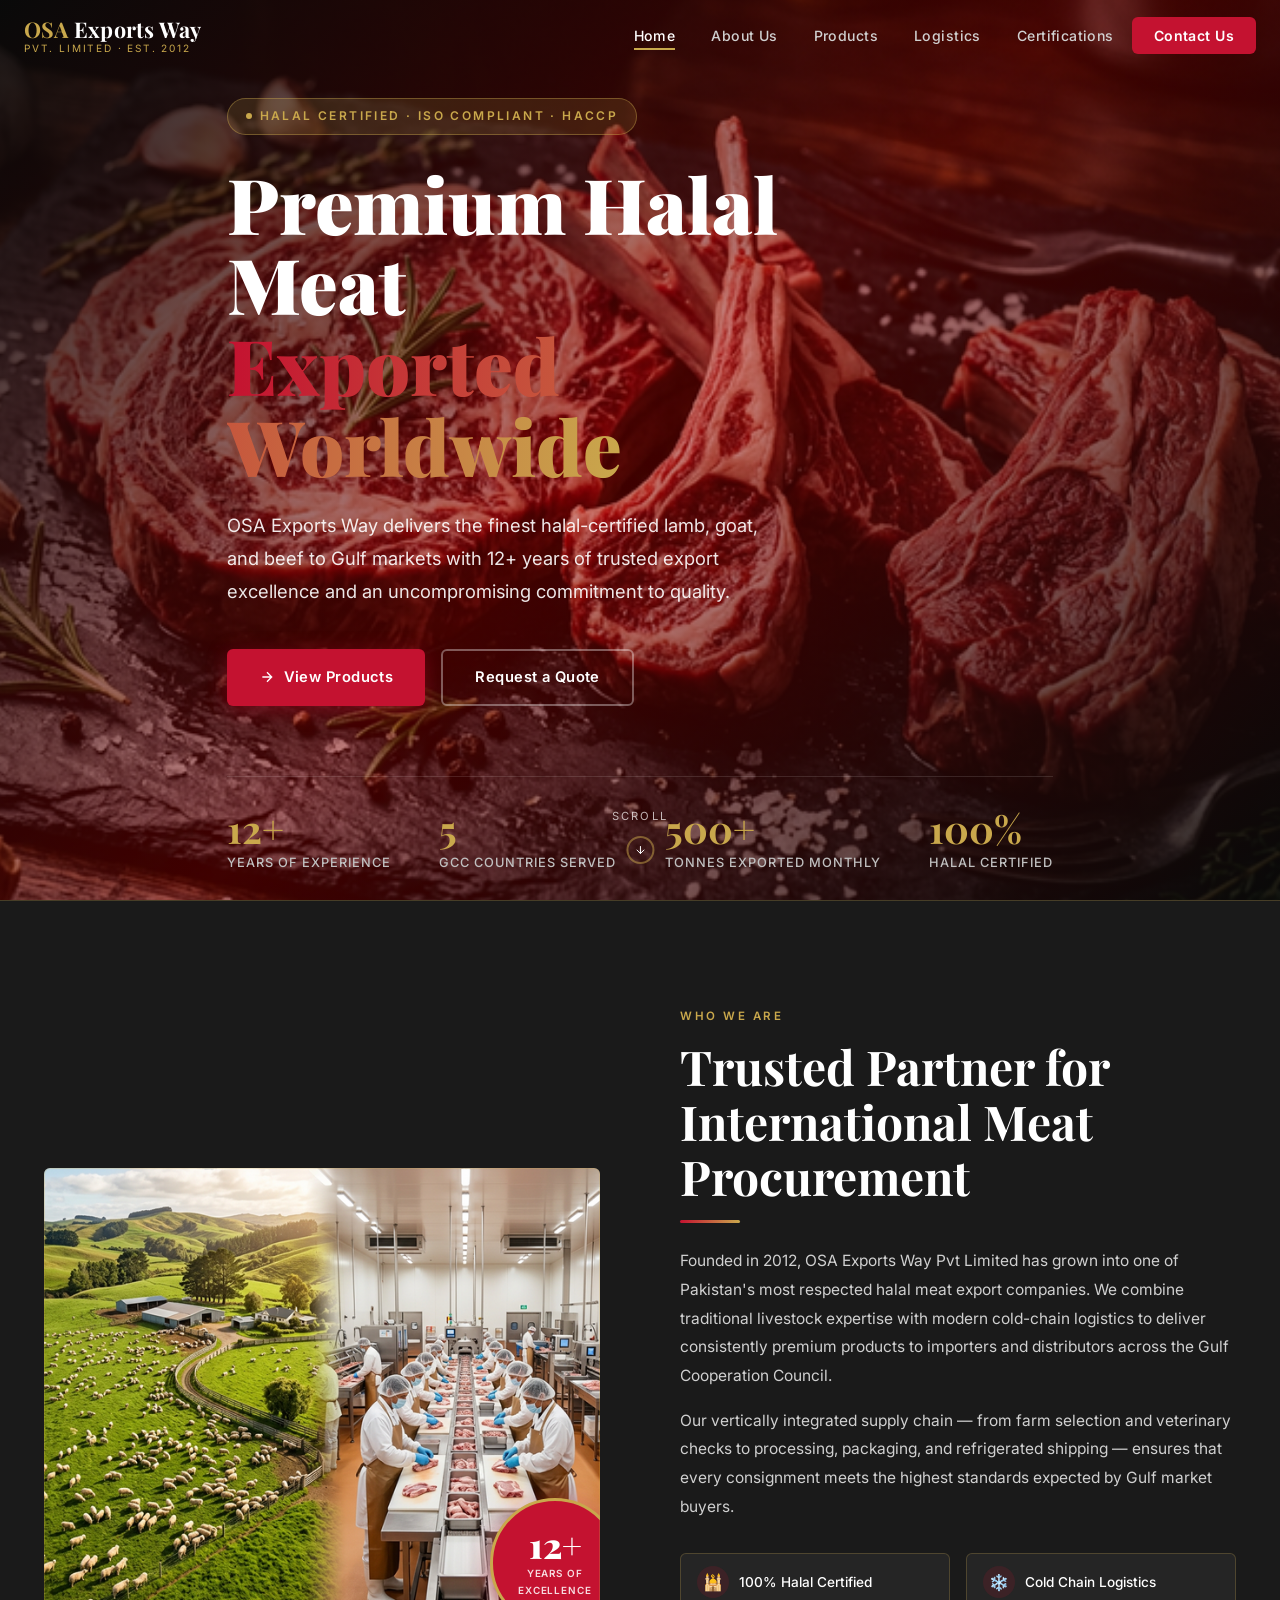
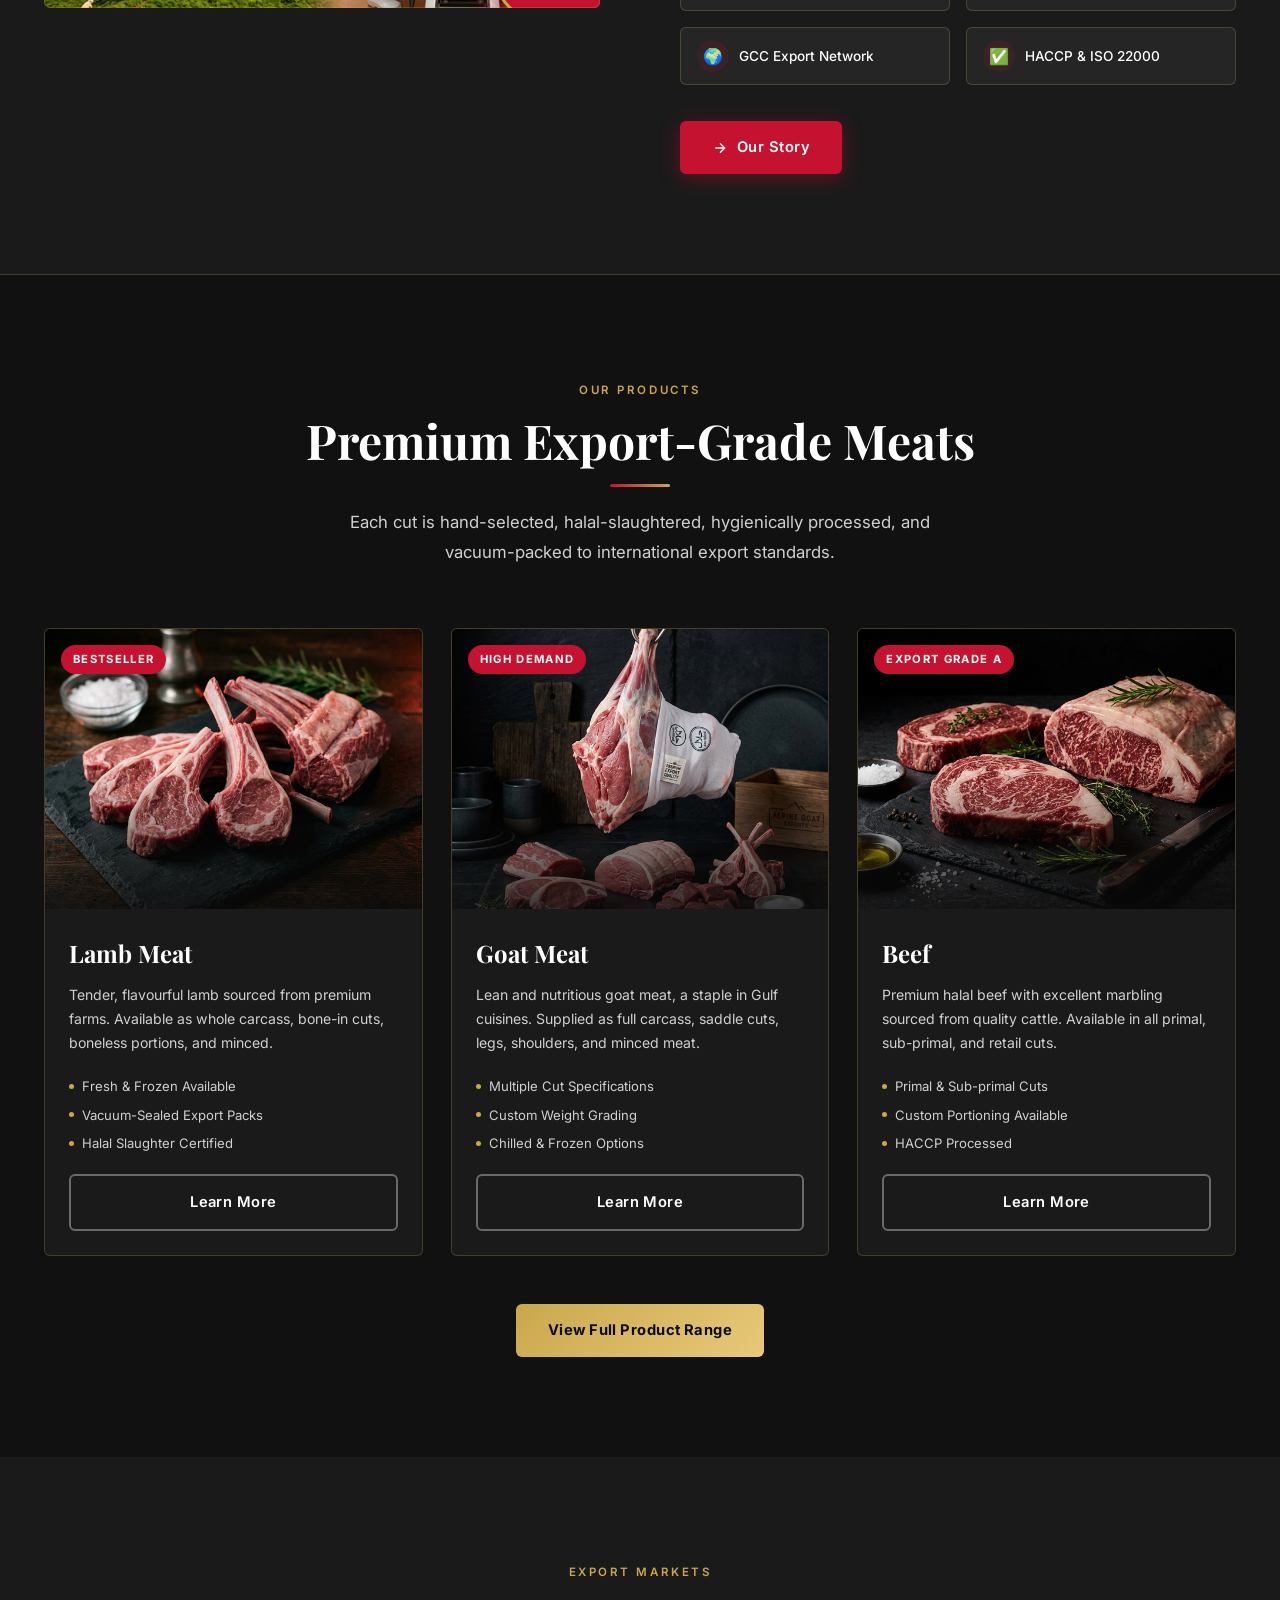
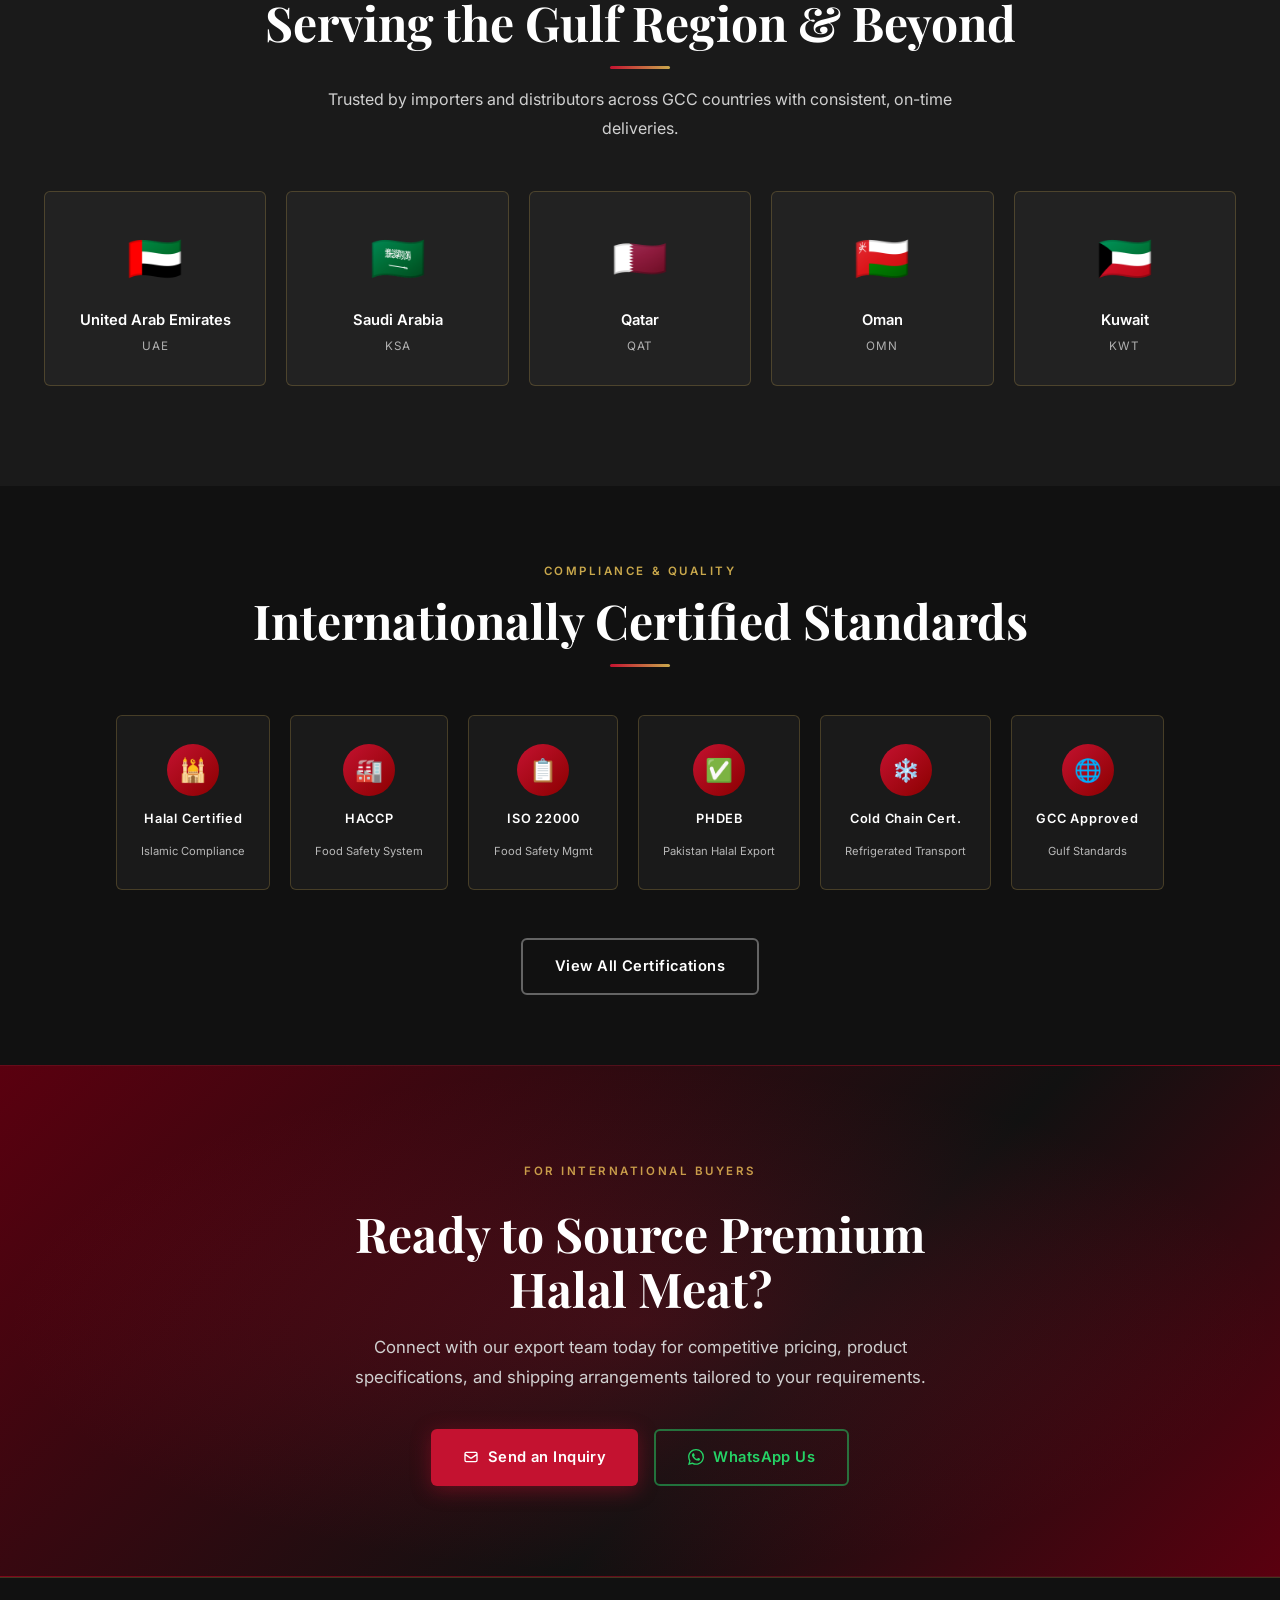
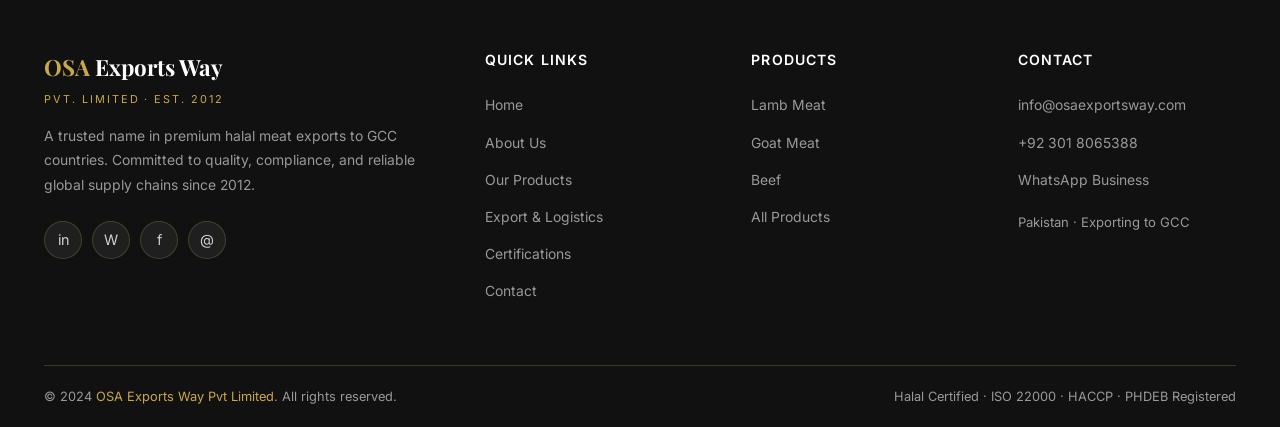
<file: index.html>
<!doctype html>
<html lang="en">
  <head>
    <meta charset="UTF-8" />
    <meta name="viewport" content="width=device-width, initial-scale=1.0" />
    <title>OSA Exports Way Pvt Limited — Premium Halal Meat Exporters</title>
    <meta
      name="description"
      content="OSA Exports Way Pvt Limited is a leading halal meat exporter supplying premium quality lamb, goat, and beef to UAE, Saudi Arabia, Qatar, Oman and Kuwait for over 12 years."
    />
    <meta
      name="keywords"
      content="halal meat export, lamb export, goat meat, beef export, meat exporter Pakistan, Gulf countries meat, UAE meat supplier, halal certified, Pakistan halal meat"
    />
    <!-- Google tag (gtag.js) -->
    <script async src="https://www.googletagmanager.com/gtag/js?id=G-NPS2VGWWHJ"></script>
    <script>
      window.dataLayer = window.dataLayer || [];
      function gtag(){dataLayer.push(arguments);}
      gtag('js', new Date());
      gtag('config', 'G-NPS2VGWWHJ');
    </script>
    <link rel="canonical" href="https://osaexportsway.com/" />
    <link rel="stylesheet" href="css/style.css" />
  </head>
  <body>
    <!-- ══ NAVIGATION ══ -->
    <nav class="navbar" id="navbar">
      <div class="nav-inner">
        <a href="index.html" class="nav-logo">
          <span class="nav-logo-main"><span>OSA</span> Exports Way</span>
          <span class="nav-logo-sub">Pvt. Limited · Est. 2012</span>
        </a>
        <ul class="nav-links" id="navLinks">
          <li><a href="index.html" class="active">Home</a></li>
          <li><a href="about.html">About Us</a></li>
          <li><a href="products.html">Products</a></li>
          <li><a href="logistics.html">Logistics</a></li>
          <li><a href="certifications.html">Certifications</a></li>
          <li><a href="contact.html" class="nav-cta">Contact Us</a></li>
        </ul>
        <button
          class="nav-toggle"
          id="navToggle"
          aria-label="Toggle navigation"
        >
          <span></span><span></span><span></span>
        </button>
      </div>
    </nav>

    <!-- ══ HERO ══ -->
    <section class="hero" id="home">
      <div class="hero-bg"></div>
      <div class="hero-overlay"></div>
      <div class="hero-content">
        <div class="hero-badge">Halal Certified · ISO Compliant · HACCP</div>
        <h1 class="hero-title">
          Premium Halal Meat<br /><em>Exported Worldwide</em>
        </h1>
        <p class="hero-description">
          OSA Exports Way delivers the finest halal-certified lamb, goat, and
          beef to Gulf markets with 12+ years of trusted export excellence and
          an uncompromising commitment to quality.
        </p>
        <div class="hero-actions">
          <a href="products.html" class="btn btn-primary">
            <svg
              viewBox="0 0 24 24"
              fill="none"
              stroke="currentColor"
              stroke-width="2"
            >
              <path d="M5 12h14M12 5l7 7-7 7" />
            </svg>
            View Products
          </a>
          <a href="contact.html" class="btn btn-outline">Request a Quote</a>
        </div>
        <div class="hero-stats">
          <div>
            <div class="hero-stat-number">
              <span data-count="12" data-suffix="+">12+</span>
            </div>
            <div class="hero-stat-label">Years of Experience</div>
          </div>
          <div>
            <div class="hero-stat-number">
              <span data-count="5" data-suffix="">5</span>
            </div>
            <div class="hero-stat-label">GCC Countries Served</div>
          </div>
          <div>
            <div class="hero-stat-number">
              <span data-count="500" data-suffix="+">500+</span>
            </div>
            <div class="hero-stat-label">Tonnes Exported Monthly</div>
          </div>
          <div>
            <div class="hero-stat-number">
              <span data-count="100" data-suffix="%">100%</span>
            </div>
            <div class="hero-stat-label">Halal Certified</div>
          </div>
        </div>
      </div>
      <div class="hero-scroll">
        <span>Scroll</span>
        <div class="scroll-arrow">
          <svg viewBox="0 0 24 24">
            <path
              d="M12 5v14M5 12l7 7 7-7"
              stroke="currentColor"
              stroke-width="2"
              fill="none"
              stroke-linecap="round"
            />
          </svg>
        </div>
      </div>
    </section>

    <!-- ══ ABOUT STRIP ══ -->
    <section class="about-strip section-pad">
      <div class="container">
        <div class="about-strip-inner">
          <div class="about-strip-img fade-up">
            <img
              src="images/about.png"
              alt="OSA Exports Way livestock farm and processing facility"
              loading="lazy"
            />
            <div class="about-strip-badge">
              <div class="badge-number">12+</div>
              <div class="badge-text">Years of<br />Excellence</div>
            </div>
          </div>
          <div class="fade-up">
            <span class="section-label">Who We Are</span>
            <h2 class="section-title">
              Trusted Partner for International Meat Procurement
            </h2>
            <div class="gold-divider left"></div>
            <p
              style="
                margin-top: 24px;
                color: var(--light-gray);
                line-height: 1.85;
                font-size: 0.97rem;
              "
            >
              Founded in 2012, OSA Exports Way Pvt Limited has grown into one of
              Pakistan's most respected halal meat export companies. We combine
              traditional livestock expertise with modern cold-chain logistics
              to deliver consistently premium products to importers and
              distributors across the Gulf Cooperation Council.
            </p>
            <p
              style="
                margin-top: 16px;
                color: var(--light-gray);
                line-height: 1.85;
                font-size: 0.97rem;
              "
            >
              Our vertically integrated supply chain — from farm selection and
              veterinary checks to processing, packaging, and refrigerated
              shipping — ensures that every consignment meets the highest
              standards expected by Gulf market buyers.
            </p>
            <div class="about-strip-features" style="margin-top: 32px">
              <div class="feature-chip">
                <div class="feature-chip-icon">🕌</div>
                100% Halal Certified
              </div>
              <div class="feature-chip">
                <div class="feature-chip-icon">❄️</div>
                Cold Chain Logistics
              </div>
              <div class="feature-chip">
                <div class="feature-chip-icon">🌍</div>
                GCC Export Network
              </div>
              <div class="feature-chip">
                <div class="feature-chip-icon">✅</div>
                HACCP &amp; ISO 22000
              </div>
            </div>
            <a
              href="about.html"
              class="btn btn-primary"
              style="margin-top: 36px"
            >
              <svg
                viewBox="0 0 24 24"
                fill="none"
                stroke="currentColor"
                stroke-width="2"
                width="16"
                height="16"
              >
                <path d="M5 12h14M12 5l7 7-7 7" />
              </svg>
              Our Story
            </a>
          </div>
        </div>
      </div>
    </section>

    <!-- ══ PRODUCTS PREVIEW ══ -->
    <section class="products-section section-pad">
      <div class="container">
        <div class="text-center fade-up">
          <span class="section-label">Our Products</span>
          <h2 class="section-title">Premium Export-Grade Meats</h2>
          <div class="gold-divider"></div>
          <p class="section-subtitle">
            Each cut is hand-selected, halal-slaughtered, hygienically
            processed, and vacuum-packed to international export standards.
          </p>
        </div>
        <div class="products-grid">
          <div class="product-card fade-up">
            <div class="product-card-img">
              <img
                src="images/product_lamb.png"
                alt="Premium Export Lamb Meat"
                loading="lazy"
              />
              <div class="product-card-overlay"></div>
              <div class="product-card-tag">Bestseller</div>
            </div>
            <div class="product-card-body">
              <h3 class="product-card-title">Lamb Meat</h3>
              <p class="product-card-desc">
                Tender, flavourful lamb sourced from premium farms. Available as
                whole carcass, bone-in cuts, boneless portions, and minced.
              </p>
              <div class="product-card-specs">
                <div class="spec-item">
                  <div class="spec-dot"></div>
                  Fresh &amp; Frozen Available
                </div>
                <div class="spec-item">
                  <div class="spec-dot"></div>
                  Vacuum-Sealed Export Packs
                </div>
                <div class="spec-item">
                  <div class="spec-dot"></div>
                  Halal Slaughter Certified
                </div>
              </div>
              <a
                href="products.html#lamb"
                class="btn btn-outline"
                style="width: 100%; justify-content: center"
                >Learn More</a
              >
            </div>
          </div>
          <div class="product-card fade-up">
            <div class="product-card-img">
              <img
                src="images/product_goat.png"
                alt="Premium Export Goat Meat"
                loading="lazy"
              />
              <div class="product-card-overlay"></div>
              <div class="product-card-tag">High Demand</div>
            </div>
            <div class="product-card-body">
              <h3 class="product-card-title">Goat Meat</h3>
              <p class="product-card-desc">
                Lean and nutritious goat meat, a staple in Gulf cuisines.
                Supplied as full carcass, saddle cuts, legs, shoulders, and
                minced meat.
              </p>
              <div class="product-card-specs">
                <div class="spec-item">
                  <div class="spec-dot"></div>
                  Multiple Cut Specifications
                </div>
                <div class="spec-item">
                  <div class="spec-dot"></div>
                  Custom Weight Grading
                </div>
                <div class="spec-item">
                  <div class="spec-dot"></div>
                  Chilled &amp; Frozen Options
                </div>
              </div>
              <a
                href="products.html#goat"
                class="btn btn-outline"
                style="width: 100%; justify-content: center"
                >Learn More</a
              >
            </div>
          </div>
          <div class="product-card fade-up">
            <div class="product-card-img">
              <img
                src="images/product_beef.png"
                alt="Premium Export Beef"
                loading="lazy"
              />
              <div class="product-card-overlay"></div>
              <div class="product-card-tag">Export Grade A</div>
            </div>
            <div class="product-card-body">
              <h3 class="product-card-title">Beef</h3>
              <p class="product-card-desc">
                Premium halal beef with excellent marbling sourced from quality
                cattle. Available in all primal, sub-primal, and retail cuts.
              </p>
              <div class="product-card-specs">
                <div class="spec-item">
                  <div class="spec-dot"></div>
                  Primal &amp; Sub-primal Cuts
                </div>
                <div class="spec-item">
                  <div class="spec-dot"></div>
                  Custom Portioning Available
                </div>
                <div class="spec-item">
                  <div class="spec-dot"></div>
                  HACCP Processed
                </div>
              </div>
              <a
                href="products.html#beef"
                class="btn btn-outline"
                style="width: 100%; justify-content: center"
                >Learn More</a
              >
            </div>
          </div>
        </div>
        <div class="text-center" style="margin-top: 48px">
          <a href="products.html" class="btn btn-gold"
            >View Full Product Range</a
          >
        </div>
      </div>
    </section>

    <!-- ══ EXPORT DESTINATIONS ══ -->
    <section class="destinations-section section-pad">
      <div class="container">
        <div class="text-center fade-up">
          <span class="section-label">Export Markets</span>
          <h2 class="section-title">Serving the Gulf Region &amp; Beyond</h2>
          <div class="gold-divider"></div>
          <p
            class="section-subtitle destinations-intro"
            style="margin-top: 16px"
          >
            Trusted by importers and distributors across GCC countries with
            consistent, on-time deliveries.
          </p>
        </div>
        <div class="destinations-grid">
          <div class="dest-card fade-up">
            <div class="dest-flag">🇦🇪</div>
            <div class="dest-name">United Arab Emirates</div>
            <div class="dest-label">UAE</div>
          </div>
          <div class="dest-card fade-up">
            <div class="dest-flag">🇸🇦</div>
            <div class="dest-name">Saudi Arabia</div>
            <div class="dest-label">KSA</div>
          </div>
          <div class="dest-card fade-up">
            <div class="dest-flag">🇶🇦</div>
            <div class="dest-name">Qatar</div>
            <div class="dest-label">QAT</div>
          </div>
          <div class="dest-card fade-up">
            <div class="dest-flag">🇴🇲</div>
            <div class="dest-name">Oman</div>
            <div class="dest-label">OMN</div>
          </div>
          <div class="dest-card fade-up">
            <div class="dest-flag">🇰🇼</div>
            <div class="dest-name">Kuwait</div>
            <div class="dest-label">KWT</div>
          </div>
        </div>
      </div>
    </section>

    <!-- ══ CERTIFICATIONS ══ -->
    <section class="certs-strip">
      <div class="container">
        <div class="text-center fade-up">
          <span class="section-label">Compliance &amp; Quality</span>
          <h2 class="section-title">Internationally Certified Standards</h2>
          <div class="gold-divider"></div>
        </div>
        <div class="certs-items">
          <div class="cert-item fade-up">
            <div class="cert-icon">🕌</div>
            <div class="cert-name">Halal Certified</div>
            <div class="cert-sub">Islamic Compliance</div>
          </div>
          <div class="cert-item fade-up">
            <div class="cert-icon">🏭</div>
            <div class="cert-name">HACCP</div>
            <div class="cert-sub">Food Safety System</div>
          </div>
          <div class="cert-item fade-up">
            <div class="cert-icon">📋</div>
            <div class="cert-name">ISO 22000</div>
            <div class="cert-sub">Food Safety Mgmt</div>
          </div>
          <div class="cert-item fade-up">
            <div class="cert-icon">✅</div>
            <div class="cert-name">PHDEB</div>
            <div class="cert-sub">Pakistan Halal Export</div>
          </div>
          <div class="cert-item fade-up">
            <div class="cert-icon">❄️</div>
            <div class="cert-name">Cold Chain Cert.</div>
            <div class="cert-sub">Refrigerated Transport</div>
          </div>
          <div class="cert-item fade-up">
            <div class="cert-icon">🌐</div>
            <div class="cert-name">GCC Approved</div>
            <div class="cert-sub">Gulf Standards</div>
          </div>
        </div>
        <div class="text-center" style="margin-top: 48px">
          <a href="certifications.html" class="btn btn-outline"
            >View All Certifications</a
          >
        </div>
      </div>
    </section>

    <!-- ══ CTA BANNER ══ -->
    <section class="cta-banner">
      <div class="container">
        <span class="section-label">For International Buyers</span>
        <h2 class="section-title" style="max-width: 640px; margin: 12px auto 0">
          Ready to Source Premium Halal Meat?
        </h2>
        <p class="section-subtitle" style="margin-top: 16px">
          Connect with our export team today for competitive pricing, product
          specifications, and shipping arrangements tailored to your
          requirements.
        </p>
        <div class="cta-actions">
          <a href="contact.html" class="btn btn-primary">
            <svg
              viewBox="0 0 24 24"
              fill="none"
              stroke="currentColor"
              stroke-width="2"
              width="16"
              height="16"
            >
              <path
                d="M3 8l7.89 5.26a2 2 0 002.22 0L21 8M5 19h14a2 2 0 002-2V7a2 2 0 00-2-2H5a2 2 0 00-2 2v10a2 2 0 002 2z"
              />
            </svg>
            Send an Inquiry
          </a>
          <a
            href="https://wa.me/923018065388"
            target="_blank"
            rel="noopener"
            class="btn btn-outline"
            style="border-color: rgba(37, 211, 102, 0.5); color: #25d366"
          >
            <svg viewBox="0 0 24 24" fill="currentColor" width="16" height="16">
              <path
                d="M17.472 14.382c-.297-.149-1.758-.867-2.03-.967-.273-.099-.471-.148-.67.15-.197.297-.767.966-.94 1.164-.173.199-.347.223-.644.075-.297-.15-1.255-.463-2.39-1.475-.883-.788-1.48-1.761-1.653-2.059-.173-.297-.018-.458.13-.606.134-.133.298-.347.446-.52.149-.174.198-.298.298-.497.099-.198.05-.371-.025-.52-.075-.149-.669-1.612-.916-2.207-.242-.579-.487-.5-.669-.51a12.8 12.8 0 00-.57-.01c-.198 0-.52.074-.792.372-.272.297-1.04 1.016-1.04 2.479 0 1.462 1.065 2.875 1.213 3.074.149.198 2.096 3.2 5.077 4.487.709.306 1.262.489 1.694.625.712.227 1.36.195 1.871.118.571-.085 1.758-.719 2.006-1.413.248-.694.248-1.289.173-1.413-.074-.124-.272-.198-.57-.347m-5.421 7.403h-.004a9.87 9.87 0 01-5.031-1.378l-.361-.214-3.741.982.998-3.648-.235-.374a9.86 9.86 0 01-1.51-5.26c.001-5.45 4.436-9.884 9.888-9.884 2.64 0 5.122 1.03 6.988 2.898a9.825 9.825 0 012.893 6.994c-.003 5.45-4.437 9.884-9.885 9.884m8.413-18.297A11.815 11.815 0 0012.05 0C5.495 0 .16 5.335.157 11.892c0 2.096.547 4.142 1.588 5.945L.057 24l6.305-1.654a11.882 11.882 0 005.683 1.448h.005c6.554 0 11.89-5.335 11.893-11.893a11.821 11.821 0 00-3.48-8.413z"
              />
            </svg>
            WhatsApp Us
          </a>
        </div>
      </div>
    </section>

    <!-- ══ FOOTER ══ -->
    <footer class="footer">
      <div class="container">
        <div class="footer-grid">
          <div>
            <div class="footer-brand-name"><span>OSA</span> Exports Way</div>
            <div class="footer-brand-tag">Pvt. Limited · Est. 2012</div>
            <p class="footer-brand-desc">
              A trusted name in premium halal meat exports to GCC countries.
              Committed to quality, compliance, and reliable global supply
              chains since 2012.
            </p>
            <div class="footer-social">
              <a href="#" class="social-btn" aria-label="LinkedIn">in</a>
              <a href="#" class="social-btn" aria-label="WhatsApp">W</a>
              <a href="#" class="social-btn" aria-label="Facebook">f</a>
              <a href="#" class="social-btn" aria-label="Email">@</a>
            </div>
          </div>
          <div>
            <div class="footer-col-title">Quick Links</div>
            <ul class="footer-col-links">
              <li><a href="index.html">Home</a></li>
              <li><a href="about.html">About Us</a></li>
              <li><a href="products.html">Our Products</a></li>
              <li><a href="logistics.html">Export &amp; Logistics</a></li>
              <li><a href="certifications.html">Certifications</a></li>
              <li><a href="contact.html">Contact</a></li>
            </ul>
          </div>
          <div>
            <div class="footer-col-title">Products</div>
            <ul class="footer-col-links">
              <li><a href="products.html#lamb">Lamb Meat</a></li>
              <li><a href="products.html#goat">Goat Meat</a></li>
              <li><a href="products.html#beef">Beef</a></li>
              <li><a href="products.html">All Products</a></li>
            </ul>
          </div>
          <div>
            <div class="footer-col-title">Contact</div>
            <ul class="footer-col-links">
              <li>
                <a href="mailto:info@osaexportsway.com"
                  >info@osaexportsway.com</a
                >
              </li>
              <li><a href="tel:+923018065388">+92 301 8065388</a></li>
              <li>
                <a
                  href="https://wa.me/923018065388"
                  target="_blank"
                  rel="noopener"
                  >WhatsApp Business</a
                >
              </li>
              <li
                style="color: var(--gray); font-size: 0.82rem; margin-top: 8px"
              >
                Pakistan · Exporting to GCC
              </li>
            </ul>
          </div>
        </div>
        <div class="footer-bottom">
          <div class="footer-bottom-text">
            © 2024 <span>OSA Exports Way Pvt Limited</span>. All rights
            reserved.
          </div>
          <div class="footer-bottom-text">
            Halal Certified · ISO 22000 · HACCP · PHDEB Registered
          </div>
        </div>
      </div>
    </footer>

    <script src="js/main.js"></script>
  </body>
</html>
</file>
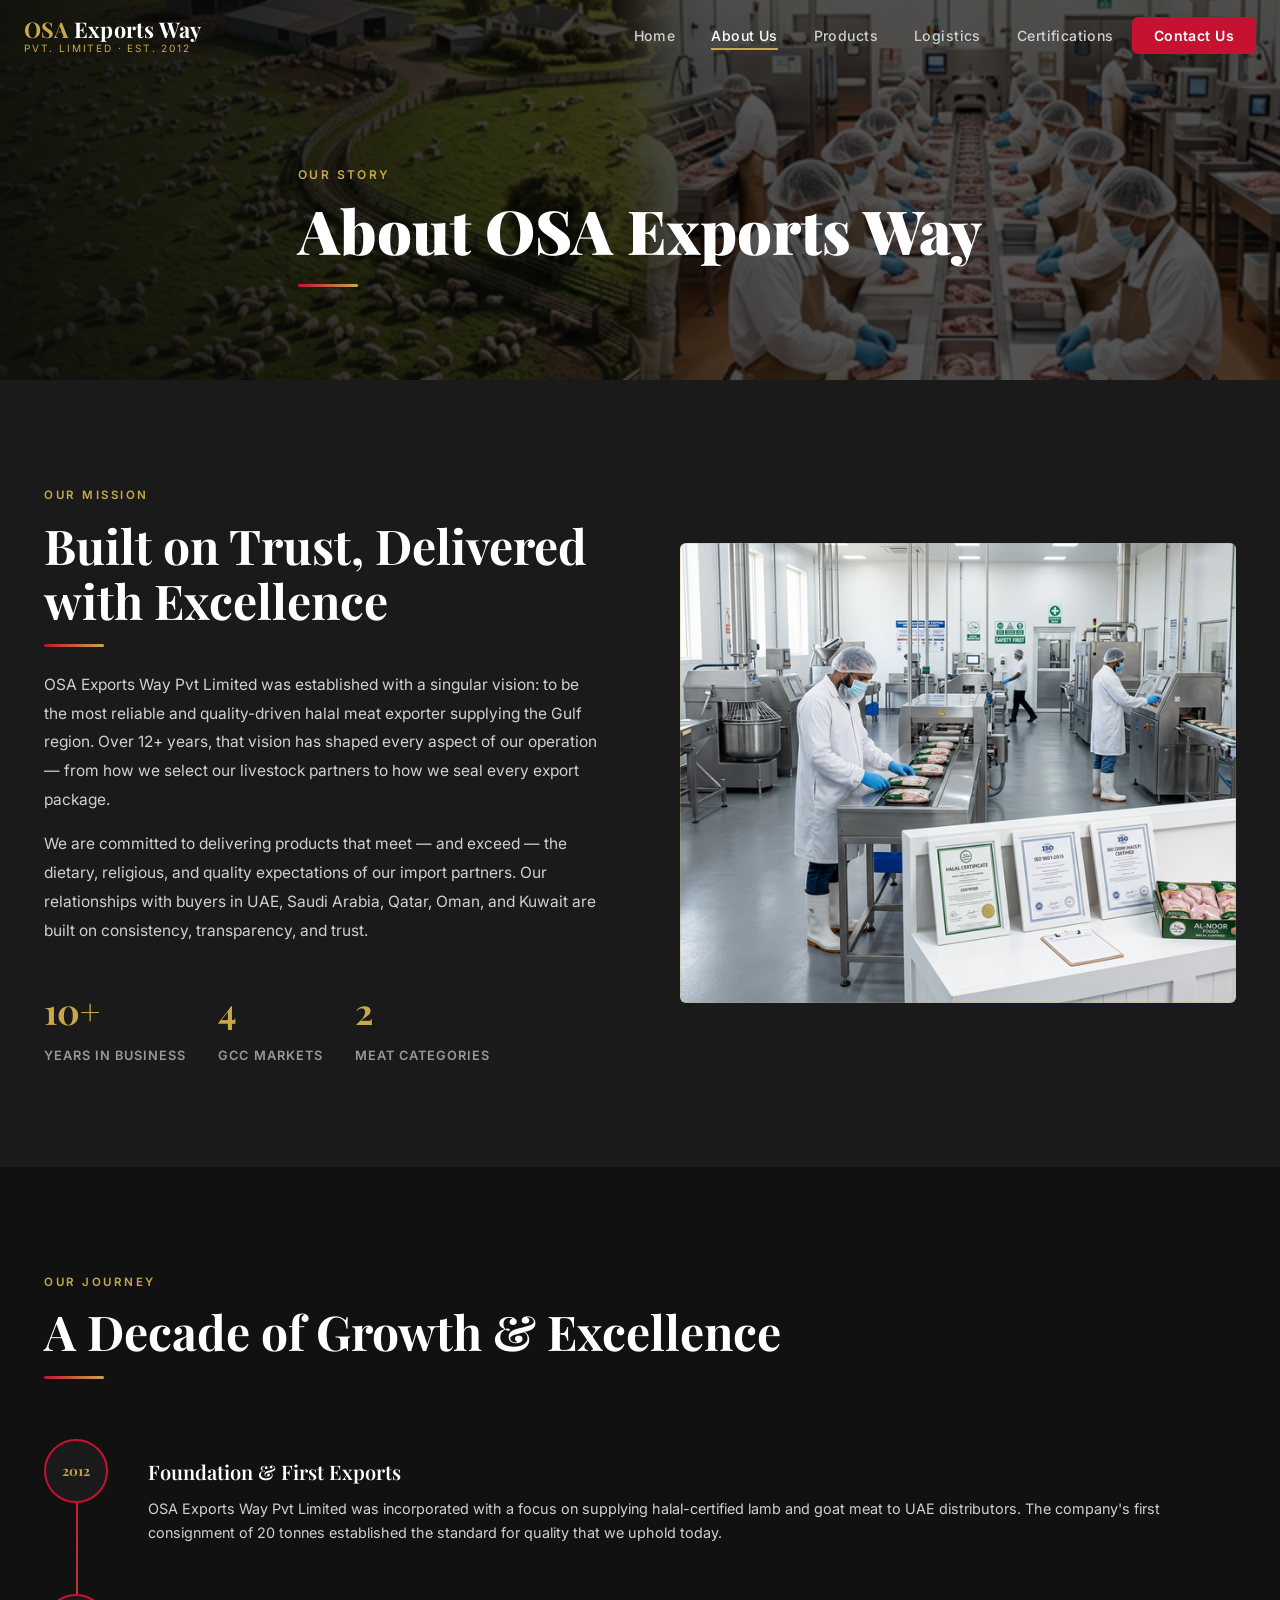
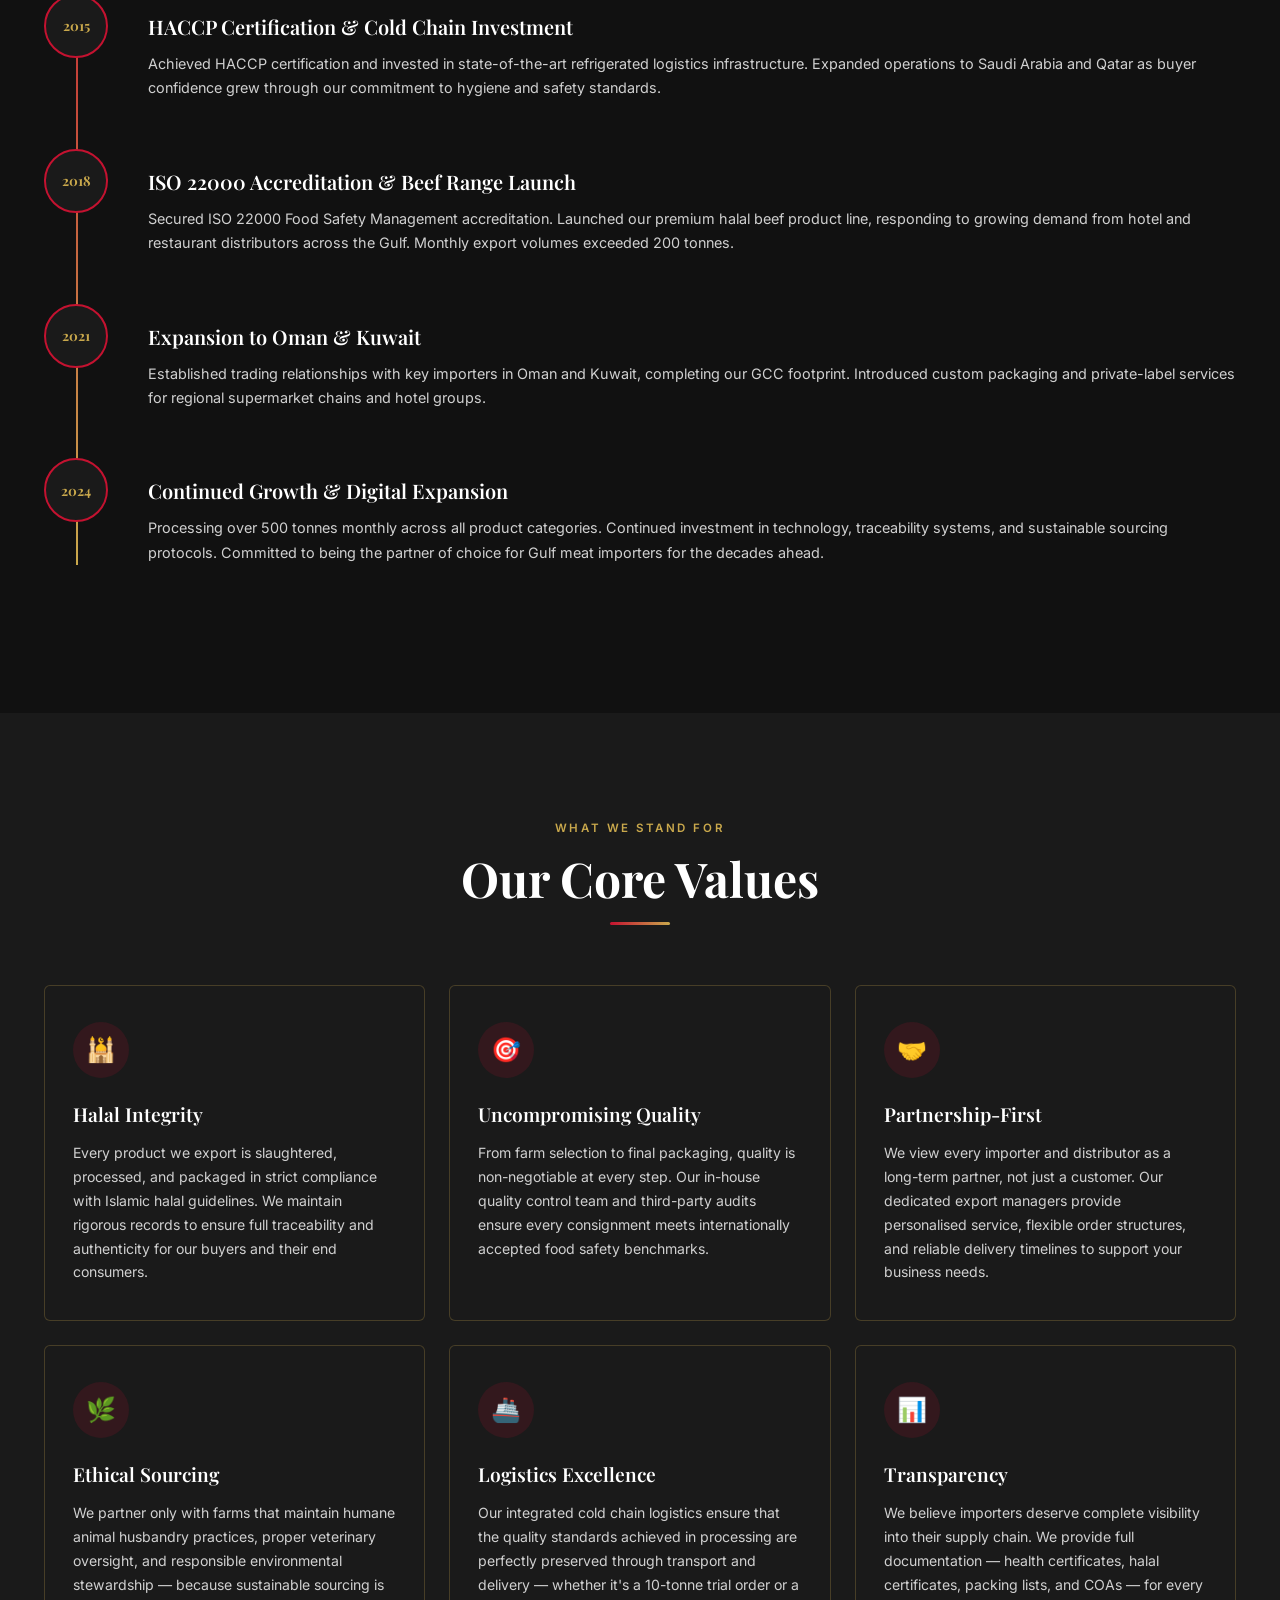
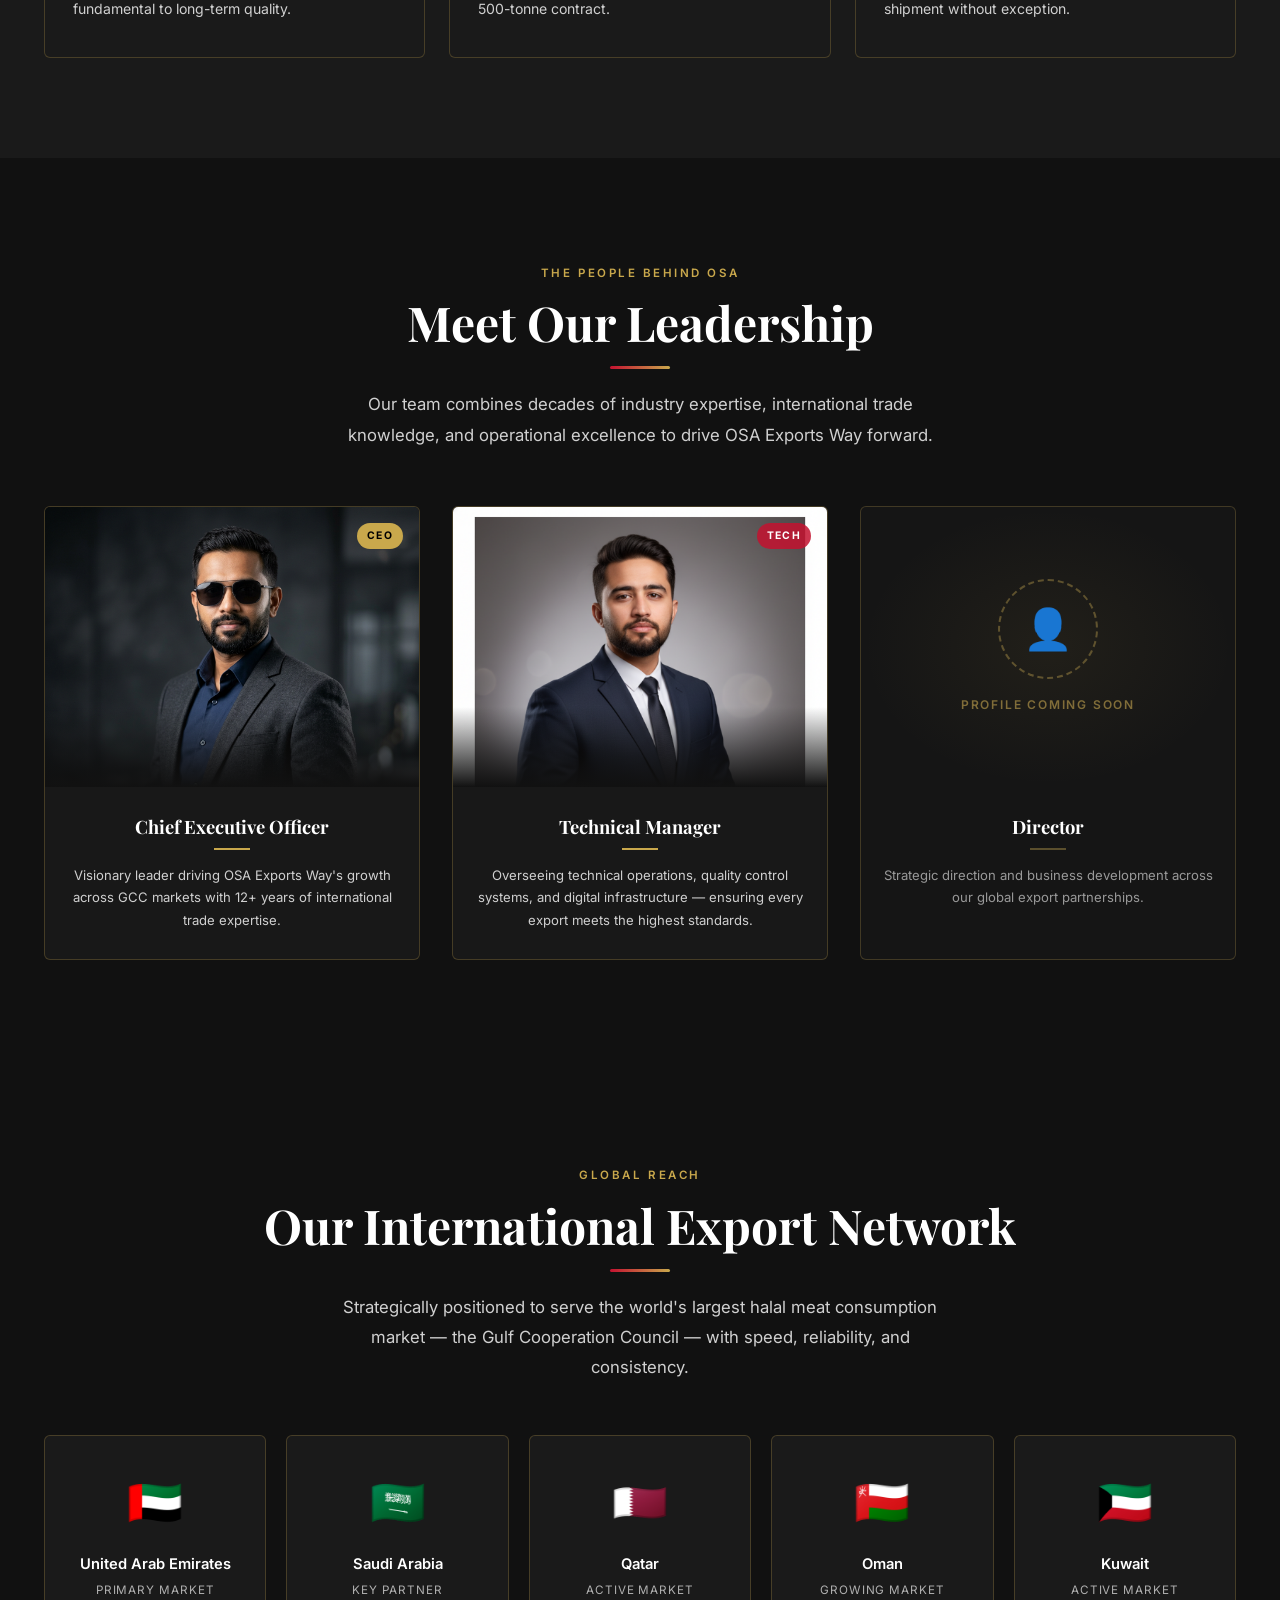
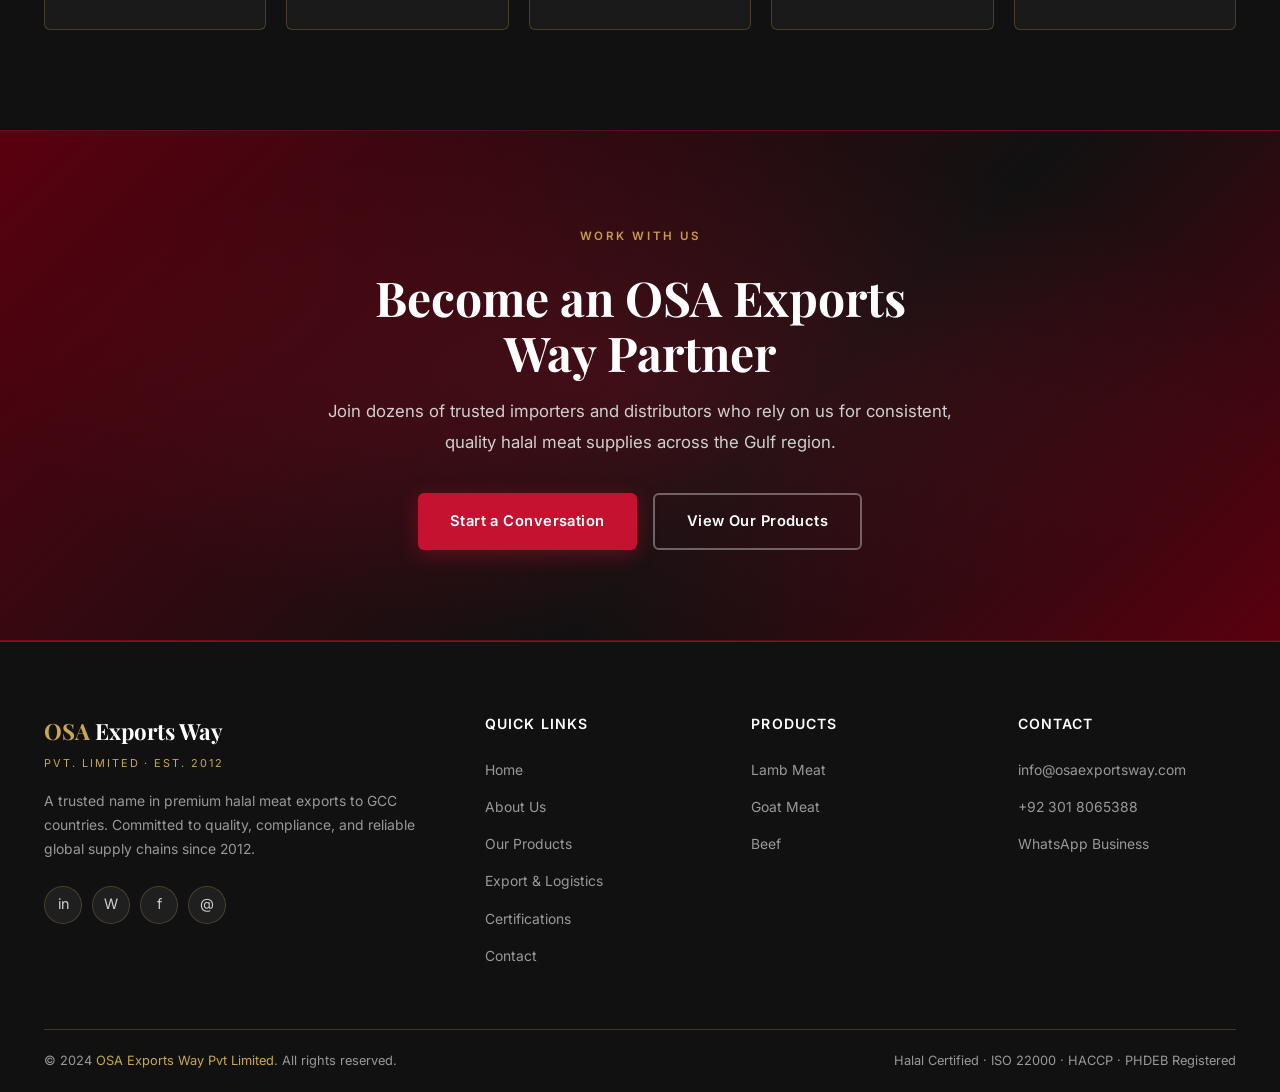
<file: about.html>
<!doctype html>
<html lang="en">
  <head>
    <meta charset="UTF-8" />
    <meta name="viewport" content="width=device-width, initial-scale=1.0" />
    <title>About Us — OSA Exports Way Pvt Limited</title>
    <meta
      name="description"
      content="Learn about OSA Exports Way Pvt Limited — 12+ years of halal meat export excellence, our mission, values, and global export network serving Gulf countries."
    />
    <!-- Google tag (gtag.js) -->
    <script async src="https://www.googletagmanager.com/gtag/js?id=G-NPS2VGWWHJ"></script>
    <script>
      window.dataLayer = window.dataLayer || [];
      function gtag(){dataLayer.push(arguments);}
      gtag('js', new Date());
      gtag('config', 'G-NPS2VGWWHJ');
    </script>
    <link rel="stylesheet" href="css/style.css" />
  </head>
  <body>
    <!-- ══ NAVIGATION ══ -->
    <nav class="navbar" id="navbar">
      <div class="nav-inner">
        <a href="index.html" class="nav-logo">
          <span class="nav-logo-main"><span>OSA</span> Exports Way</span>
          <span class="nav-logo-sub">Pvt. Limited · Est. 2012</span>
        </a>
        <ul class="nav-links" id="navLinks">
          <li><a href="index.html">Home</a></li>
          <li><a href="about.html" class="active">About Us</a></li>
          <li><a href="products.html">Products</a></li>
          <li><a href="logistics.html">Logistics</a></li>
          <li><a href="certifications.html">Certifications</a></li>
          <li><a href="contact.html" class="nav-cta">Contact Us</a></li>
        </ul>
        <button
          class="nav-toggle"
          id="navToggle"
          aria-label="Toggle navigation"
        >
          <span></span><span></span><span></span>
        </button>
      </div>
    </nav>

    <!-- ══ PAGE HERO ══ -->
    <section class="page-hero">
      <div
        class="page-hero-bg"
        style="background-image: url(&quot;images/about.png&quot;)"
      ></div>
      <div class="page-hero-overlay"></div>
      <div class="page-hero-content">
        <div class="page-hero-label">Our Story</div>
        <h1 class="page-hero-title">About OSA Exports Way</h1>
        <div class="page-hero-line"></div>
      </div>
    </section>

    <!-- ══ MISSION & OVERVIEW ══ -->
    <section class="section-pad" style="background: var(--dark2)">
      <div class="container">
        <div class="about-strip-inner">
          <div class="fade-up">
            <span class="section-label">Our Mission</span>
            <h2 class="section-title">
              Built on Trust, Delivered with Excellence
            </h2>
            <div class="gold-divider left"></div>
            <p
              style="
                margin-top: 24px;
                color: var(--light-gray);
                line-height: 1.85;
                font-size: 0.97rem;
              "
            >
              OSA Exports Way Pvt Limited was established with a singular
              vision: to be the most reliable and quality-driven halal meat
              exporter supplying the Gulf region. Over 12+ years, that vision
              has shaped every aspect of our operation — from how we select our
              livestock partners to how we seal every export package.
            </p>
            <p
              style="
                margin-top: 16px;
                color: var(--light-gray);
                line-height: 1.85;
                font-size: 0.97rem;
              "
            >
              We are committed to delivering products that meet — and exceed —
              the dietary, religious, and quality expectations of our import
              partners. Our relationships with buyers in UAE, Saudi Arabia,
              Qatar, Oman, and Kuwait are built on consistency, transparency,
              and trust.
            </p>
            <div
              style="
                display: flex;
                gap: 32px;
                margin-top: 36px;
                flex-wrap: wrap;
              "
            >
              <div>
                <div
                  style="
                    font-family: var(--font-display);
                    font-size: 2.2rem;
                    font-weight: 700;
                    color: var(--gold);
                  "
                  data-count="12"
                  data-suffix="+"
                >
                  12+
                </div>
                <div
                  style="
                    font-size: 0.8rem;
                    font-weight: 600;
                    letter-spacing: 0.08em;
                    text-transform: uppercase;
                    color: var(--gray);
                    margin-top: 4px;
                  "
                >
                  Years in Business
                </div>
              </div>
              <div>
                <div
                  style="
                    font-family: var(--font-display);
                    font-size: 2.2rem;
                    font-weight: 700;
                    color: var(--gold);
                  "
                  data-count="5"
                  data-suffix=""
                >
                  5
                </div>
                <div
                  style="
                    font-size: 0.8rem;
                    font-weight: 600;
                    letter-spacing: 0.08em;
                    text-transform: uppercase;
                    color: var(--gray);
                    margin-top: 4px;
                  "
                >
                  GCC Markets
                </div>
              </div>
              <div>
                <div
                  style="
                    font-family: var(--font-display);
                    font-size: 2.2rem;
                    font-weight: 700;
                    color: var(--gold);
                  "
                  data-count="3"
                  data-suffix=""
                >
                  3
                </div>
                <div
                  style="
                    font-size: 0.8rem;
                    font-weight: 600;
                    letter-spacing: 0.08em;
                    text-transform: uppercase;
                    color: var(--gray);
                    margin-top: 4px;
                  "
                >
                  Meat Categories
                </div>
              </div>
            </div>
          </div>
          <div class="about-strip-img fade-up" style="height: 460px">
            <img
              src="images/certifications.png"
              alt="Halal certified meat processing facility"
              loading="lazy"
            />
          </div>
        </div>
      </div>
    </section>

    <!-- ══ COMPANY HISTORY TIMELINE ══ -->
    <section class="section-pad" style="background: var(--dark)">
      <div class="container">
        <div class="fade-up">
          <span class="section-label">Our Journey</span>
          <h2 class="section-title">A Decade of Growth &amp; Excellence</h2>
          <div class="gold-divider left"></div>
        </div>
        <div class="timeline">
          <div class="timeline-item fade-up">
            <div class="timeline-dot">2012</div>
            <div class="timeline-body">
              <div class="timeline-title">Foundation &amp; First Exports</div>
              <div class="timeline-text">
                OSA Exports Way Pvt Limited was incorporated with a focus on
                supplying halal-certified lamb and goat meat to UAE
                distributors. The company's first consignment of 20 tonnes
                established the standard for quality that we uphold today.
              </div>
            </div>
          </div>
          <div class="timeline-item fade-up">
            <div class="timeline-dot">2015</div>
            <div class="timeline-body">
              <div class="timeline-title">
                HACCP Certification &amp; Cold Chain Investment
              </div>
              <div class="timeline-text">
                Achieved HACCP certification and invested in state-of-the-art
                refrigerated logistics infrastructure. Expanded operations to
                Saudi Arabia and Qatar as buyer confidence grew through our
                commitment to hygiene and safety standards.
              </div>
            </div>
          </div>
          <div class="timeline-item fade-up">
            <div class="timeline-dot">2018</div>
            <div class="timeline-body">
              <div class="timeline-title">
                ISO 22000 Accreditation &amp; Beef Range Launch
              </div>
              <div class="timeline-text">
                Secured ISO 22000 Food Safety Management accreditation. Launched
                our premium halal beef product line, responding to growing
                demand from hotel and restaurant distributors across the Gulf.
                Monthly export volumes exceeded 200 tonnes.
              </div>
            </div>
          </div>
          <div class="timeline-item fade-up">
            <div class="timeline-dot">2021</div>
            <div class="timeline-body">
              <div class="timeline-title">Expansion to Oman &amp; Kuwait</div>
              <div class="timeline-text">
                Established trading relationships with key importers in Oman and
                Kuwait, completing our GCC footprint. Introduced custom
                packaging and private-label services for regional supermarket
                chains and hotel groups.
              </div>
            </div>
          </div>
          <div class="timeline-item fade-up">
            <div class="timeline-dot">2024</div>
            <div class="timeline-body">
              <div class="timeline-title">
                Continued Growth &amp; Digital Expansion
              </div>
              <div class="timeline-text">
                Processing over 500 tonnes monthly across all product
                categories. Continued investment in technology, traceability
                systems, and sustainable sourcing protocols. Committed to being
                the partner of choice for Gulf meat importers for the decades
                ahead.
              </div>
            </div>
          </div>
        </div>
      </div>
    </section>

    <!-- ══ CORE VALUES ══ -->
    <section class="section-pad" style="background: var(--dark2)">
      <div class="container">
        <div class="text-center fade-up">
          <span class="section-label">What We Stand For</span>
          <h2 class="section-title">Our Core Values</h2>
          <div class="gold-divider"></div>
        </div>
        <div class="values-grid">
          <div class="value-card fade-up">
            <div class="value-icon">🕌</div>
            <div class="value-title">Halal Integrity</div>
            <div class="value-text">
              Every product we export is slaughtered, processed, and packaged in
              strict compliance with Islamic halal guidelines. We maintain
              rigorous records to ensure full traceability and authenticity for
              our buyers and their end consumers.
            </div>
          </div>
          <div class="value-card fade-up">
            <div class="value-icon">🎯</div>
            <div class="value-title">Uncompromising Quality</div>
            <div class="value-text">
              From farm selection to final packaging, quality is non-negotiable
              at every step. Our in-house quality control team and third-party
              audits ensure every consignment meets internationally accepted
              food safety benchmarks.
            </div>
          </div>
          <div class="value-card fade-up">
            <div class="value-icon">🤝</div>
            <div class="value-title">Partnership-First</div>
            <div class="value-text">
              We view every importer and distributor as a long-term partner, not
              just a customer. Our dedicated export managers provide
              personalised service, flexible order structures, and reliable
              delivery timelines to support your business needs.
            </div>
          </div>
          <div class="value-card fade-up">
            <div class="value-icon">🌿</div>
            <div class="value-title">Ethical Sourcing</div>
            <div class="value-text">
              We partner only with farms that maintain humane animal husbandry
              practices, proper veterinary oversight, and responsible
              environmental stewardship — because sustainable sourcing is
              fundamental to long-term quality.
            </div>
          </div>
          <div class="value-card fade-up">
            <div class="value-icon">🚢</div>
            <div class="value-title">Logistics Excellence</div>
            <div class="value-text">
              Our integrated cold chain logistics ensure that the quality
              standards achieved in processing are perfectly preserved through
              transport and delivery — whether it's a 10-tonne trial order or a
              500-tonne contract.
            </div>
          </div>
          <div class="value-card fade-up">
            <div class="value-icon">📊</div>
            <div class="value-title">Transparency</div>
            <div class="value-text">
              We believe importers deserve complete visibility into their supply
              chain. We provide full documentation — health certificates, halal
              certificates, packing lists, and COAs — for every shipment without
              exception.
            </div>
          </div>
        </div>
      </div>
    </section>

    <!-- ══ LEADERSHIP TEAM ══ -->
    <section class="section-pad" style="background: var(--dark)">
      <div class="container">
        <div class="text-center fade-up">
          <span class="section-label">The People Behind OSA</span>
          <h2 class="section-title">Meet Our Leadership</h2>
          <div class="gold-divider"></div>
          <p class="section-subtitle">
            Our team combines decades of industry expertise, international trade
            knowledge, and operational excellence to drive OSA Exports Way
            forward.
          </p>
        </div>

        <div
          class="team-grid"
          style="
            display: grid;
            grid-template-columns: repeat(3, 1fr);
            gap: 32px;
            margin-top: 56px;
          "
        >
          <!-- CEO -->
          <div
            class="team-card fade-up"
            style="
              background: rgba(255, 255, 255, 0.03);
              border: 1px solid var(--border);
              border-radius: var(--radius);
              overflow: hidden;
              text-align: center;
              transition:
                transform 0.3s ease,
                box-shadow 0.3s ease;
              position: relative;
            "
          >
            <div style="position: relative; overflow: hidden; height: 280px">
              <img
                src="images/team_ceo.png"
                alt="CEO — OSA Exports Way"
                style="
                  width: 100%;
                  height: 100%;
                  object-fit: cover;
                  object-position: center top;
                  transition: transform 0.4s ease;
                "
              />
              <div
                style="
                  position: absolute;
                  bottom: 0;
                  left: 0;
                  right: 0;
                  height: 80px;
                  background: linear-gradient(transparent, var(--dark));
                "
              ></div>
              <div
                style="
                  position: absolute;
                  top: 16px;
                  right: 16px;
                  background: var(--gold);
                  color: #000;
                  font-size: 0.65rem;
                  font-weight: 700;
                  letter-spacing: 0.12em;
                  text-transform: uppercase;
                  padding: 4px 10px;
                  border-radius: 20px;
                "
              >
                CEO
              </div>
            </div>
            <div style="padding: 24px 20px 28px">
              <div
                style="
                  font-family: var(--font-display);
                  font-size: 1.15rem;
                  font-weight: 700;
                  color: var(--white);
                  margin-bottom: 6px;
                "
              >
                Chief Executive Officer
              </div>
              <div
                style="
                  width: 36px;
                  height: 2px;
                  background: var(--gold);
                  margin: 0 auto 14px;
                "
              ></div>
              <p
                style="
                  font-size: 0.82rem;
                  color: var(--light-gray);
                  line-height: 1.7;
                "
              >
                Visionary leader driving OSA Exports Way's growth across GCC
                markets with 12+ years of international trade expertise.
              </p>
            </div>
          </div>

          <!-- Technical Manager (User) -->
          <div
            class="team-card fade-up"
            style="
              background: rgba(255, 255, 255, 0.03);
              border: 1px solid var(--border);
              border-radius: var(--radius);
              overflow: hidden;
              text-align: center;
              transition:
                transform 0.3s ease,
                box-shadow 0.3s ease;
              position: relative;
            "
          >
            <div style="position: relative; overflow: hidden; height: 280px">
              <img
                src="images/team_manager.png"
                alt="Technical Manager — OSA Exports Way"
                style="
                  width: 100%;
                  height: 100%;
                  object-fit: cover;
                  object-position: center top;
                  transition: transform 0.4s ease;
                "
              />
              <div
                style="
                  position: absolute;
                  bottom: 0;
                  left: 0;
                  right: 0;
                  height: 80px;
                  background: linear-gradient(transparent, var(--dark));
                "
              ></div>
              <div
                style="
                  position: absolute;
                  top: 16px;
                  right: 16px;
                  background: rgba(196, 18, 48, 0.85);
                  color: #fff;
                  font-size: 0.65rem;
                  font-weight: 700;
                  letter-spacing: 0.12em;
                  text-transform: uppercase;
                  padding: 4px 10px;
                  border-radius: 20px;
                "
              >
                TECH
              </div>
            </div>
            <div style="padding: 24px 20px 28px">
              <div
                style="
                  font-family: var(--font-display);
                  font-size: 1.15rem;
                  font-weight: 700;
                  color: var(--white);
                  margin-bottom: 6px;
                "
              >
                Technical Manager
              </div>
              <div
                style="
                  width: 36px;
                  height: 2px;
                  background: var(--gold);
                  margin: 0 auto 14px;
                "
              ></div>
              <p
                style="
                  font-size: 0.82rem;
                  color: var(--light-gray);
                  line-height: 1.7;
                "
              >
                Overseeing technical operations, quality control systems, and
                digital infrastructure — ensuring every export meets the highest
                standards.
              </p>
            </div>
          </div>

          <!-- Director — Coming Soon placeholder -->
          <div
            class="team-card fade-up"
            style="
              background: rgba(255, 255, 255, 0.02);
              border: 1px solid rgba(196, 165, 80, 0.25);
              border-radius: var(--radius);
              overflow: hidden;
              text-align: center;
              position: relative;
            "
          >
            <div
              style="
                height: 280px;
                display: flex;
                flex-direction: column;
                align-items: center;
                justify-content: center;
                background: radial-gradient(
                  ellipse at center,
                  rgba(196, 165, 80, 0.07) 0%,
                  transparent 70%
                );
              "
            >
              <div
                style="
                  width: 100px;
                  height: 100px;
                  border-radius: 50%;
                  border: 2px dashed rgba(196, 165, 80, 0.4);
                  display: flex;
                  align-items: center;
                  justify-content: center;
                  font-size: 2.5rem;
                  margin-bottom: 16px;
                  animation: pulse-soft 3s ease-in-out infinite;
                "
              >
                👤
              </div>
              <div
                style="
                  font-size: 0.75rem;
                  font-weight: 600;
                  letter-spacing: 0.15em;
                  text-transform: uppercase;
                  color: rgba(196, 165, 80, 0.6);
                "
              >
                Profile Coming Soon
              </div>
            </div>
            <div style="padding: 24px 20px 28px">
              <div
                style="
                  font-family: var(--font-display);
                  font-size: 1.15rem;
                  font-weight: 700;
                  color: var(--white);
                  margin-bottom: 6px;
                "
              >
                Director
              </div>
              <div
                style="
                  width: 36px;
                  height: 2px;
                  background: rgba(196, 165, 80, 0.4);
                  margin: 0 auto 14px;
                "
              ></div>
              <p
                style="font-size: 0.82rem; color: var(--gray); line-height: 1.7"
              >
                Strategic direction and business development across our global
                export partnerships.
              </p>
            </div>
          </div>
        </div>
      </div>
    </section>
    <style>
      .team-card:hover {
        transform: translateY(-6px);
        box-shadow: 0 20px 48px rgba(0, 0, 0, 0.4);
      }
      .team-card:hover img {
        transform: scale(1.05);
      }
      @media (max-width: 768px) {
        .team-grid {
          grid-template-columns: 1fr !important;
        }
      }
      @keyframes pulse-soft {
        0%,
        100% {
          box-shadow: 0 0 0 0 rgba(196, 165, 80, 0.25);
        }
        50% {
          box-shadow: 0 0 20px 8px rgba(196, 165, 80, 0.12);
        }
      }
    </style>

    <!-- ══ GLOBAL NETWORK ══ -->
    <section class="section-pad" style="background: var(--dark)">
      <div class="container">
        <div class="text-center fade-up">
          <span class="section-label">Global Reach</span>
          <h2 class="section-title">Our International Export Network</h2>
          <div class="gold-divider"></div>
          <p class="section-subtitle">
            Strategically positioned to serve the world's largest halal meat
            consumption market — the Gulf Cooperation Council — with speed,
            reliability, and consistency.
          </p>
        </div>
        <div class="destinations-grid" style="margin-top: 52px">
          <div class="dest-card fade-up">
            <div class="dest-flag">🇦🇪</div>
            <div class="dest-name">United Arab Emirates</div>
            <div class="dest-label">Primary Market</div>
          </div>
          <div class="dest-card fade-up">
            <div class="dest-flag">🇸🇦</div>
            <div class="dest-name">Saudi Arabia</div>
            <div class="dest-label">Key Partner</div>
          </div>
          <div class="dest-card fade-up">
            <div class="dest-flag">🇶🇦</div>
            <div class="dest-name">Qatar</div>
            <div class="dest-label">Active Market</div>
          </div>
          <div class="dest-card fade-up">
            <div class="dest-flag">🇴🇲</div>
            <div class="dest-name">Oman</div>
            <div class="dest-label">Growing Market</div>
          </div>
          <div class="dest-card fade-up">
            <div class="dest-flag">🇰🇼</div>
            <div class="dest-name">Kuwait</div>
            <div class="dest-label">Active Market</div>
          </div>
        </div>
      </div>
    </section>

    <!-- ══ CTA ══ -->
    <section class="cta-banner">
      <div class="container">
        <span class="section-label">Work With Us</span>
        <h2 class="section-title" style="max-width: 600px; margin: 12px auto 0">
          Become an OSA Exports Way Partner
        </h2>
        <p class="section-subtitle" style="margin-top: 16px">
          Join dozens of trusted importers and distributors who rely on us for
          consistent, quality halal meat supplies across the Gulf region.
        </p>
        <div class="cta-actions">
          <a href="contact.html" class="btn btn-primary"
            >Start a Conversation</a
          >
          <a href="products.html" class="btn btn-outline">View Our Products</a>
        </div>
      </div>
    </section>

    <!-- ══ FOOTER ══ -->
    <footer class="footer">
      <div class="container">
        <div class="footer-grid">
          <div>
            <div class="footer-brand-name"><span>OSA</span> Exports Way</div>
            <div class="footer-brand-tag">Pvt. Limited · Est. 2012</div>
            <p class="footer-brand-desc">
              A trusted name in premium halal meat exports to GCC countries.
              Committed to quality, compliance, and reliable global supply
              chains since 2012.
            </p>
            <div class="footer-social">
              <a href="#" class="social-btn" aria-label="LinkedIn">in</a>
              <a href="#" class="social-btn" aria-label="WhatsApp">W</a>
              <a href="#" class="social-btn" aria-label="Facebook">f</a>
              <a href="#" class="social-btn" aria-label="Email">@</a>
            </div>
          </div>
          <div>
            <div class="footer-col-title">Quick Links</div>
            <ul class="footer-col-links">
              <li><a href="index.html">Home</a></li>
              <li><a href="about.html">About Us</a></li>
              <li><a href="products.html">Our Products</a></li>
              <li><a href="logistics.html">Export &amp; Logistics</a></li>
              <li><a href="certifications.html">Certifications</a></li>
              <li><a href="contact.html">Contact</a></li>
            </ul>
          </div>
          <div>
            <div class="footer-col-title">Products</div>
            <ul class="footer-col-links">
              <li><a href="products.html#lamb">Lamb Meat</a></li>
              <li><a href="products.html#goat">Goat Meat</a></li>
              <li><a href="products.html#beef">Beef</a></li>
            </ul>
          </div>
          <div>
            <div class="footer-col-title">Contact</div>
            <ul class="footer-col-links">
              <li>
                <a href="mailto:info@osaexportsway.com"
                  >info@osaexportsway.com</a
                >
              </li>
              <li><a href="tel:+923018065388">+92 301 8065388</a></li>
              <li>
                <a
                  href="https://wa.me/923018065388"
                  target="_blank"
                  rel="noopener"
                  >WhatsApp Business</a
                >
              </li>
            </ul>
          </div>
        </div>
        <div class="footer-bottom">
          <div class="footer-bottom-text">
            © 2024 <span>OSA Exports Way Pvt Limited</span>. All rights
            reserved.
          </div>
          <div class="footer-bottom-text">
            Halal Certified · ISO 22000 · HACCP · PHDEB Registered
          </div>
        </div>
      </div>
    </footer>
    <script src="js/main.js"></script>
  </body>
</html>
</file>
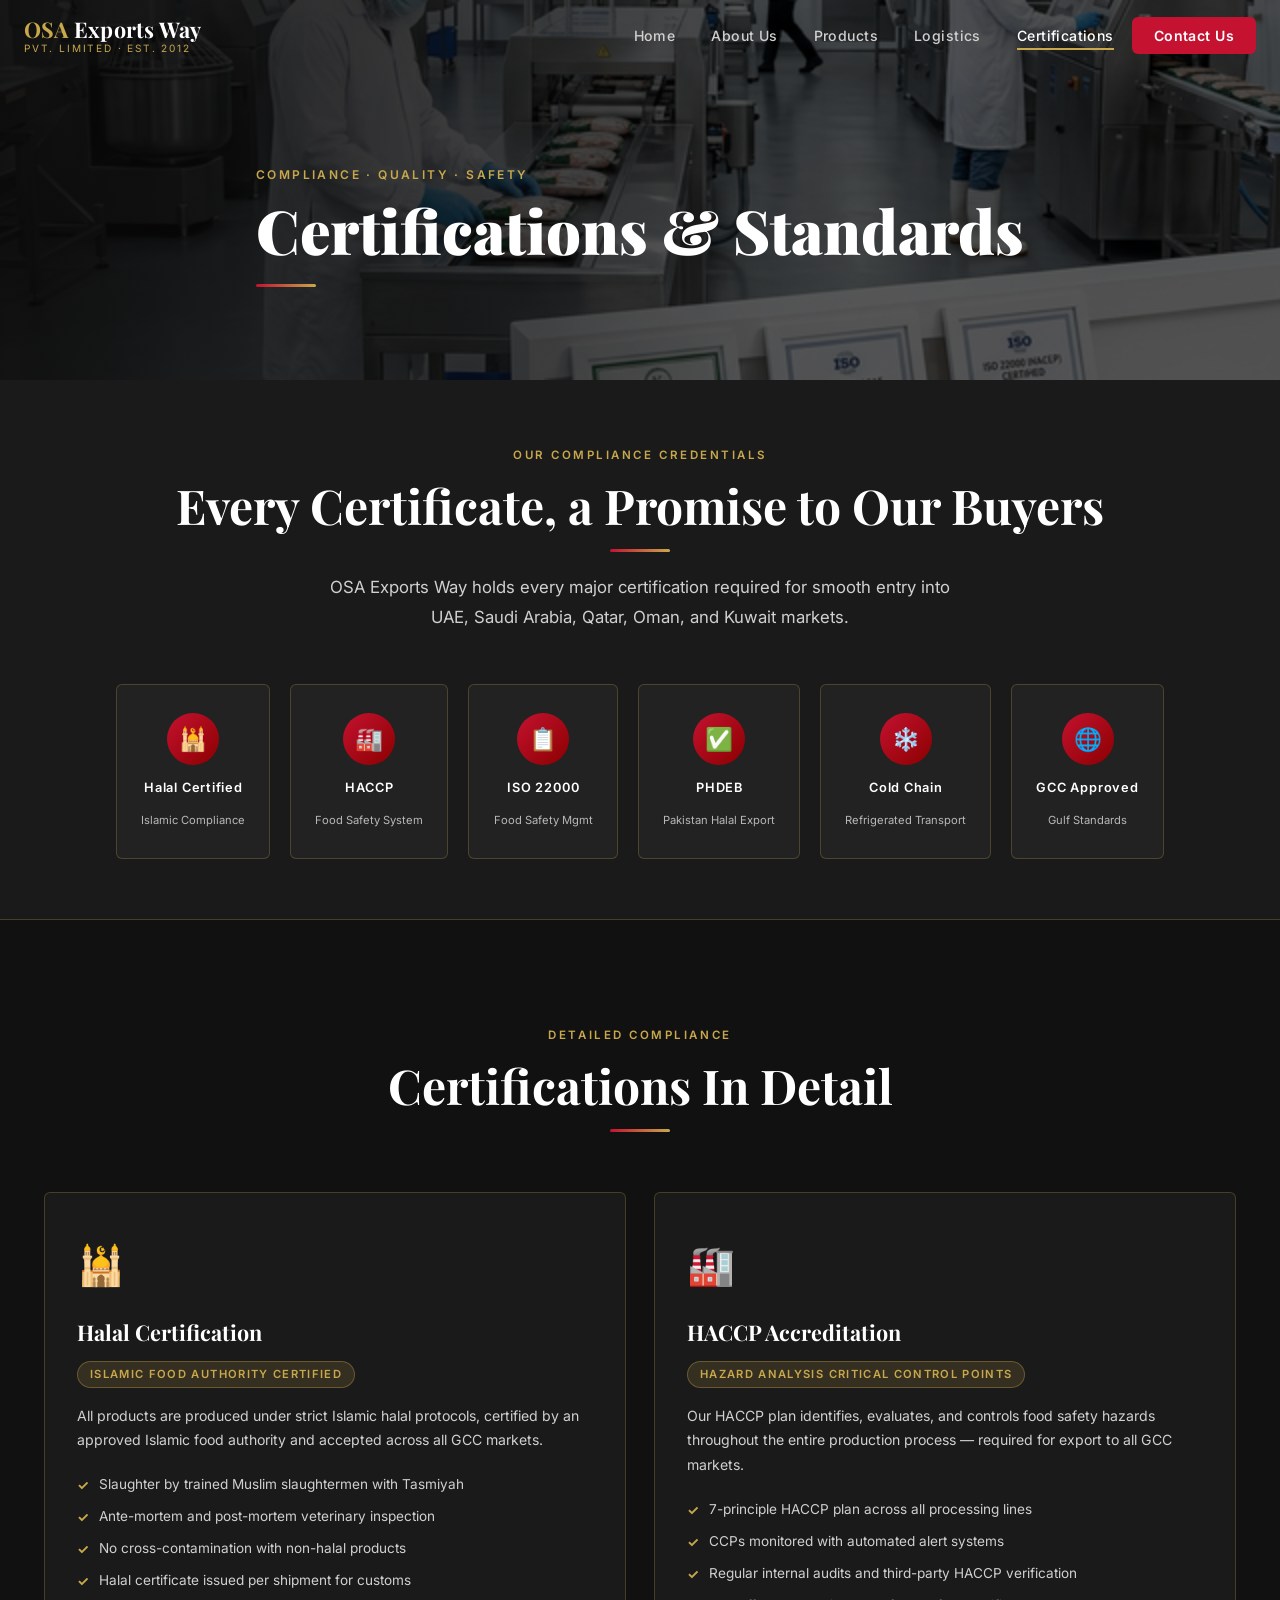
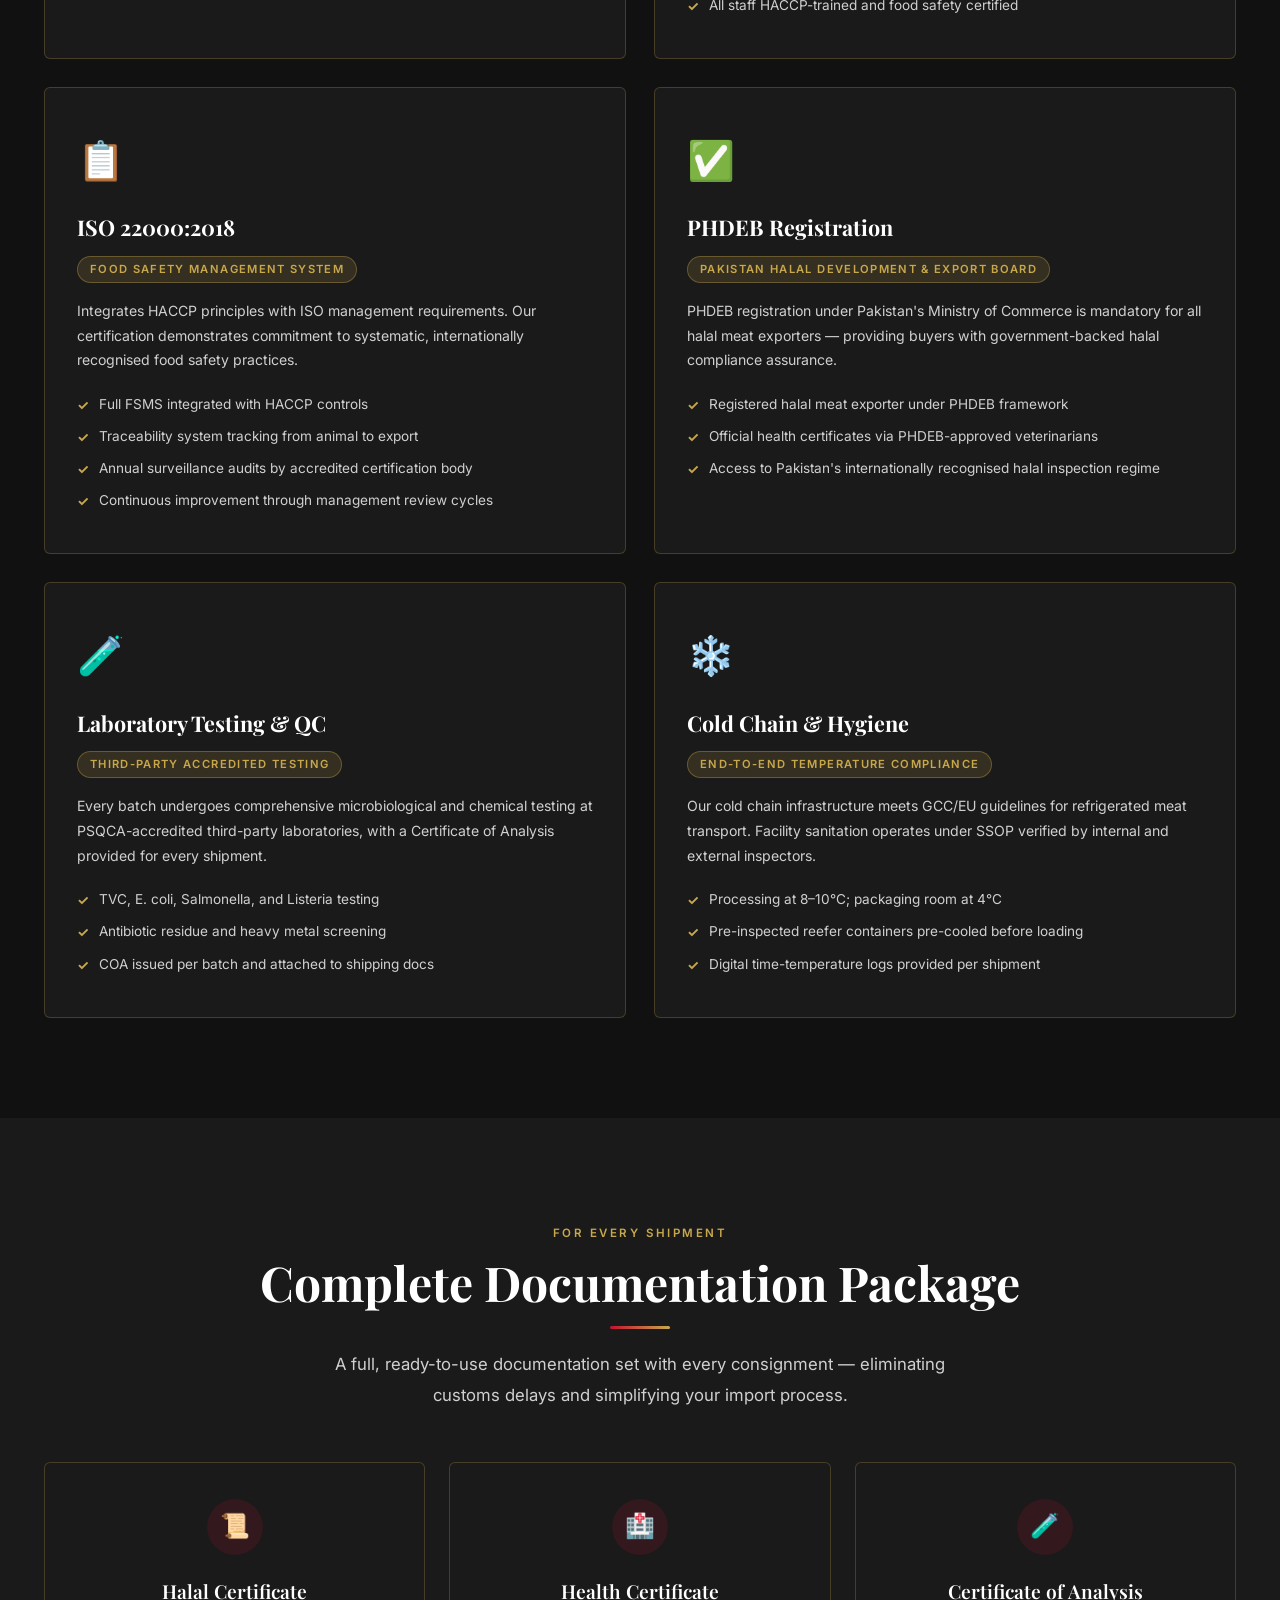
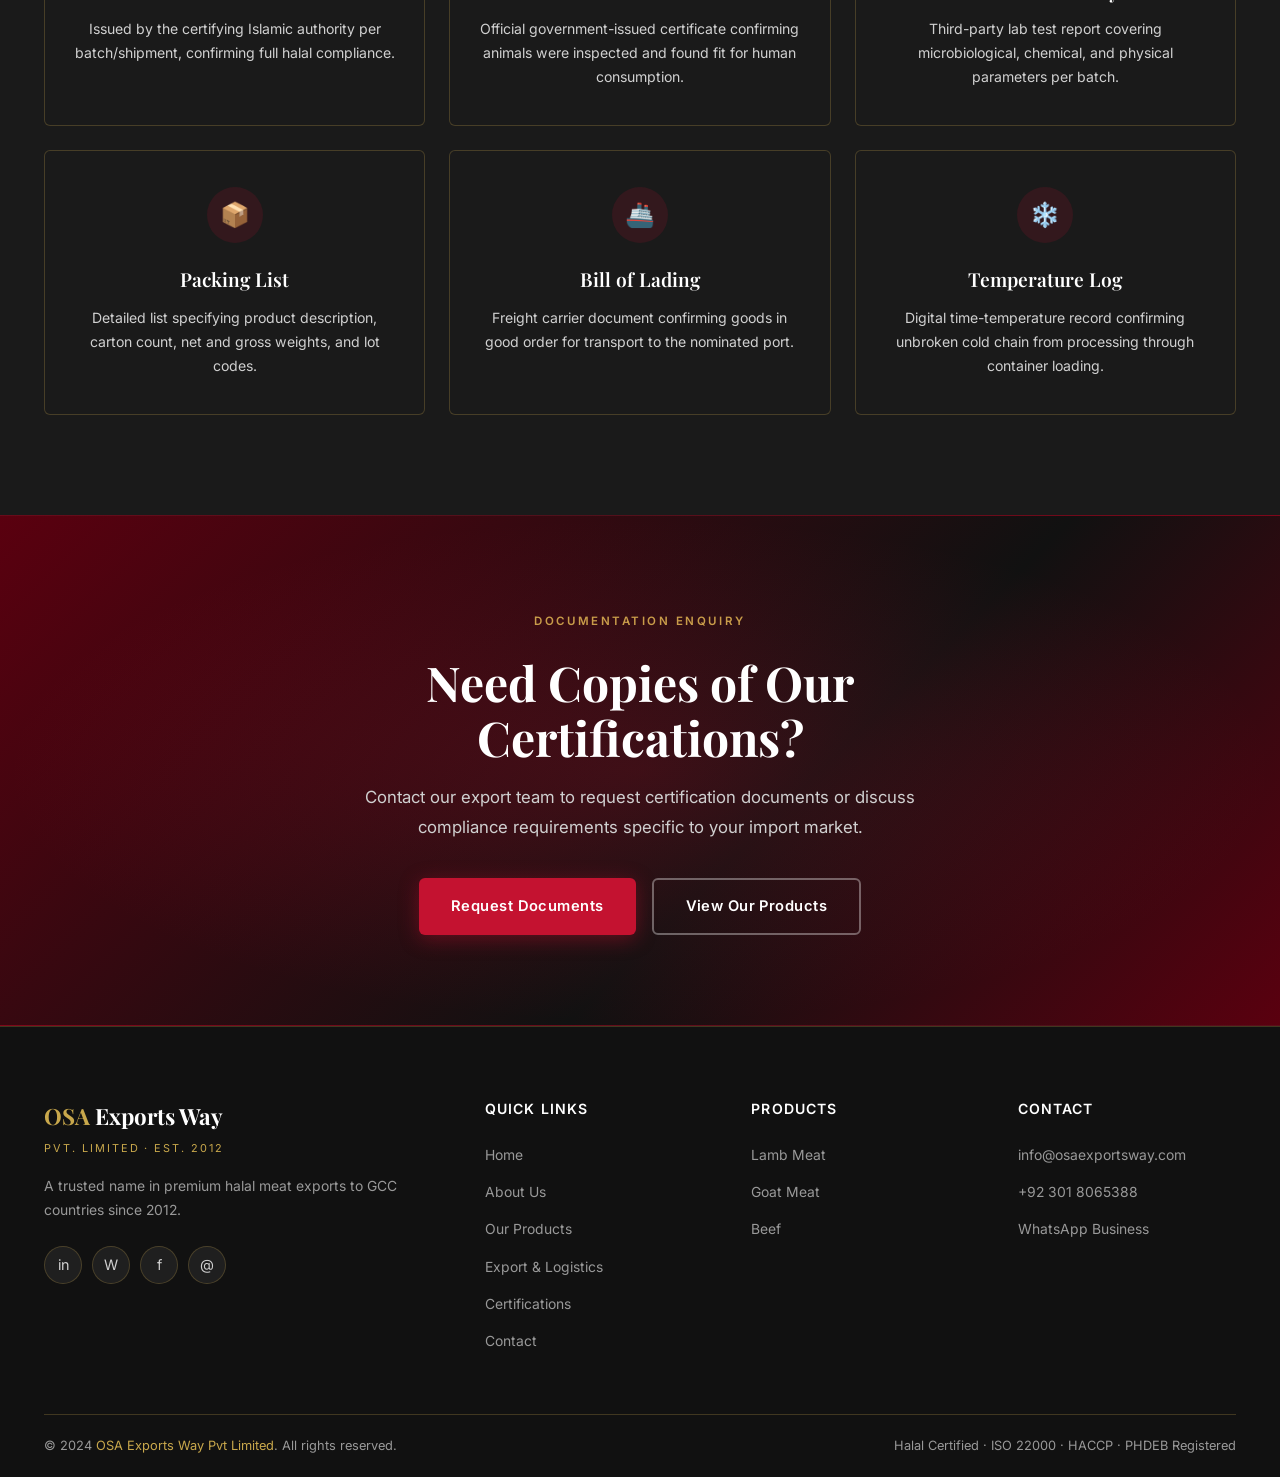
<file: certifications.html>
<!doctype html>
<html lang="en">
  <head>
    <meta charset="UTF-8" />
    <meta name="viewport" content="width=device-width, initial-scale=1.0" />
    <title>
      Certifications — OSA Exports Way Pvt Limited | Halal, HACCP, ISO 22000
    </title>
    <meta
      name="description"
      content="OSA Exports Way holds Halal certification, HACCP, ISO 22000, and PHDEB registration — the highest standards for GCC meat importers."
    />
    <!-- Google tag (gtag.js) -->
    <script async src="https://www.googletagmanager.com/gtag/js?id=G-NPS2VGWWHJ"></script>
    <script>
      window.dataLayer = window.dataLayer || [];
      function gtag(){dataLayer.push(arguments);}
      gtag('js', new Date());
      gtag('config', 'G-NPS2VGWWHJ');
    </script>
    <link rel="stylesheet" href="css/style.css" />
  </head>
  <body>
    <nav class="navbar" id="navbar">
      <div class="nav-inner">
        <a href="index.html" class="nav-logo">
          <span class="nav-logo-main"><span>OSA</span> Exports Way</span>
          <span class="nav-logo-sub">Pvt. Limited · Est. 2012</span>
        </a>
        <ul class="nav-links" id="navLinks">
          <li><a href="index.html">Home</a></li>
          <li><a href="about.html">About Us</a></li>
          <li><a href="products.html">Products</a></li>
          <li><a href="logistics.html">Logistics</a></li>
          <li>
            <a href="certifications.html" class="active">Certifications</a>
          </li>
          <li><a href="contact.html" class="nav-cta">Contact Us</a></li>
        </ul>
        <button
          class="nav-toggle"
          id="navToggle"
          aria-label="Toggle navigation"
        >
          <span></span><span></span><span></span>
        </button>
      </div>
    </nav>

    <section class="page-hero">
      <div
        class="page-hero-bg"
        style="background-image: url(&quot;images/certifications.png&quot;)"
      ></div>
      <div class="page-hero-overlay"></div>
      <div class="page-hero-content">
        <div class="page-hero-label">Compliance · Quality · Safety</div>
        <h1 class="page-hero-title">Certifications &amp; Standards</h1>
        <div class="page-hero-line"></div>
      </div>
    </section>

    <!-- INTRO BADGES -->
    <section
      style="
        padding: 60px 0;
        background: var(--dark2);
        border-bottom: 1px solid var(--border);
      "
    >
      <div class="container">
        <div class="text-center fade-up">
          <span class="section-label">Our Compliance Credentials</span>
          <h2 class="section-title">
            Every Certificate, a Promise to Our Buyers
          </h2>
          <div class="gold-divider"></div>
          <p class="section-subtitle">
            OSA Exports Way holds every major certification required for smooth
            entry into UAE, Saudi Arabia, Qatar, Oman, and Kuwait markets.
          </p>
        </div>
        <div class="certs-items" style="margin-top: 52px">
          <div class="cert-item fade-up">
            <div class="cert-icon">🕌</div>
            <div class="cert-name">Halal Certified</div>
            <div class="cert-sub">Islamic Compliance</div>
          </div>
          <div class="cert-item fade-up">
            <div class="cert-icon">🏭</div>
            <div class="cert-name">HACCP</div>
            <div class="cert-sub">Food Safety System</div>
          </div>
          <div class="cert-item fade-up">
            <div class="cert-icon">📋</div>
            <div class="cert-name">ISO 22000</div>
            <div class="cert-sub">Food Safety Mgmt</div>
          </div>
          <div class="cert-item fade-up">
            <div class="cert-icon">✅</div>
            <div class="cert-name">PHDEB</div>
            <div class="cert-sub">Pakistan Halal Export</div>
          </div>
          <div class="cert-item fade-up">
            <div class="cert-icon">❄️</div>
            <div class="cert-name">Cold Chain</div>
            <div class="cert-sub">Refrigerated Transport</div>
          </div>
          <div class="cert-item fade-up">
            <div class="cert-icon">🌐</div>
            <div class="cert-name">GCC Approved</div>
            <div class="cert-sub">Gulf Standards</div>
          </div>
        </div>
      </div>
    </section>

    <!-- CERT DETAILS -->
    <section class="section-pad" style="background: var(--dark)">
      <div class="container">
        <div class="text-center fade-up">
          <span class="section-label">Detailed Compliance</span>
          <h2 class="section-title">Certifications In Detail</h2>
          <div class="gold-divider"></div>
        </div>
        <div class="cert-detail-grid">
          <div class="cert-detail-card fade-up">
            <div class="cert-detail-icon">🕌</div>
            <div class="cert-detail-title">Halal Certification</div>
            <div class="cert-detail-tag">Islamic Food Authority Certified</div>
            <div class="cert-detail-text">
              All products are produced under strict Islamic halal protocols,
              certified by an approved Islamic food authority and accepted
              across all GCC markets.
            </div>
            <div class="cert-points">
              <div class="cert-point">
                Slaughter by trained Muslim slaughtermen with Tasmiyah
              </div>
              <div class="cert-point">
                Ante-mortem and post-mortem veterinary inspection
              </div>
              <div class="cert-point">
                No cross-contamination with non-halal products
              </div>
              <div class="cert-point">
                Halal certificate issued per shipment for customs
              </div>
            </div>
          </div>
          <div class="cert-detail-card fade-up">
            <div class="cert-detail-icon">🏭</div>
            <div class="cert-detail-title">HACCP Accreditation</div>
            <div class="cert-detail-tag">
              Hazard Analysis Critical Control Points
            </div>
            <div class="cert-detail-text">
              Our HACCP plan identifies, evaluates, and controls food safety
              hazards throughout the entire production process — required for
              export to all GCC markets.
            </div>
            <div class="cert-points">
              <div class="cert-point">
                7-principle HACCP plan across all processing lines
              </div>
              <div class="cert-point">
                CCPs monitored with automated alert systems
              </div>
              <div class="cert-point">
                Regular internal audits and third-party HACCP verification
              </div>
              <div class="cert-point">
                All staff HACCP-trained and food safety certified
              </div>
            </div>
          </div>
          <div class="cert-detail-card fade-up">
            <div class="cert-detail-icon">📋</div>
            <div class="cert-detail-title">ISO 22000:2018</div>
            <div class="cert-detail-tag">Food Safety Management System</div>
            <div class="cert-detail-text">
              Integrates HACCP principles with ISO management requirements. Our
              certification demonstrates commitment to systematic,
              internationally recognised food safety practices.
            </div>
            <div class="cert-points">
              <div class="cert-point">
                Full FSMS integrated with HACCP controls
              </div>
              <div class="cert-point">
                Traceability system tracking from animal to export
              </div>
              <div class="cert-point">
                Annual surveillance audits by accredited certification body
              </div>
              <div class="cert-point">
                Continuous improvement through management review cycles
              </div>
            </div>
          </div>
          <div class="cert-detail-card fade-up">
            <div class="cert-detail-icon">✅</div>
            <div class="cert-detail-title">PHDEB Registration</div>
            <div class="cert-detail-tag">
              Pakistan Halal Development &amp; Export Board
            </div>
            <div class="cert-detail-text">
              PHDEB registration under Pakistan's Ministry of Commerce is
              mandatory for all halal meat exporters — providing buyers with
              government-backed halal compliance assurance.
            </div>
            <div class="cert-points">
              <div class="cert-point">
                Registered halal meat exporter under PHDEB framework
              </div>
              <div class="cert-point">
                Official health certificates via PHDEB-approved veterinarians
              </div>
              <div class="cert-point">
                Access to Pakistan's internationally recognised halal inspection regime
              </div>
            </div>
          </div>
          <div class="cert-detail-card fade-up">
            <div class="cert-detail-icon">🧪</div>
            <div class="cert-detail-title">Laboratory Testing &amp; QC</div>
            <div class="cert-detail-tag">Third-Party Accredited Testing</div>
            <div class="cert-detail-text">
              Every batch undergoes comprehensive microbiological and chemical
              testing at PSQCA-accredited third-party laboratories, with a
              Certificate of Analysis provided for every shipment.
            </div>
            <div class="cert-points">
              <div class="cert-point">
                TVC, E. coli, Salmonella, and Listeria testing
              </div>
              <div class="cert-point">
                Antibiotic residue and heavy metal screening
              </div>
              <div class="cert-point">
                COA issued per batch and attached to shipping docs
              </div>
            </div>
          </div>
          <div class="cert-detail-card fade-up">
            <div class="cert-detail-icon">❄️</div>
            <div class="cert-detail-title">Cold Chain &amp; Hygiene</div>
            <div class="cert-detail-tag">End-to-End Temperature Compliance</div>
            <div class="cert-detail-text">
              Our cold chain infrastructure meets GCC/EU guidelines for
              refrigerated meat transport. Facility sanitation operates under
              SSOP verified by internal and external inspectors.
            </div>
            <div class="cert-points">
              <div class="cert-point">
                Processing at 8–10°C; packaging room at 4°C
              </div>
              <div class="cert-point">
                Pre-inspected reefer containers pre-cooled before loading
              </div>
              <div class="cert-point">
                Digital time-temperature logs provided per shipment
              </div>
            </div>
          </div>
        </div>
      </div>
    </section>

    <!-- DOCUMENTS -->
    <section class="section-pad" style="background: var(--dark2)">
      <div class="container">
        <div class="text-center fade-up">
          <span class="section-label">For Every Shipment</span>
          <h2 class="section-title">Complete Documentation Package</h2>
          <div class="gold-divider"></div>
          <p class="section-subtitle">
            A full, ready-to-use documentation set with every consignment —
            eliminating customs delays and simplifying your import process.
          </p>
        </div>
        <div
          style="
            display: grid;
            grid-template-columns: repeat(3, 1fr);
            gap: 24px;
            margin-top: 52px;
          "
          class="docs-grid"
        >
          <div class="value-card fade-up" style="text-align: center">
            <div class="value-icon" style="margin: 0 auto 20px">📜</div>
            <div class="value-title">Halal Certificate</div>
            <div class="value-text">
              Issued by the certifying Islamic authority per batch/shipment,
              confirming full halal compliance.
            </div>
          </div>
          <div class="value-card fade-up" style="text-align: center">
            <div class="value-icon" style="margin: 0 auto 20px">🏥</div>
            <div class="value-title">Health Certificate</div>
            <div class="value-text">
              Official government-issued certificate confirming animals were
              inspected and found fit for human consumption.
            </div>
          </div>
          <div class="value-card fade-up" style="text-align: center">
            <div class="value-icon" style="margin: 0 auto 20px">🧪</div>
            <div class="value-title">Certificate of Analysis</div>
            <div class="value-text">
              Third-party lab test report covering microbiological, chemical,
              and physical parameters per batch.
            </div>
          </div>
          <div class="value-card fade-up" style="text-align: center">
            <div class="value-icon" style="margin: 0 auto 20px">📦</div>
            <div class="value-title">Packing List</div>
            <div class="value-text">
              Detailed list specifying product description, carton count, net
              and gross weights, and lot codes.
            </div>
          </div>
          <div class="value-card fade-up" style="text-align: center">
            <div class="value-icon" style="margin: 0 auto 20px">🚢</div>
            <div class="value-title">Bill of Lading</div>
            <div class="value-text">
              Freight carrier document confirming goods in good order for
              transport to the nominated port.
            </div>
          </div>
          <div class="value-card fade-up" style="text-align: center">
            <div class="value-icon" style="margin: 0 auto 20px">❄️</div>
            <div class="value-title">Temperature Log</div>
            <div class="value-text">
              Digital time-temperature record confirming unbroken cold chain
              from processing through container loading.
            </div>
          </div>
          <style>
            @media (max-width: 768px) {
              .docs-grid {
                grid-template-columns: 1fr !important;
              }
            }
          </style>
        </div>
      </div>
    </section>

    <section class="cta-banner">
      <div class="container">
        <span class="section-label">Documentation Enquiry</span>
        <h2 class="section-title" style="max-width: 640px; margin: 12px auto 0">
          Need Copies of Our Certifications?
        </h2>
        <p class="section-subtitle" style="margin-top: 16px">
          Contact our export team to request certification documents or discuss
          compliance requirements specific to your import market.
        </p>
        <div class="cta-actions">
          <a href="contact.html" class="btn btn-primary">Request Documents</a>
          <a href="products.html" class="btn btn-outline">View Our Products</a>
        </div>
      </div>
    </section>

    <footer class="footer">
      <div class="container">
        <div class="footer-grid">
          <div>
            <div class="footer-brand-name"><span>OSA</span> Exports Way</div>
            <div class="footer-brand-tag">Pvt. Limited · Est. 2012</div>
            <p class="footer-brand-desc">
              A trusted name in premium halal meat exports to GCC countries
              since 2012.
            </p>
            <div class="footer-social">
              <a href="#" class="social-btn" aria-label="LinkedIn">in</a>
              <a href="#" class="social-btn" aria-label="WhatsApp">W</a>
              <a href="#" class="social-btn" aria-label="Facebook">f</a>
              <a href="#" class="social-btn" aria-label="Email">@</a>
            </div>
          </div>
          <div>
            <div class="footer-col-title">Quick Links</div>
            <ul class="footer-col-links">
              <li><a href="index.html">Home</a></li>
              <li><a href="about.html">About Us</a></li>
              <li><a href="products.html">Our Products</a></li>
              <li><a href="logistics.html">Export &amp; Logistics</a></li>
              <li><a href="certifications.html">Certifications</a></li>
              <li><a href="contact.html">Contact</a></li>
            </ul>
          </div>
          <div>
            <div class="footer-col-title">Products</div>
            <ul class="footer-col-links">
              <li><a href="products.html#lamb">Lamb Meat</a></li>
              <li><a href="products.html#goat">Goat Meat</a></li>
              <li><a href="products.html#beef">Beef</a></li>
            </ul>
          </div>
          <div>
            <div class="footer-col-title">Contact</div>
            <ul class="footer-col-links">
              <li>
                <a href="mailto:info@osaexportsway.com"
                  >info@osaexportsway.com</a
                >
              </li>
              <li><a href="tel:+923018065388">+92 301 8065388</a></li>
              <li>
                <a
                  href="https://wa.me/923018065388"
                  target="_blank"
                  rel="noopener"
                  >WhatsApp Business</a
                >
              </li>
            </ul>
          </div>
        </div>
        <div class="footer-bottom">
          <div class="footer-bottom-text">
            © 2024 <span>OSA Exports Way Pvt Limited</span>. All rights
            reserved.
          </div>
          <div class="footer-bottom-text">
            Halal Certified · ISO 22000 · HACCP · PHDEB Registered
          </div>
        </div>
      </div>
    </footer>
    <script src="js/main.js"></script>
  </body>
</html>
</file>
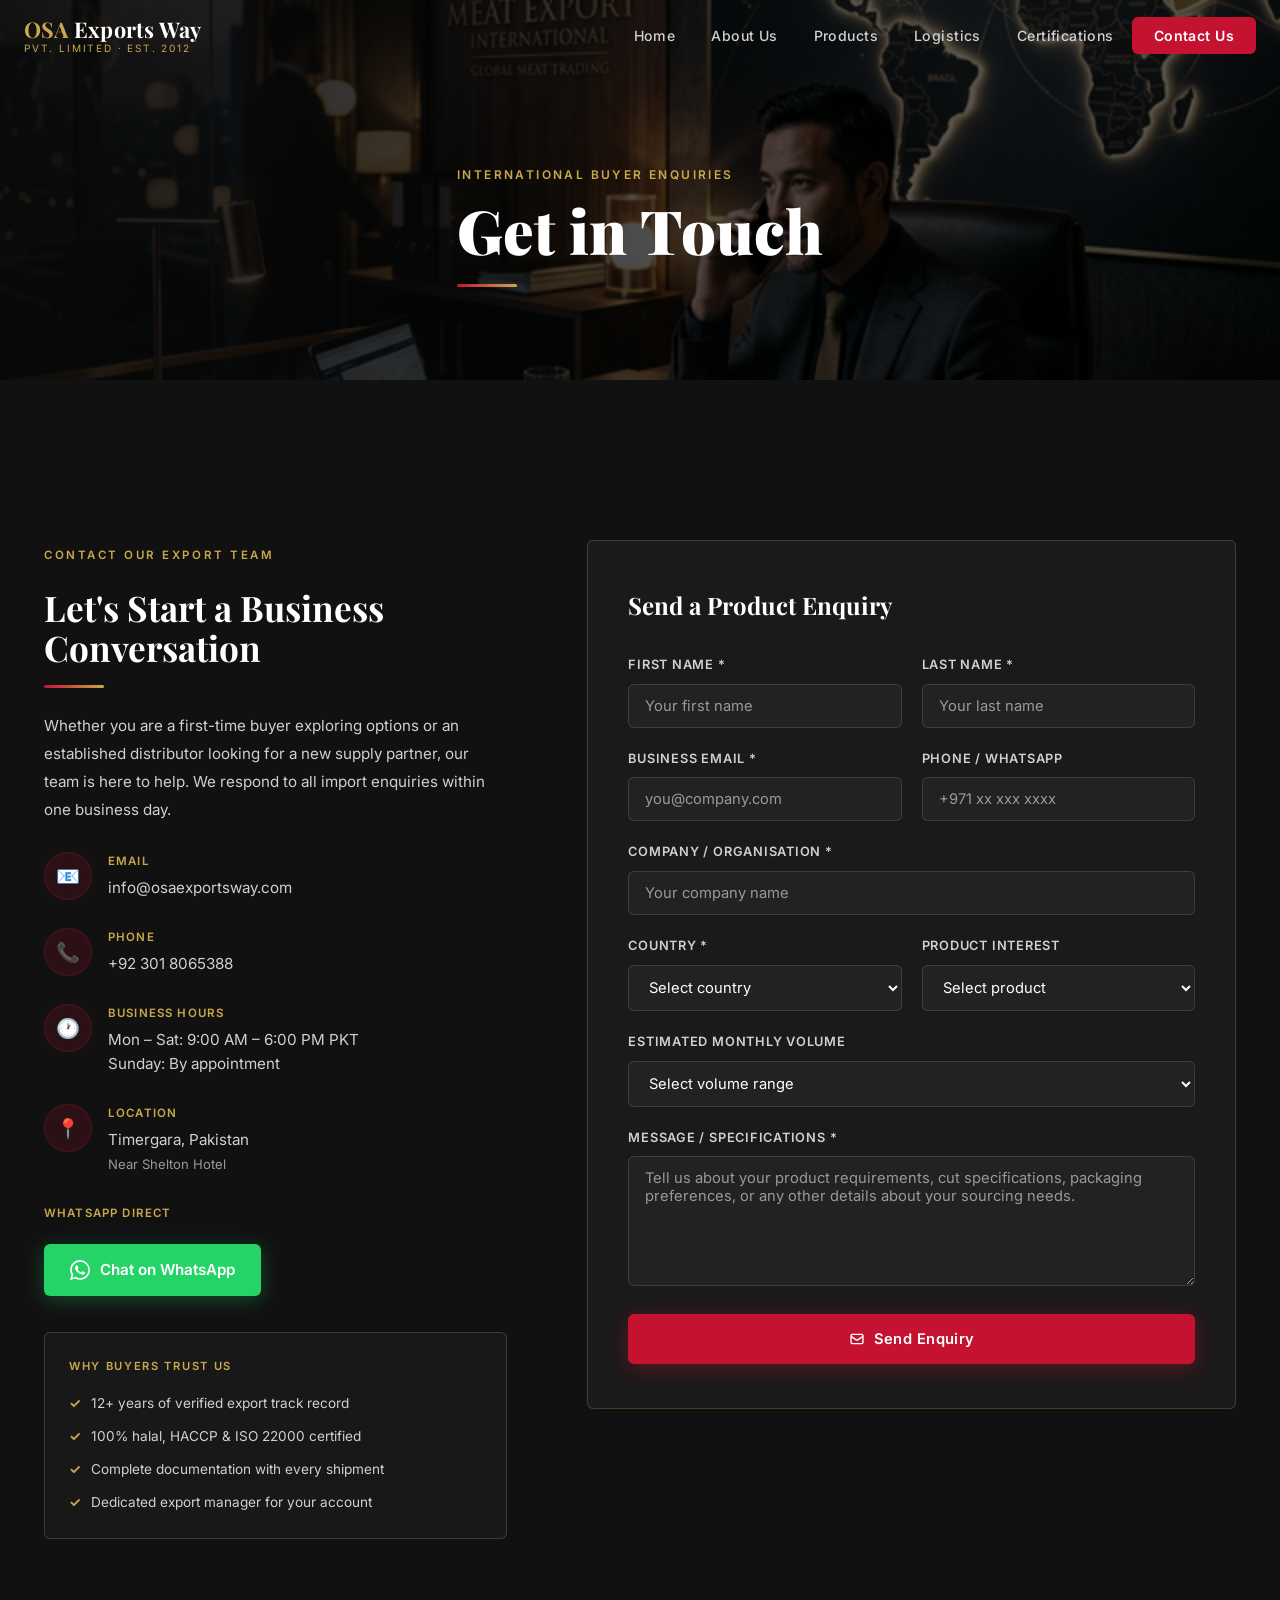
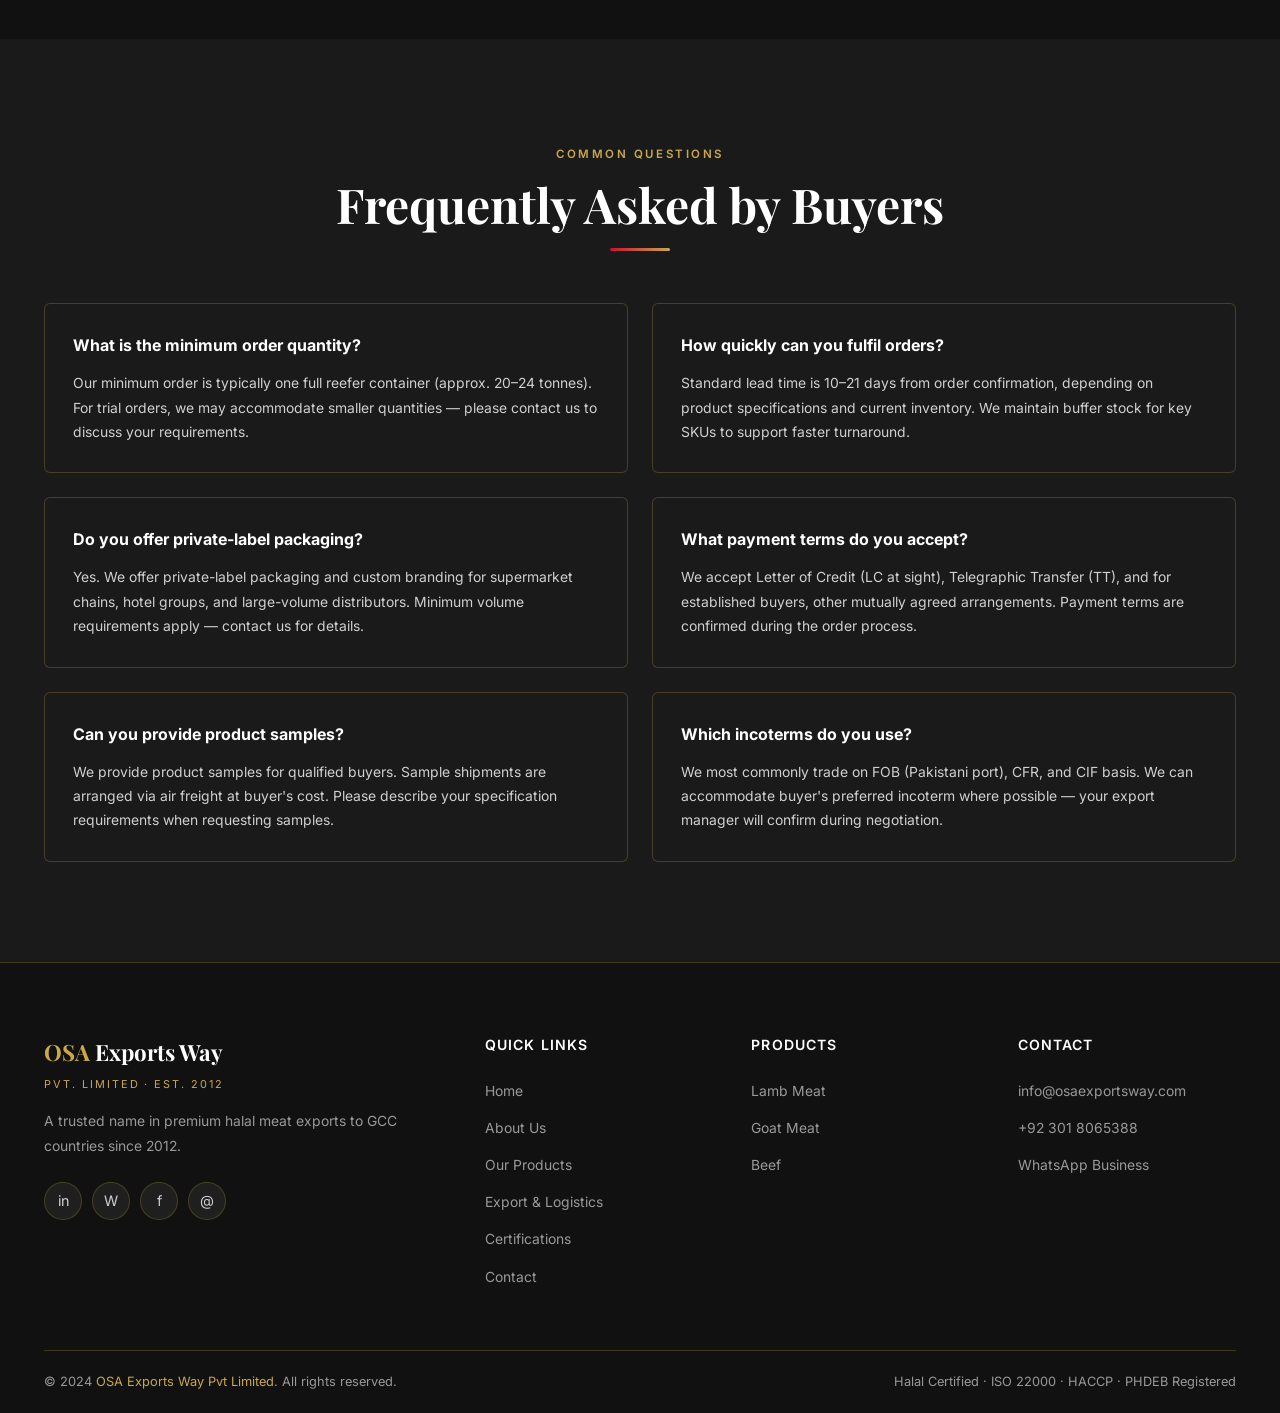
<file: contact.html>
<!doctype html>
<html lang="en">
  <head>
    <meta charset="UTF-8" />
    <meta name="viewport" content="width=device-width, initial-scale=1.0" />
    <title>
      Contact Us — OSA Exports Way Pvt Limited | International Buyer Enquiries
    </title>
    <meta
      name="description"
      content="Contact OSA Exports Way for halal meat export enquiries. Send product specification requests, get pricing, and connect with our export team via email or WhatsApp."
    />
    <!-- Google tag (gtag.js) -->
    <script async src="https://www.googletagmanager.com/gtag/js?id=G-NPS2VGWWHJ"></script>
    <script>
      window.dataLayer = window.dataLayer || [];
      function gtag(){dataLayer.push(arguments);}
      gtag('js', new Date());
      gtag('config', 'G-NPS2VGWWHJ');
    </script>
    <link rel="stylesheet" href="css/style.css" />
  </head>
  <body>
    <nav class="navbar" id="navbar">
      <div class="nav-inner">
        <a href="index.html" class="nav-logo">
          <span class="nav-logo-main"><span>OSA</span> Exports Way</span>
          <span class="nav-logo-sub">Pvt. Limited · Est. 2012</span>
        </a>
        <ul class="nav-links" id="navLinks">
          <li><a href="index.html">Home</a></li>
          <li><a href="about.html">About Us</a></li>
          <li><a href="products.html">Products</a></li>
          <li><a href="logistics.html">Logistics</a></li>
          <li><a href="certifications.html">Certifications</a></li>
          <li><a href="contact.html" class="nav-cta active">Contact Us</a></li>
        </ul>
        <button
          class="nav-toggle"
          id="navToggle"
          aria-label="Toggle navigation"
        >
          <span></span><span></span><span></span>
        </button>
      </div>
    </nav>

    <section class="page-hero">
      <div
        class="page-hero-bg"
        style="background-image: url(&quot;images/contact.png&quot;)"
      ></div>
      <div class="page-hero-overlay"></div>
      <div class="page-hero-content">
        <div class="page-hero-label">International Buyer Enquiries</div>
        <h1 class="page-hero-title">Get in Touch</h1>
        <div class="page-hero-line"></div>
      </div>
    </section>

    <!-- CONTACT MAIN -->
    <section class="section-pad" style="background: var(--dark)">
      <div class="container">
        <div class="contact-grid">
          <!-- LEFT: Info -->
          <div class="contact-info fade-up">
            <div>
              <span class="section-label">Contact Our Export Team</span>
              <h2
                class="section-title"
                style="font-size: clamp(1.6rem, 3vw, 2.2rem); margin-top: 10px"
              >
                Let's Start a Business Conversation
              </h2>
              <div class="gold-divider left"></div>
              <p
                style="
                  margin-top: 24px;
                  color: var(--light-gray);
                  line-height: 1.85;
                  font-size: 0.95rem;
                "
              >
                Whether you are a first-time buyer exploring options or an
                established distributor looking for a new supply partner, our
                team is here to help. We respond to all import enquiries within
                one business day.
              </p>
            </div>

            <div class="contact-info-item">
              <div class="contact-info-icon">📧</div>
              <div>
                <div class="contact-info-label">Email</div>
                <div class="contact-info-value">
                  <a
                    href="mailto:info@osaexportsway.com"
                    style="color: var(--light-gray)"
                    >info@osaexportsway.com</a
                  >
                </div>
              </div>
            </div>

            <div class="contact-info-item">
              <div class="contact-info-icon">📞</div>
              <div>
                <div class="contact-info-label">Phone</div>
                <div class="contact-info-value">
                  <a href="tel:+923018065388" style="color: var(--light-gray)"
                    >+92 301 8065388</a
                  >
                </div>
              </div>
            </div>

            <div class="contact-info-item">
              <div class="contact-info-icon">🕐</div>
              <div>
                <div class="contact-info-label">Business Hours</div>
                <div class="contact-info-value">
                  Mon – Sat: 9:00 AM – 6:00 PM PKT<br />Sunday: By appointment
                </div>
              </div>
            </div>

            <div class="contact-info-item">
              <div class="contact-info-icon">📍</div>
              <div>
                <div class="contact-info-label">Location</div>
                <div class="contact-info-value">
                  Timergara, Pakistan<br /><span
                    style="font-size: 0.82rem; color: var(--gray)"
                    >Near Shelton Hotel</span
                  >
                </div>
              </div>
            </div>

            <div>
              <div class="contact-info-label" style="margin-bottom: 12px">
                WhatsApp Direct
              </div>
              <a
                href="https://wa.me/923018065388?text=Hello%20OSA%20Exports%20Way%2C%20I%20would%20like%20to%20enquire%20about%20your%20halal%20meat%20products%20for%20import."
                target="_blank"
                rel="noopener"
                class="whatsapp-btn"
              >
                <svg
                  viewBox="0 0 24 24"
                  fill="currentColor"
                  width="20"
                  height="20"
                >
                  <path
                    d="M17.472 14.382c-.297-.149-1.758-.867-2.03-.967-.273-.099-.471-.148-.67.15-.197.297-.767.966-.94 1.164-.173.199-.347.223-.644.075-.297-.15-1.255-.463-2.39-1.475-.883-.788-1.48-1.761-1.653-2.059-.173-.297-.018-.458.13-.606.134-.133.298-.347.446-.52.149-.174.198-.298.298-.497.099-.198.05-.371-.025-.52-.075-.149-.669-1.612-.916-2.207-.242-.579-.487-.5-.669-.51a12.8 12.8 0 00-.57-.01c-.198 0-.52.074-.792.372-.272.297-1.04 1.016-1.04 2.479 0 1.462 1.065 2.875 1.213 3.074.149.198 2.096 3.2 5.077 4.487.709.306 1.262.489 1.694.625.712.227 1.36.195 1.871.118.571-.085 1.758-.719 2.006-1.413.248-.694.248-1.289.173-1.413-.074-.124-.272-.198-.57-.347m-5.421 7.403h-.004a9.87 9.87 0 01-5.031-1.378l-.361-.214-3.741.982.998-3.648-.235-.374a9.86 9.86 0 01-1.51-5.26c.001-5.45 4.436-9.884 9.888-9.884 2.64 0 5.122 1.03 6.988 2.898a9.825 9.825 0 012.893 6.994c-.003 5.45-4.437 9.884-9.885 9.884m8.413-18.297A11.815 11.815 0 0012.05 0C5.495 0 .16 5.335.157 11.892c0 2.096.547 4.142 1.588 5.945L.057 24l6.305-1.654a11.882 11.882 0 005.683 1.448h.005c6.554 0 11.89-5.335 11.893-11.893a11.821 11.821 0 00-3.48-8.413z"
                  />
                </svg>
                Chat on WhatsApp
              </a>
            </div>

            <!-- Trust signals -->
            <div
              style="
                padding: 24px;
                background: rgba(255, 255, 255, 0.03);
                border: 1px solid var(--border);
                border-radius: var(--radius);
                margin-top: 8px;
              "
            >
              <div
                style="
                  font-size: 0.7rem;
                  font-weight: 600;
                  letter-spacing: 0.15em;
                  text-transform: uppercase;
                  color: var(--gold);
                  margin-bottom: 16px;
                "
              >
                Why Buyers Trust Us
              </div>
              <div style="display: flex; flex-direction: column; gap: 10px">
                <div
                  style="
                    display: flex;
                    align-items: center;
                    gap: 10px;
                    font-size: 0.85rem;
                    color: var(--light-gray);
                  "
                >
                  <span style="color: var(--gold); font-weight: 700">✓</span>
                  12+ years of verified export track record
                </div>
                <div
                  style="
                    display: flex;
                    align-items: center;
                    gap: 10px;
                    font-size: 0.85rem;
                    color: var(--light-gray);
                  "
                >
                  <span style="color: var(--gold); font-weight: 700">✓</span>
                  100% halal, HACCP &amp; ISO 22000 certified
                </div>
                <div
                  style="
                    display: flex;
                    align-items: center;
                    gap: 10px;
                    font-size: 0.85rem;
                    color: var(--light-gray);
                  "
                >
                  <span style="color: var(--gold); font-weight: 700">✓</span>
                  Complete documentation with every shipment
                </div>
                <div
                  style="
                    display: flex;
                    align-items: center;
                    gap: 10px;
                    font-size: 0.85rem;
                    color: var(--light-gray);
                  "
                >
                  <span style="color: var(--gold); font-weight: 700">✓</span>
                  Dedicated export manager for your account
                </div>
              </div>
            </div>
          </div>

          <!-- RIGHT: Form -->
          <div class="fade-up">
            <div class="contact-form-wrap">
              <div class="form-title">Send a Product Enquiry</div>
              <form id="contactForm" name="enquiry" method="POST" action="/thank-you.html" data-netlify="true" netlify-honeypot="bot-field">
                <input type="hidden" name="form-name" value="enquiry" />
                <p class="bot-field-wrap" style="display:none"><label>Don't fill this out: <input name="bot-field" /></label></p>
                <div class="form-row">
                  <div class="form-group">
                    <label class="form-label" for="fname">First Name *</label>
                    <input
                      class="form-control"
                      type="text"
                      id="fname"
                      name="fname"
                      placeholder="Your first name"
                      required
                    />
                  </div>
                  <div class="form-group">
                    <label class="form-label" for="lname">Last Name *</label>
                    <input
                      class="form-control"
                      type="text"
                      id="lname"
                      name="lname"
                      placeholder="Your last name"
                      required
                    />
                  </div>
                </div>
                <div class="form-row">
                  <div class="form-group">
                    <label class="form-label" for="email"
                      >Business Email *</label
                    >
                    <input
                      class="form-control"
                      type="email"
                      id="email"
                      name="email"
                      placeholder="you@company.com"
                      required
                    />
                  </div>
                  <div class="form-group">
                    <label class="form-label" for="phone"
                      >Phone / WhatsApp</label
                    >
                    <input
                      class="form-control"
                      type="tel"
                      id="phone"
                      name="phone"
                      placeholder="+971 xx xxx xxxx"
                    />
                  </div>
                </div>
                <div class="form-group">
                  <label class="form-label" for="company"
                    >Company / Organisation *</label
                  >
                  <input
                    class="form-control"
                    type="text"
                    id="company"
                    name="company"
                    placeholder="Your company name"
                    required
                  />
                </div>
                <div class="form-row">
                  <div class="form-group">
                    <label class="form-label" for="country">Country *</label>
                    <select
                      class="form-control"
                      id="country"
                      name="country"
                      required
                    >
                      <option value="" disabled selected>Select country</option>
                      <option>United Arab Emirates</option>
                      <option>Saudi Arabia</option>
                      <option>Qatar</option>
                      <option>Oman</option>
                      <option>Kuwait</option>
                      <option>Bahrain</option>
                      <option>Other</option>
                    </select>
                  </div>
                  <div class="form-group">
                    <label class="form-label" for="product"
                      >Product Interest</label
                    >
                    <select class="form-control" id="product" name="product">
                      <option value="" disabled selected>Select product</option>
                      <option>Lamb Meat</option>
                      <option>Goat Meat</option>
                      <option>Beef</option>
                      <option>Multiple / All Products</option>
                    </select>
                  </div>
                </div>
                <div class="form-group">
                  <label class="form-label" for="volume"
                    >Estimated Monthly Volume</label
                  >
                  <select class="form-control" id="volume" name="volume">
                    <option value="" disabled selected>
                      Select volume range
                    </option>
                    <option>Under 5 tonnes/month</option>
                    <option>5 – 20 tonnes/month</option>
                    <option>20 – 50 tonnes/month</option>
                    <option>50 – 100 tonnes/month</option>
                    <option>100+ tonnes/month</option>
                  </select>
                </div>
                <div class="form-group">
                  <label class="form-label" for="message"
                    >Message / Specifications *</label
                  >
                  <textarea
                    class="form-control"
                    id="message"
                    name="message"
                    placeholder="Tell us about your product requirements, cut specifications, packaging preferences, or any other details about your sourcing needs."
                    required
                  ></textarea>
                </div>
                <button
                  type="submit"
                  class="btn btn-primary btn-submit"
                  style="width: 100%; justify-content: center; padding: 16px"
                >
                  <svg
                    viewBox="0 0 24 24"
                    fill="none"
                    stroke="currentColor"
                    stroke-width="2"
                    width="16"
                    height="16"
                  >
                    <path
                      d="M3 8l7.89 5.26a2 2 0 002.22 0L21 8M5 19h14a2 2 0 002-2V7a2 2 0 00-2-2H5a2 2 0 00-2 2v10a2 2 0 002 2z"
                    />
                  </svg>
                  Send Enquiry
                </button>
              </form>
            </div>
          </div>
        </div>
      </div>
    </section>

    <!-- FAQ -->
    <section class="section-pad" style="background: var(--dark2)">
      <div class="container">
        <div class="text-center fade-up">
          <span class="section-label">Common Questions</span>
          <h2 class="section-title">Frequently Asked by Buyers</h2>
          <div class="gold-divider"></div>
        </div>
        <div
          style="
            display: grid;
            grid-template-columns: 1fr 1fr;
            gap: 24px;
            margin-top: 52px;
          "
          class="faq-grid"
        >
          <div class="cert-detail-card fade-up" style="padding: 28px">
            <div
              style="
                font-weight: 700;
                font-size: 1rem;
                margin-bottom: 12px;
                color: var(--white);
              "
            >
              What is the minimum order quantity?
            </div>
            <div
              style="
                font-size: 0.87rem;
                color: var(--light-gray);
                line-height: 1.75;
              "
            >
              Our minimum order is typically one full reefer container (approx.
              20–24 tonnes). For trial orders, we may accommodate smaller
              quantities — please contact us to discuss your requirements.
            </div>
          </div>
          <div class="cert-detail-card fade-up" style="padding: 28px">
            <div
              style="
                font-weight: 700;
                font-size: 1rem;
                margin-bottom: 12px;
                color: var(--white);
              "
            >
              How quickly can you fulfil orders?
            </div>
            <div
              style="
                font-size: 0.87rem;
                color: var(--light-gray);
                line-height: 1.75;
              "
            >
              Standard lead time is 10–21 days from order confirmation,
              depending on product specifications and current inventory. We
              maintain buffer stock for key SKUs to support faster turnaround.
            </div>
          </div>
          <div class="cert-detail-card fade-up" style="padding: 28px">
            <div
              style="
                font-weight: 700;
                font-size: 1rem;
                margin-bottom: 12px;
                color: var(--white);
              "
            >
              Do you offer private-label packaging?
            </div>
            <div
              style="
                font-size: 0.87rem;
                color: var(--light-gray);
                line-height: 1.75;
              "
            >
              Yes. We offer private-label packaging and custom branding for
              supermarket chains, hotel groups, and large-volume distributors.
              Minimum volume requirements apply — contact us for details.
            </div>
          </div>
          <div class="cert-detail-card fade-up" style="padding: 28px">
            <div
              style="
                font-weight: 700;
                font-size: 1rem;
                margin-bottom: 12px;
                color: var(--white);
              "
            >
              What payment terms do you accept?
            </div>
            <div
              style="
                font-size: 0.87rem;
                color: var(--light-gray);
                line-height: 1.75;
              "
            >
              We accept Letter of Credit (LC at sight), Telegraphic Transfer
              (TT), and for established buyers, other mutually agreed
              arrangements. Payment terms are confirmed during the order
              process.
            </div>
          </div>
          <div class="cert-detail-card fade-up" style="padding: 28px">
            <div
              style="
                font-weight: 700;
                font-size: 1rem;
                margin-bottom: 12px;
                color: var(--white);
              "
            >
              Can you provide product samples?
            </div>
            <div
              style="
                font-size: 0.87rem;
                color: var(--light-gray);
                line-height: 1.75;
              "
            >
              We provide product samples for qualified buyers. Sample shipments
              are arranged via air freight at buyer's cost. Please describe your
              specification requirements when requesting samples.
            </div>
          </div>
          <div class="cert-detail-card fade-up" style="padding: 28px">
            <div
              style="
                font-weight: 700;
                font-size: 1rem;
                margin-bottom: 12px;
                color: var(--white);
              "
            >
              Which incoterms do you use?
            </div>
            <div
              style="
                font-size: 0.87rem;
                color: var(--light-gray);
                line-height: 1.75;
              "
            >
              We most commonly trade on FOB (Pakistani port), CFR, and CIF
              basis. We can accommodate buyer's preferred incoterm where
              possible — your export manager will confirm during negotiation.
            </div>
          </div>
          <style>
            @media (max-width: 768px) {
              .faq-grid {
                grid-template-columns: 1fr !important;
              }
            }
          </style>
        </div>
      </div>
    </section>

    <footer class="footer">
      <div class="container">
        <div class="footer-grid">
          <div>
            <div class="footer-brand-name"><span>OSA</span> Exports Way</div>
            <div class="footer-brand-tag">Pvt. Limited · Est. 2012</div>
            <p class="footer-brand-desc">
              A trusted name in premium halal meat exports to GCC countries
              since 2012.
            </p>
            <div class="footer-social">
              <a href="#" class="social-btn" aria-label="LinkedIn">in</a>
              <a href="#" class="social-btn" aria-label="WhatsApp">W</a>
              <a href="#" class="social-btn" aria-label="Facebook">f</a>
              <a href="#" class="social-btn" aria-label="Email">@</a>
            </div>
          </div>
          <div>
            <div class="footer-col-title">Quick Links</div>
            <ul class="footer-col-links">
              <li><a href="index.html">Home</a></li>
              <li><a href="about.html">About Us</a></li>
              <li><a href="products.html">Our Products</a></li>
              <li><a href="logistics.html">Export &amp; Logistics</a></li>
              <li><a href="certifications.html">Certifications</a></li>
              <li><a href="contact.html">Contact</a></li>
            </ul>
          </div>
          <div>
            <div class="footer-col-title">Products</div>
            <ul class="footer-col-links">
              <li><a href="products.html#lamb">Lamb Meat</a></li>
              <li><a href="products.html#goat">Goat Meat</a></li>
              <li><a href="products.html#beef">Beef</a></li>
            </ul>
          </div>
          <div>
            <div class="footer-col-title">Contact</div>
            <ul class="footer-col-links">
              <li>
                <a href="mailto:info@osaexportsway.com"
                  >info@osaexportsway.com</a
                >
              </li>
              <li><a href="tel:+923018065388">+92 301 8065388</a></li>
              <li>
                <a
                  href="https://wa.me/923018065388"
                  target="_blank"
                  rel="noopener"
                  >WhatsApp Business</a
                >
              </li>
            </ul>
          </div>
        </div>
        <div class="footer-bottom">
          <div class="footer-bottom-text">
            © 2024 <span>OSA Exports Way Pvt Limited</span>. All rights
            reserved.
          </div>
          <div class="footer-bottom-text">
            Halal Certified · ISO 22000 · HACCP · PHDEB Registered
          </div>
        </div>
      </div>
    </footer>
    <script src="js/main.js"></script>
  </body>
</html>
</file>
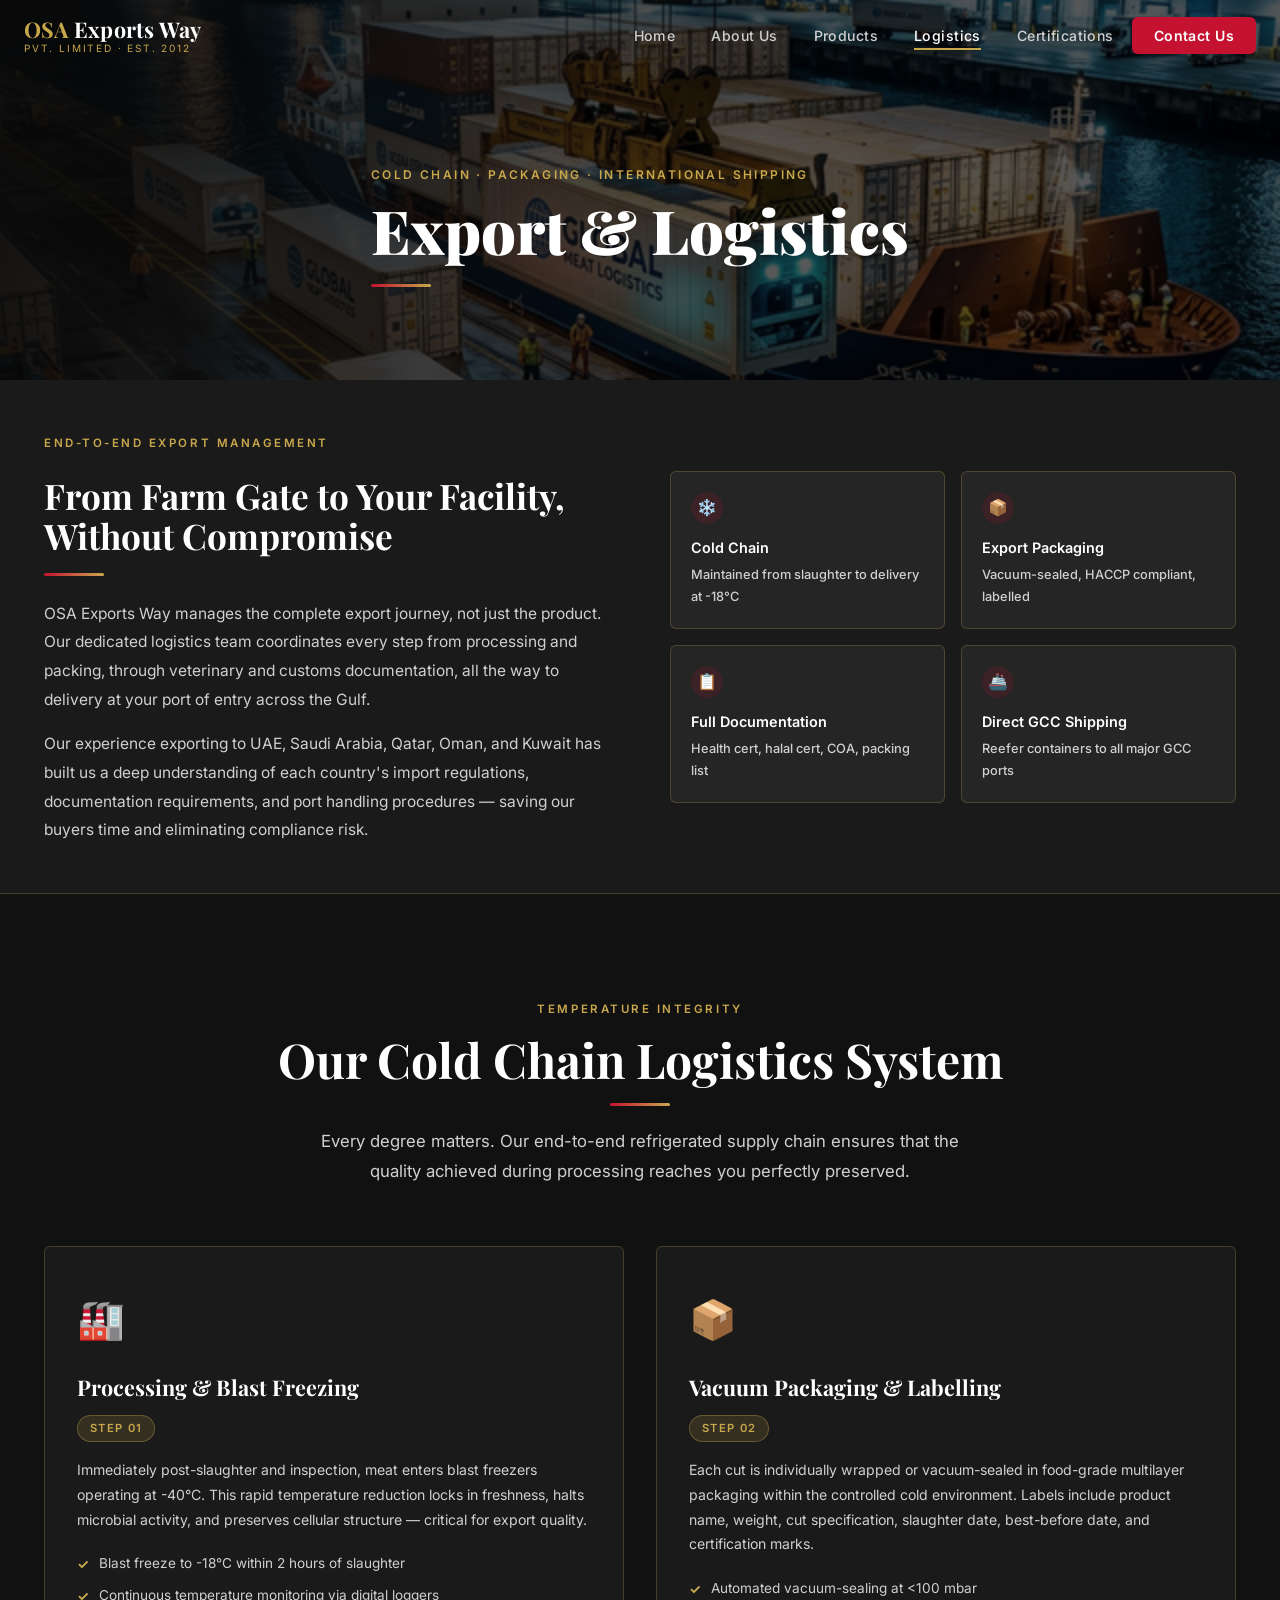
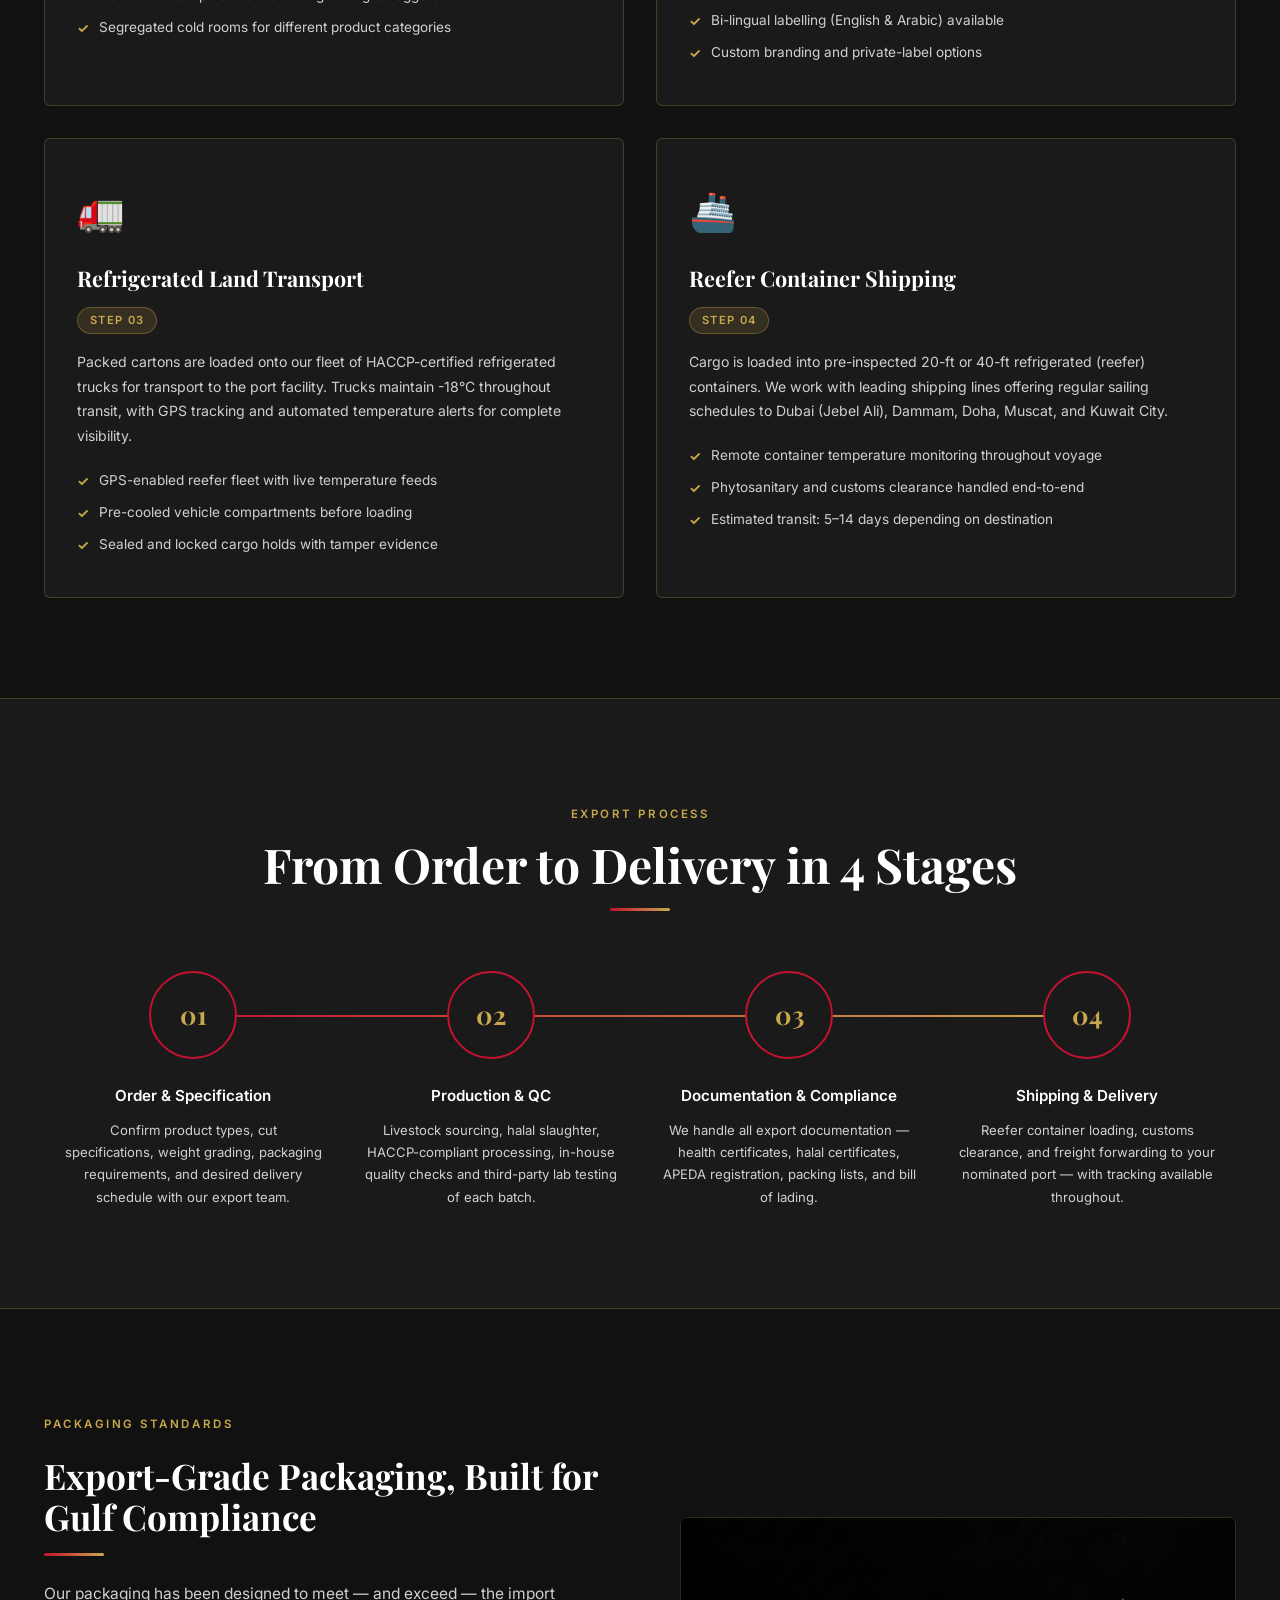
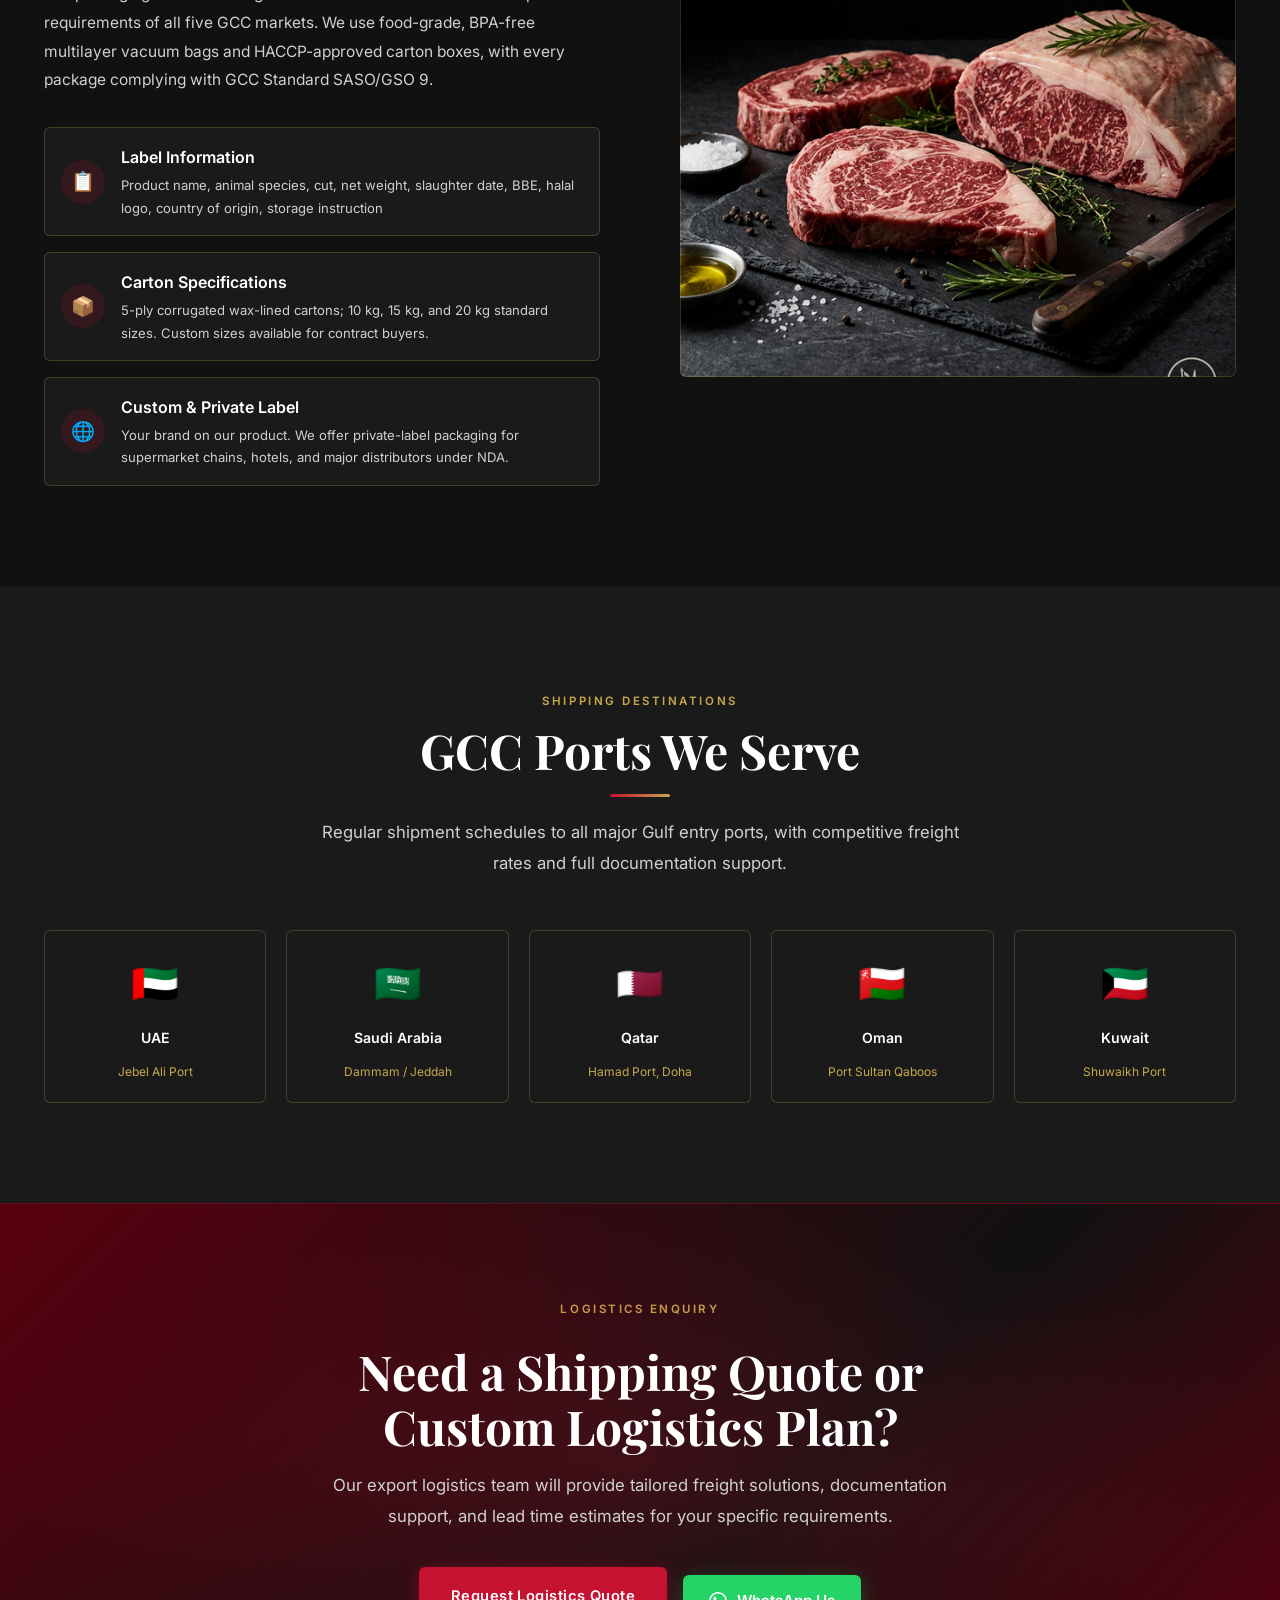
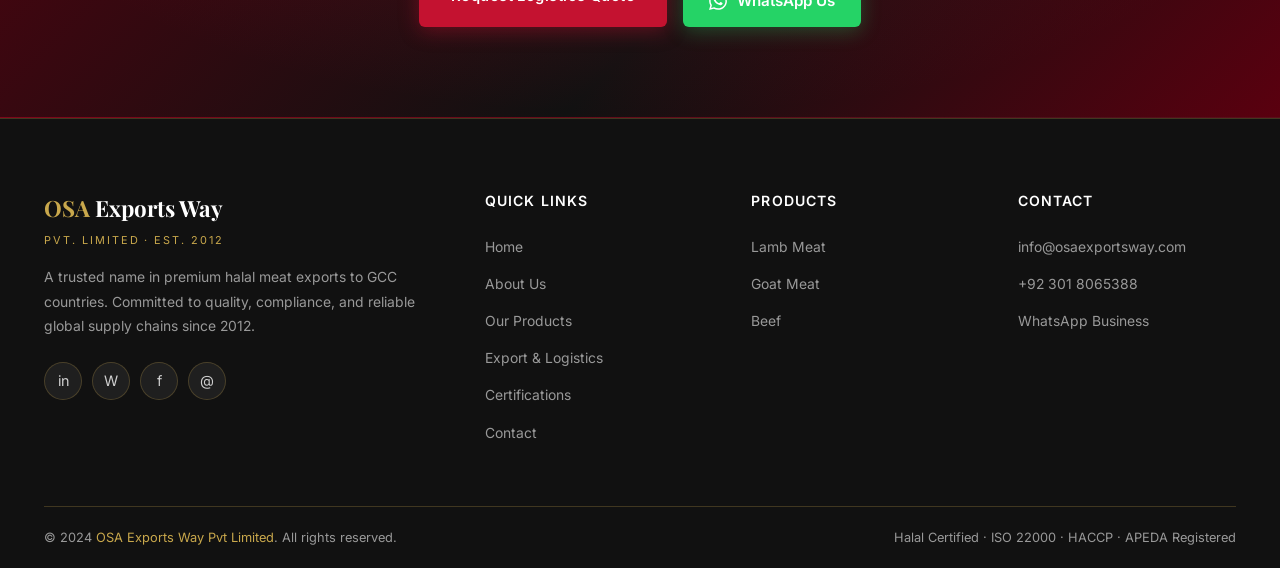
<file: logistics.html>
<!doctype html>
<html lang="en">
  <head>
    <meta charset="UTF-8" />
    <meta name="viewport" content="width=device-width, initial-scale=1.0" />
    <title>Export &amp; Logistics — OSA Exports Way Pvt Limited</title>
    <meta
      name="description"
      content="OSA Exports Way's end-to-end halal meat export logistics — cold chain management, international packaging standards, and GCC shipping process for reliable meat imports."
    />
    <meta
      name="keywords"
      content="halal meat logistics, cold chain export, meat shipping GCC, halal beef export logistics, refrigerated meat container"
    />
    <!-- Google tag (gtag.js) -->
    <script async src="https://www.googletagmanager.com/gtag/js?id=G-NPS2VGWWHJ"></script>
    <script>
      window.dataLayer = window.dataLayer || [];
      function gtag(){dataLayer.push(arguments);}
      gtag('js', new Date());
      gtag('config', 'G-NPS2VGWWHJ');
    </script>
    <link rel="stylesheet" href="css/style.css" />
  </head>
  <body>
    <!-- ══ NAVIGATION ══ -->
    <nav class="navbar" id="navbar">
      <div class="nav-inner">
        <a href="index.html" class="nav-logo">
          <span class="nav-logo-main"><span>OSA</span> Exports Way</span>
          <span class="nav-logo-sub">Pvt. Limited · Est. 2012</span>
        </a>
        <ul class="nav-links" id="navLinks">
          <li><a href="index.html">Home</a></li>
          <li><a href="about.html">About Us</a></li>
          <li><a href="products.html">Products</a></li>
          <li><a href="logistics.html" class="active">Logistics</a></li>
          <li><a href="certifications.html">Certifications</a></li>
          <li><a href="contact.html" class="nav-cta">Contact Us</a></li>
        </ul>
        <button
          class="nav-toggle"
          id="navToggle"
          aria-label="Toggle navigation"
        >
          <span></span><span></span><span></span>
        </button>
      </div>
    </nav>

    <!-- ══ PAGE HERO ══ -->
    <section class="page-hero">
      <div
        class="page-hero-bg"
        style="background-image: url(&quot;images/logistics.png&quot;)"
      ></div>
      <div class="page-hero-overlay"></div>
      <div class="page-hero-content">
        <div class="page-hero-label">
          Cold Chain · Packaging · International Shipping
        </div>
        <h1 class="page-hero-title">Export &amp; Logistics</h1>
        <div class="page-hero-line"></div>
      </div>
    </section>

    <!-- ══ INTRO ══ -->
    <section
      style="
        padding: 48px 0;
        background: var(--dark2);
        border-bottom: 1px solid var(--border);
      "
    >
      <div class="container">
        <div
          style="
            display: grid;
            grid-template-columns: 1fr 1fr;
            gap: 60px;
            align-items: center;
          "
          class="intro-2col"
        >
          <div class="fade-up">
            <span class="section-label">End-to-End Export Management</span>
            <h2
              class="section-title"
              style="font-size: clamp(1.6rem, 3vw, 2.2rem); margin-top: 10px"
            >
              From Farm Gate to Your Facility, Without Compromise
            </h2>
            <div class="gold-divider left"></div>
            <p
              style="
                margin-top: 24px;
                color: var(--light-gray);
                line-height: 1.85;
                font-size: 0.97rem;
              "
            >
              OSA Exports Way manages the complete export journey, not just the
              product. Our dedicated logistics team coordinates every step from
              processing and packing, through veterinary and customs
              documentation, all the way to delivery at your port of entry
              across the Gulf.
            </p>
            <p
              style="
                margin-top: 16px;
                color: var(--light-gray);
                line-height: 1.85;
                font-size: 0.97rem;
              "
            >
              Our experience exporting to UAE, Saudi Arabia, Qatar, Oman, and
              Kuwait has built us a deep understanding of each country's import
              regulations, documentation requirements, and port handling
              procedures — saving our buyers time and eliminating compliance
              risk.
            </p>
          </div>
          <div
            style="display: grid; grid-template-columns: 1fr 1fr; gap: 16px"
            class="fade-up"
          >
            <div
              class="feature-chip"
              style="
                flex-direction: column;
                align-items: flex-start;
                gap: 12px;
                padding: 20px;
              "
            >
              <div class="feature-chip-icon">❄️</div>
              <div>
                <div
                  style="
                    font-weight: 600;
                    font-size: 0.9rem;
                    margin-bottom: 4px;
                  "
                >
                  Cold Chain
                </div>
                <div style="font-size: 0.8rem; color: var(--light-gray)">
                  Maintained from slaughter to delivery at -18°C
                </div>
              </div>
            </div>
            <div
              class="feature-chip"
              style="
                flex-direction: column;
                align-items: flex-start;
                gap: 12px;
                padding: 20px;
              "
            >
              <div class="feature-chip-icon">📦</div>
              <div>
                <div
                  style="
                    font-weight: 600;
                    font-size: 0.9rem;
                    margin-bottom: 4px;
                  "
                >
                  Export Packaging
                </div>
                <div style="font-size: 0.8rem; color: var(--light-gray)">
                  Vacuum-sealed, HACCP compliant, labelled
                </div>
              </div>
            </div>
            <div
              class="feature-chip"
              style="
                flex-direction: column;
                align-items: flex-start;
                gap: 12px;
                padding: 20px;
              "
            >
              <div class="feature-chip-icon">📋</div>
              <div>
                <div
                  style="
                    font-weight: 600;
                    font-size: 0.9rem;
                    margin-bottom: 4px;
                  "
                >
                  Full Documentation
                </div>
                <div style="font-size: 0.8rem; color: var(--light-gray)">
                  Health cert, halal cert, COA, packing list
                </div>
              </div>
            </div>
            <div
              class="feature-chip"
              style="
                flex-direction: column;
                align-items: flex-start;
                gap: 12px;
                padding: 20px;
              "
            >
              <div class="feature-chip-icon">🚢</div>
              <div>
                <div
                  style="
                    font-weight: 600;
                    font-size: 0.9rem;
                    margin-bottom: 4px;
                  "
                >
                  Direct GCC Shipping
                </div>
                <div style="font-size: 0.8rem; color: var(--light-gray)">
                  Reefer containers to all major GCC ports
                </div>
              </div>
            </div>
          </div>
          <style>
            @media (max-width: 768px) {
              .intro-2col {
                grid-template-columns: 1fr !important;
              }
            }
          </style>
        </div>
      </div>
    </section>

    <!-- ══ COLD CHAIN ══ -->
    <section class="section-pad" style="background: var(--dark)">
      <div class="container">
        <div class="text-center fade-up">
          <span class="section-label">Temperature Integrity</span>
          <h2 class="section-title">Our Cold Chain Logistics System</h2>
          <div class="gold-divider"></div>
          <p class="section-subtitle">
            Every degree matters. Our end-to-end refrigerated supply chain
            ensures that the quality achieved during processing reaches you
            perfectly preserved.
          </p>
        </div>
        <div
          style="
            display: grid;
            grid-template-columns: 1fr 1fr;
            gap: 32px;
            margin-top: 60px;
          "
          class="cold-chain-grid"
        >
          <div class="cert-detail-card fade-up">
            <div class="cert-detail-icon">🏭</div>
            <div class="cert-detail-title">Processing &amp; Blast Freezing</div>
            <div class="cert-detail-tag">Step 01</div>
            <div class="cert-detail-text">
              Immediately post-slaughter and inspection, meat enters blast
              freezers operating at -40°C. This rapid temperature reduction
              locks in freshness, halts microbial activity, and preserves
              cellular structure — critical for export quality.
            </div>
            <div class="cert-points">
              <div class="cert-point">
                Blast freeze to -18°C within 2 hours of slaughter
              </div>
              <div class="cert-point">
                Continuous temperature monitoring via digital loggers
              </div>
              <div class="cert-point">
                Segregated cold rooms for different product categories
              </div>
            </div>
          </div>
          <div class="cert-detail-card fade-up">
            <div class="cert-detail-icon">📦</div>
            <div class="cert-detail-title">
              Vacuum Packaging &amp; Labelling
            </div>
            <div class="cert-detail-tag">Step 02</div>
            <div class="cert-detail-text">
              Each cut is individually wrapped or vacuum-sealed in food-grade
              multilayer packaging within the controlled cold environment.
              Labels include product name, weight, cut specification, slaughter
              date, best-before date, and certification marks.
            </div>
            <div class="cert-points">
              <div class="cert-point">
                Automated vacuum-sealing at &lt;100 mbar
              </div>
              <div class="cert-point">
                Bi-lingual labelling (English &amp; Arabic) available
              </div>
              <div class="cert-point">
                Custom branding and private-label options
              </div>
            </div>
          </div>
          <div class="cert-detail-card fade-up">
            <div class="cert-detail-icon">🚛</div>
            <div class="cert-detail-title">Refrigerated Land Transport</div>
            <div class="cert-detail-tag">Step 03</div>
            <div class="cert-detail-text">
              Packed cartons are loaded onto our fleet of HACCP-certified
              refrigerated trucks for transport to the port facility. Trucks
              maintain -18°C throughout transit, with GPS tracking and automated
              temperature alerts for complete visibility.
            </div>
            <div class="cert-points">
              <div class="cert-point">
                GPS-enabled reefer fleet with live temperature feeds
              </div>
              <div class="cert-point">
                Pre-cooled vehicle compartments before loading
              </div>
              <div class="cert-point">
                Sealed and locked cargo holds with tamper evidence
              </div>
            </div>
          </div>
          <div class="cert-detail-card fade-up">
            <div class="cert-detail-icon">🚢</div>
            <div class="cert-detail-title">Reefer Container Shipping</div>
            <div class="cert-detail-tag">Step 04</div>
            <div class="cert-detail-text">
              Cargo is loaded into pre-inspected 20-ft or 40-ft refrigerated
              (reefer) containers. We work with leading shipping lines offering
              regular sailing schedules to Dubai (Jebel Ali), Dammam, Doha,
              Muscat, and Kuwait City.
            </div>
            <div class="cert-points">
              <div class="cert-point">
                Remote container temperature monitoring throughout voyage
              </div>
              <div class="cert-point">
                Phytosanitary and customs clearance handled end-to-end
              </div>
              <div class="cert-point">
                Estimated transit: 5–14 days depending on destination
              </div>
            </div>
          </div>
          <style>
            @media (max-width: 768px) {
              .cold-chain-grid {
                grid-template-columns: 1fr !important;
              }
            }
          </style>
        </div>
      </div>
    </section>

    <!-- ══ PROCESS STEPS ══ -->
    <section
      class="section-pad"
      style="
        background: var(--dark2);
        border-top: 1px solid var(--border);
        border-bottom: 1px solid var(--border);
      "
    >
      <div class="container">
        <div class="text-center fade-up">
          <span class="section-label">Export Process</span>
          <h2 class="section-title">From Order to Delivery in 4 Stages</h2>
          <div class="gold-divider"></div>
        </div>
        <div class="process-steps">
          <div class="step-item fade-up">
            <div class="step-number">01</div>
            <div class="step-title">Order &amp; Specification</div>
            <div class="step-text">
              Confirm product types, cut specifications, weight grading,
              packaging requirements, and desired delivery schedule with our
              export team.
            </div>
          </div>
          <div class="step-item fade-up">
            <div class="step-number">02</div>
            <div class="step-title">Production &amp; QC</div>
            <div class="step-text">
              Livestock sourcing, halal slaughter, HACCP-compliant processing,
              in-house quality checks and third-party lab testing of each batch.
            </div>
          </div>
          <div class="step-item fade-up">
            <div class="step-number">03</div>
            <div class="step-title">Documentation &amp; Compliance</div>
            <div class="step-text">
              We handle all export documentation — health certificates, halal
              certificates, APEDA registration, packing lists, and bill of
              lading.
            </div>
          </div>
          <div class="step-item fade-up">
            <div class="step-number">04</div>
            <div class="step-title">Shipping &amp; Delivery</div>
            <div class="step-text">
              Reefer container loading, customs clearance, and freight
              forwarding to your nominated port — with tracking available
              throughout.
            </div>
          </div>
        </div>
      </div>
    </section>

    <!-- ══ PACKAGING ══ -->
    <section class="section-pad" style="background: var(--dark)">
      <div class="container">
        <div class="about-strip-inner">
          <div class="fade-up">
            <span class="section-label">Packaging Standards</span>
            <h2
              class="section-title"
              style="font-size: clamp(1.6rem, 3vw, 2.2rem); margin-top: 10px"
            >
              Export-Grade Packaging, Built for Gulf Compliance
            </h2>
            <div class="gold-divider left"></div>
            <p
              style="
                margin-top: 24px;
                color: var(--light-gray);
                line-height: 1.85;
                font-size: 0.97rem;
              "
            >
              Our packaging has been designed to meet — and exceed — the import
              requirements of all five GCC markets. We use food-grade, BPA-free
              multilayer vacuum bags and HACCP-approved carton boxes, with every
              package complying with GCC Standard SASO/GSO 9.
            </p>
            <div
              style="
                margin-top: 32px;
                display: flex;
                flex-direction: column;
                gap: 16px;
              "
            >
              <div
                style="
                  display: flex;
                  align-items: center;
                  gap: 16px;
                  padding: 16px;
                  background: rgba(255, 255, 255, 0.04);
                  border: 1px solid var(--border);
                  border-radius: var(--radius);
                "
              >
                <div
                  style="
                    width: 44px;
                    height: 44px;
                    background: rgba(196, 18, 48, 0.15);
                    border-radius: 50%;
                    display: flex;
                    align-items: center;
                    justify-content: center;
                    font-size: 1.2rem;
                    flex-shrink: 0;
                  "
                >
                  📋
                </div>
                <div>
                  <div style="font-weight: 600; margin-bottom: 3px">
                    Label Information
                  </div>
                  <div style="font-size: 0.82rem; color: var(--light-gray)">
                    Product name, animal species, cut, net weight, slaughter
                    date, BBE, halal logo, country of origin, storage
                    instruction
                  </div>
                </div>
              </div>
              <div
                style="
                  display: flex;
                  align-items: center;
                  gap: 16px;
                  padding: 16px;
                  background: rgba(255, 255, 255, 0.04);
                  border: 1px solid var(--border);
                  border-radius: var(--radius);
                "
              >
                <div
                  style="
                    width: 44px;
                    height: 44px;
                    background: rgba(196, 18, 48, 0.15);
                    border-radius: 50%;
                    display: flex;
                    align-items: center;
                    justify-content: center;
                    font-size: 1.2rem;
                    flex-shrink: 0;
                  "
                >
                  📦
                </div>
                <div>
                  <div style="font-weight: 600; margin-bottom: 3px">
                    Carton Specifications
                  </div>
                  <div style="font-size: 0.82rem; color: var(--light-gray)">
                    5-ply corrugated wax-lined cartons; 10 kg, 15 kg, and 20 kg
                    standard sizes. Custom sizes available for contract buyers.
                  </div>
                </div>
              </div>
              <div
                style="
                  display: flex;
                  align-items: center;
                  gap: 16px;
                  padding: 16px;
                  background: rgba(255, 255, 255, 0.04);
                  border: 1px solid var(--border);
                  border-radius: var(--radius);
                "
              >
                <div
                  style="
                    width: 44px;
                    height: 44px;
                    background: rgba(196, 18, 48, 0.15);
                    border-radius: 50%;
                    display: flex;
                    align-items: center;
                    justify-content: center;
                    font-size: 1.2rem;
                    flex-shrink: 0;
                  "
                >
                  🌐
                </div>
                <div>
                  <div style="font-weight: 600; margin-bottom: 3px">
                    Custom &amp; Private Label
                  </div>
                  <div style="font-size: 0.82rem; color: var(--light-gray)">
                    Your brand on our product. We offer private-label packaging
                    for supermarket chains, hotels, and major distributors under
                    NDA.
                  </div>
                </div>
              </div>
            </div>
          </div>
          <div class="about-strip-img fade-up" style="height: 460px">
            <img
              src="images/product_beef.png"
              alt="Export grade vacuum sealed meat packaging"
              loading="lazy"
            />
          </div>
        </div>
      </div>
    </section>

    <!-- ══ COUNTRIES SERVED ══ -->
    <section class="section-pad" style="background: var(--dark2)">
      <div class="container">
        <div class="text-center fade-up">
          <span class="section-label">Shipping Destinations</span>
          <h2 class="section-title">GCC Ports We Serve</h2>
          <div class="gold-divider"></div>
          <p class="section-subtitle">
            Regular shipment schedules to all major Gulf entry ports, with
            competitive freight rates and full documentation support.
          </p>
        </div>
        <div class="countries-grid" style="margin-top: 52px">
          <div class="country-badge fade-up">
            <div class="country-flag">🇦🇪</div>
            <div class="country-name">UAE</div>
            <div
              style="font-size: 0.75rem; color: var(--gold); margin-top: 2px"
            >
              Jebel Ali Port
            </div>
          </div>
          <div class="country-badge fade-up">
            <div class="country-flag">🇸🇦</div>
            <div class="country-name">Saudi Arabia</div>
            <div
              style="font-size: 0.75rem; color: var(--gold); margin-top: 2px"
            >
              Dammam / Jeddah
            </div>
          </div>
          <div class="country-badge fade-up">
            <div class="country-flag">🇶🇦</div>
            <div class="country-name">Qatar</div>
            <div
              style="font-size: 0.75rem; color: var(--gold); margin-top: 2px"
            >
              Hamad Port, Doha
            </div>
          </div>
          <div class="country-badge fade-up">
            <div class="country-flag">🇴🇲</div>
            <div class="country-name">Oman</div>
            <div
              style="font-size: 0.75rem; color: var(--gold); margin-top: 2px"
            >
              Port Sultan Qaboos
            </div>
          </div>
          <div class="country-badge fade-up">
            <div class="country-flag">🇰🇼</div>
            <div class="country-name">Kuwait</div>
            <div
              style="font-size: 0.75rem; color: var(--gold); margin-top: 2px"
            >
              Shuwaikh Port
            </div>
          </div>
        </div>
      </div>
    </section>

    <!-- ══ CTA ══ -->
    <section class="cta-banner">
      <div class="container">
        <span class="section-label">Logistics Enquiry</span>
        <h2 class="section-title" style="max-width: 620px; margin: 12px auto 0">
          Need a Shipping Quote or Custom Logistics Plan?
        </h2>
        <p class="section-subtitle" style="margin-top: 16px">
          Our export logistics team will provide tailored freight solutions,
          documentation support, and lead time estimates for your specific
          requirements.
        </p>
        <div class="cta-actions">
          <a href="contact.html" class="btn btn-primary"
            >Request Logistics Quote</a
          >
          <a
            href="https://wa.me/923018065388"
            target="_blank"
            rel="noopener"
            class="whatsapp-btn"
          >
            <svg viewBox="0 0 24 24" fill="currentColor" width="18" height="18">
              <path
                d="M17.472 14.382c-.297-.149-1.758-.867-2.03-.967-.273-.099-.471-.148-.67.15-.197.297-.767.966-.94 1.164-.173.199-.347.223-.644.075-.297-.15-1.255-.463-2.39-1.475-.883-.788-1.48-1.761-1.653-2.059-.173-.297-.018-.458.13-.606.134-.133.298-.347.446-.52.149-.174.198-.298.298-.497.099-.198.05-.371-.025-.52-.075-.149-.669-1.612-.916-2.207-.242-.579-.487-.5-.669-.51a12.8 12.8 0 00-.57-.01c-.198 0-.52.074-.792.372-.272.297-1.04 1.016-1.04 2.479 0 1.462 1.065 2.875 1.213 3.074.149.198 2.096 3.2 5.077 4.487.709.306 1.262.489 1.694.625.712.227 1.36.195 1.871.118.571-.085 1.758-.719 2.006-1.413.248-.694.248-1.289.173-1.413-.074-.124-.272-.198-.57-.347m-5.421 7.403h-.004a9.87 9.87 0 01-5.031-1.378l-.361-.214-3.741.982.998-3.648-.235-.374a9.86 9.86 0 01-1.51-5.26c.001-5.45 4.436-9.884 9.888-9.884 2.64 0 5.122 1.03 6.988 2.898a9.825 9.825 0 012.893 6.994c-.003 5.45-4.437 9.884-9.885 9.884m8.413-18.297A11.815 11.815 0 0012.05 0C5.495 0 .16 5.335.157 11.892c0 2.096.547 4.142 1.588 5.945L.057 24l6.305-1.654a11.882 11.882 0 005.683 1.448h.005c6.554 0 11.89-5.335 11.893-11.893a11.821 11.821 0 00-3.48-8.413z"
              />
            </svg>
            WhatsApp Us
          </a>
        </div>
      </div>
    </section>

    <!-- ══ FOOTER ══ -->
    <footer class="footer">
      <div class="container">
        <div class="footer-grid">
          <div>
            <div class="footer-brand-name"><span>OSA</span> Exports Way</div>
            <div class="footer-brand-tag">Pvt. Limited · Est. 2012</div>
            <p class="footer-brand-desc">
              A trusted name in premium halal meat exports to GCC countries.
              Committed to quality, compliance, and reliable global supply
              chains since 2012.
            </p>
            <div class="footer-social">
              <a href="#" class="social-btn" aria-label="LinkedIn">in</a>
              <a href="#" class="social-btn" aria-label="WhatsApp">W</a>
              <a href="#" class="social-btn" aria-label="Facebook">f</a>
              <a href="#" class="social-btn" aria-label="Email">@</a>
            </div>
          </div>
          <div>
            <div class="footer-col-title">Quick Links</div>
            <ul class="footer-col-links">
              <li><a href="index.html">Home</a></li>
              <li><a href="about.html">About Us</a></li>
              <li><a href="products.html">Our Products</a></li>
              <li><a href="logistics.html">Export &amp; Logistics</a></li>
              <li><a href="certifications.html">Certifications</a></li>
              <li><a href="contact.html">Contact</a></li>
            </ul>
          </div>
          <div>
            <div class="footer-col-title">Products</div>
            <ul class="footer-col-links">
              <li><a href="products.html#lamb">Lamb Meat</a></li>
              <li><a href="products.html#goat">Goat Meat</a></li>
              <li><a href="products.html#beef">Beef</a></li>
            </ul>
          </div>
          <div>
            <div class="footer-col-title">Contact</div>
            <ul class="footer-col-links">
              <li>
                <a href="mailto:info@osaexportsway.com"
                  >info@osaexportsway.com</a
                >
              </li>
              <li><a href="tel:+923018065388">+92 301 8065388</a></li>
              <li>
                <a
                  href="https://wa.me/923018065388"
                  target="_blank"
                  rel="noopener"
                  >WhatsApp Business</a
                >
              </li>
            </ul>
          </div>
        </div>
        <div class="footer-bottom">
          <div class="footer-bottom-text">
            © 2024 <span>OSA Exports Way Pvt Limited</span>. All rights
            reserved.
          </div>
          <div class="footer-bottom-text">
            Halal Certified · ISO 22000 · HACCP · APEDA Registered
          </div>
        </div>
      </div>
    </footer>
    <script src="js/main.js"></script>
  </body>
</html>
</file>
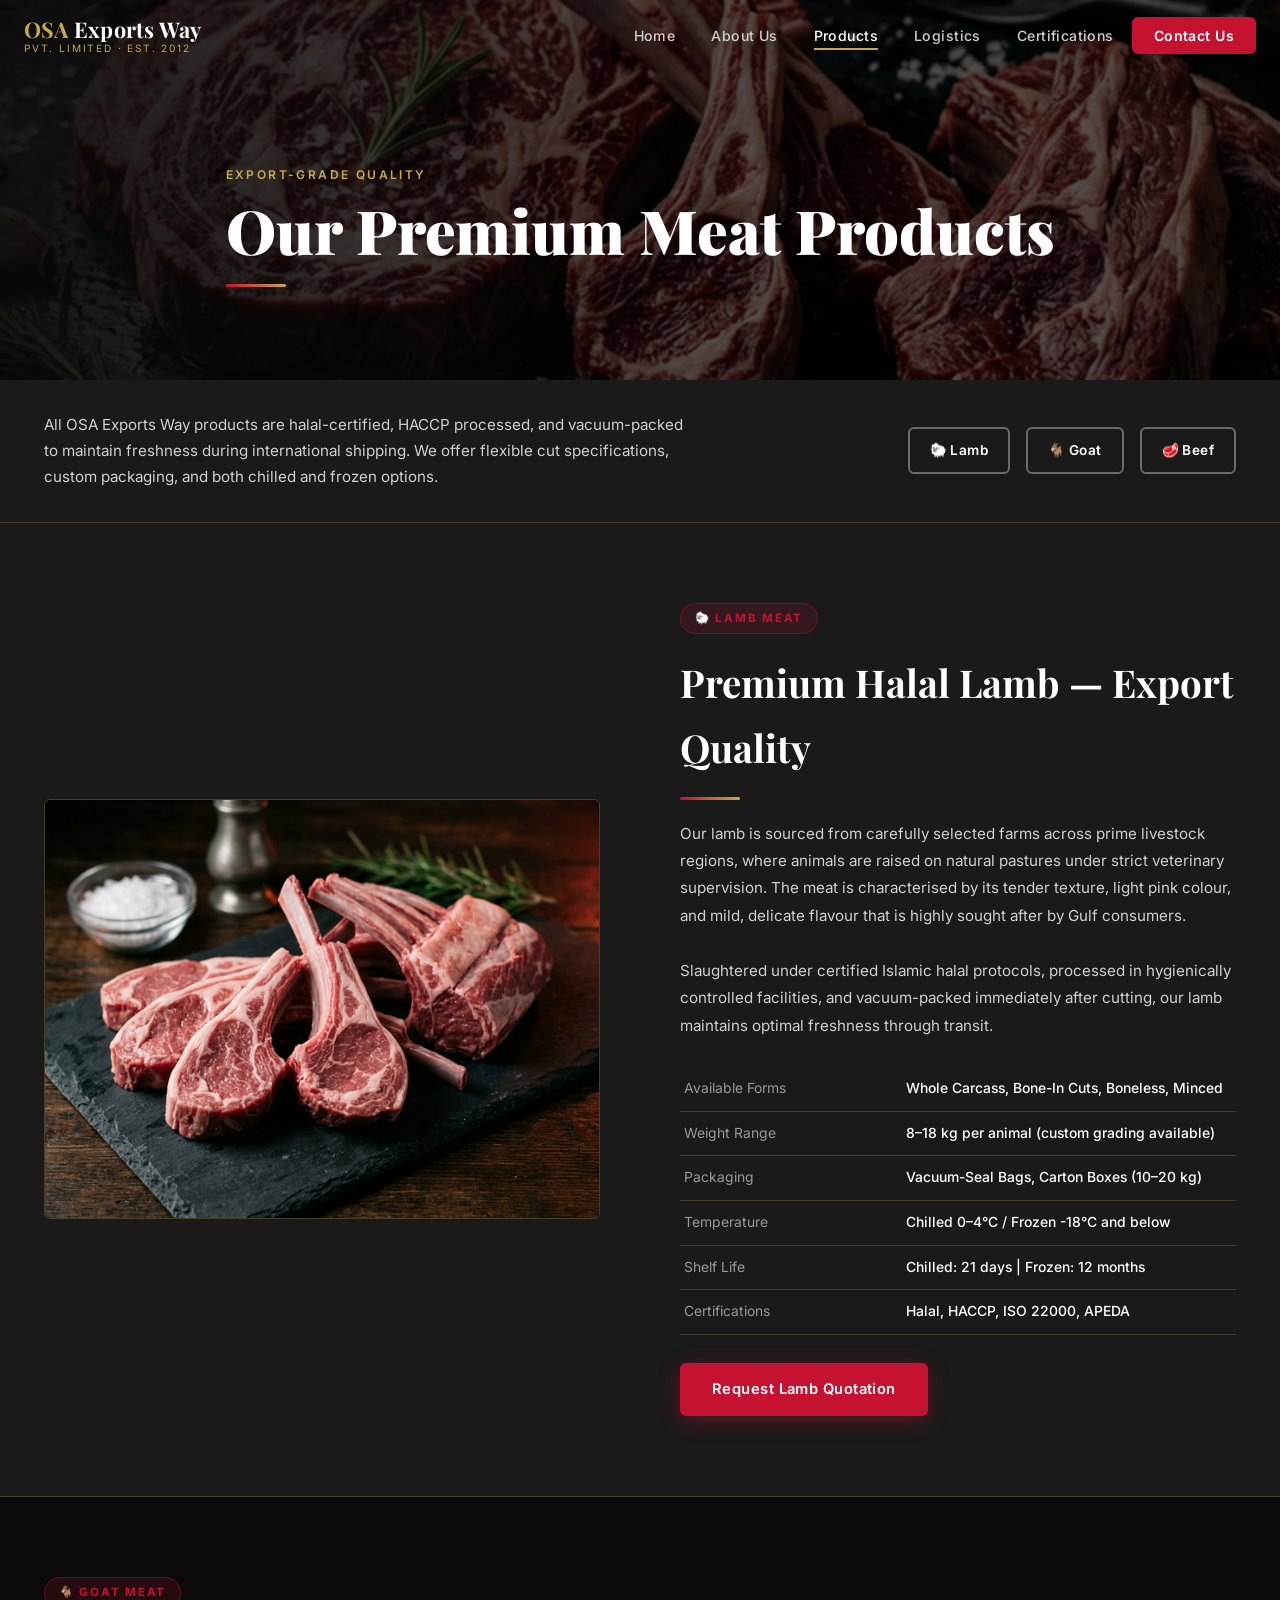
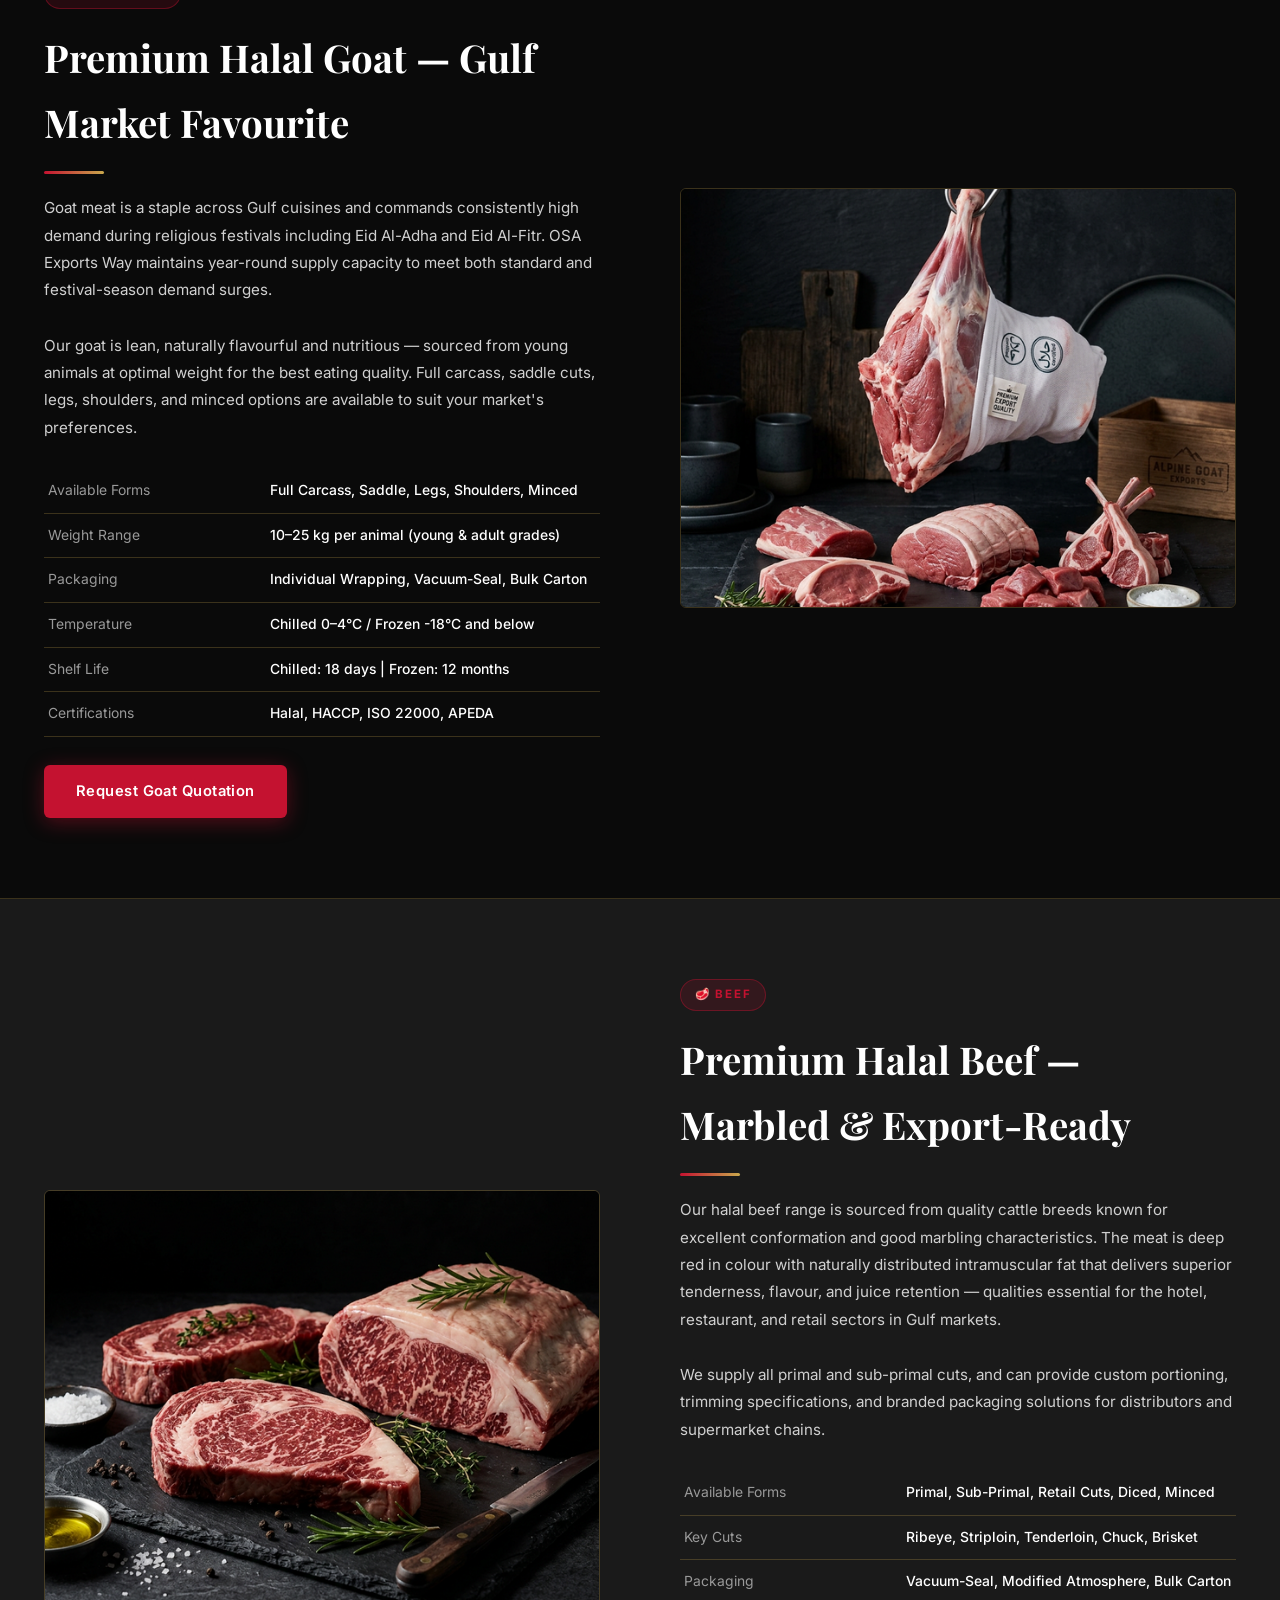
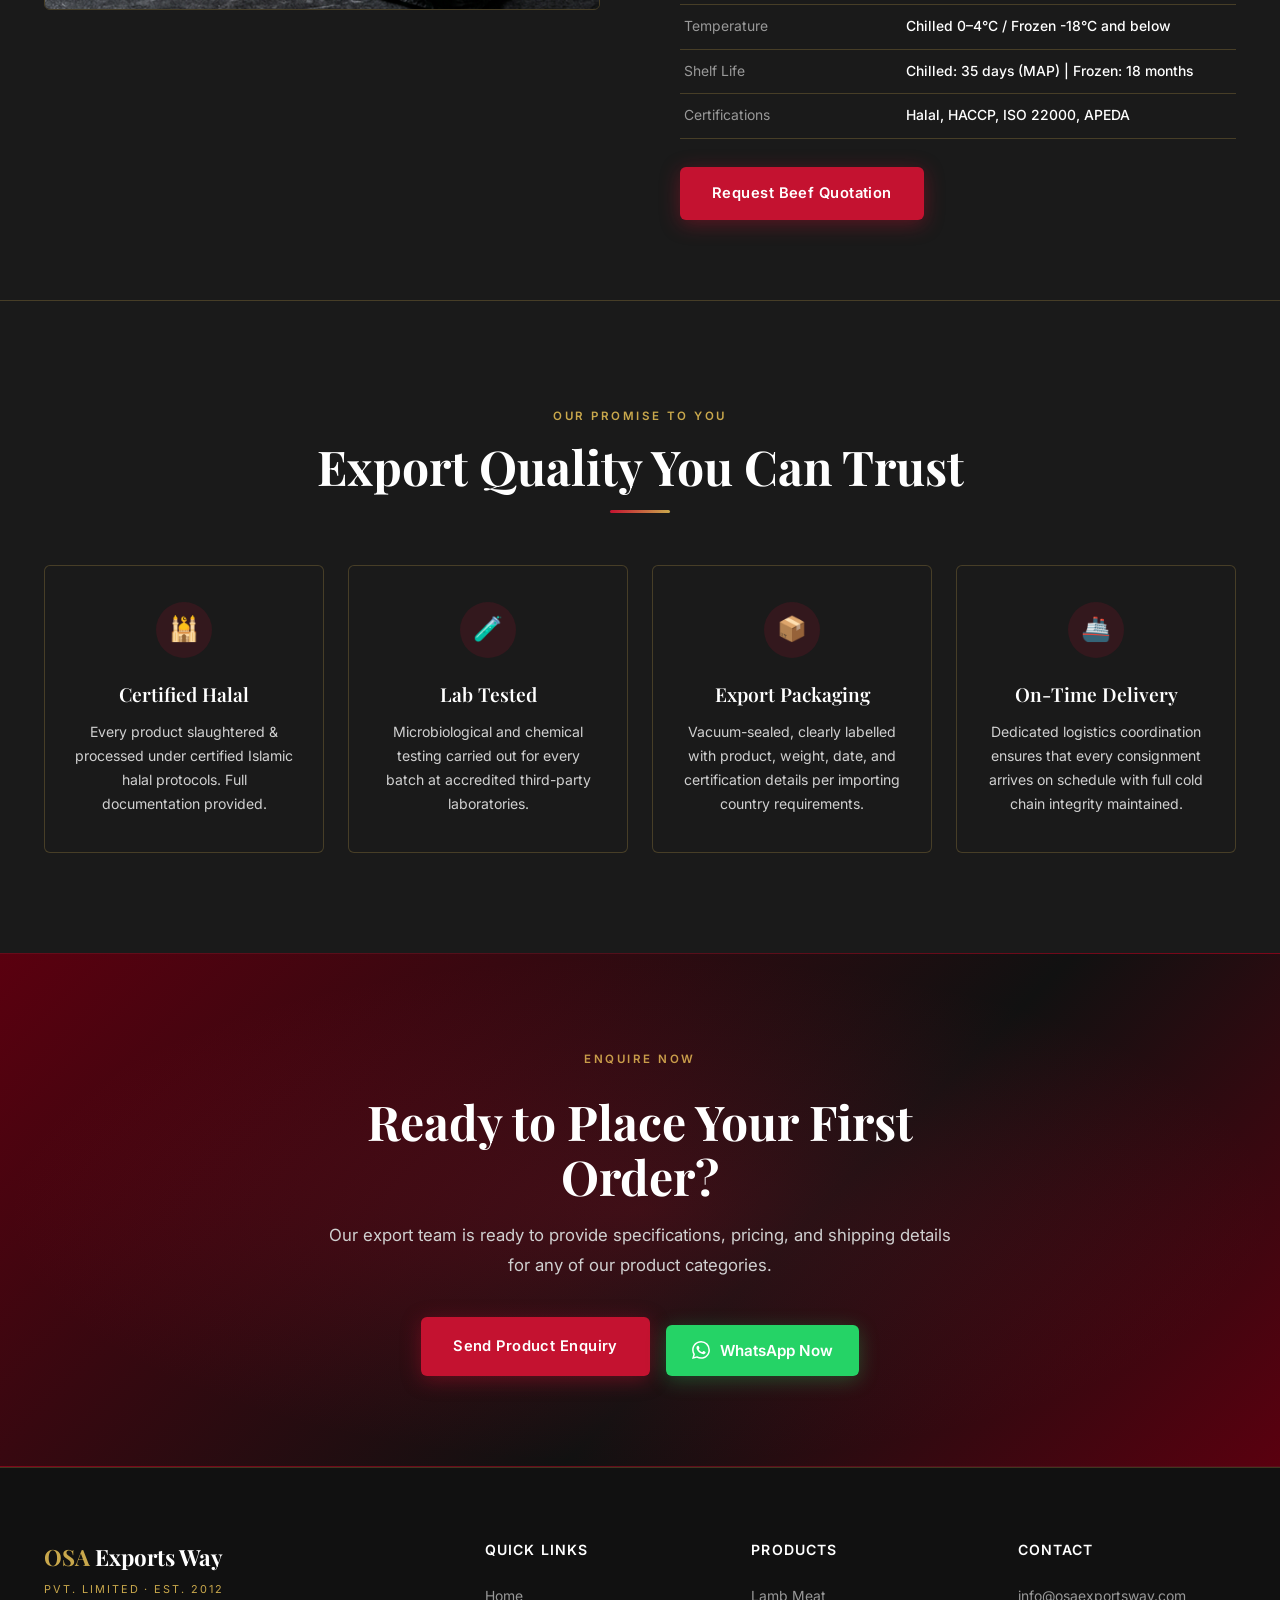
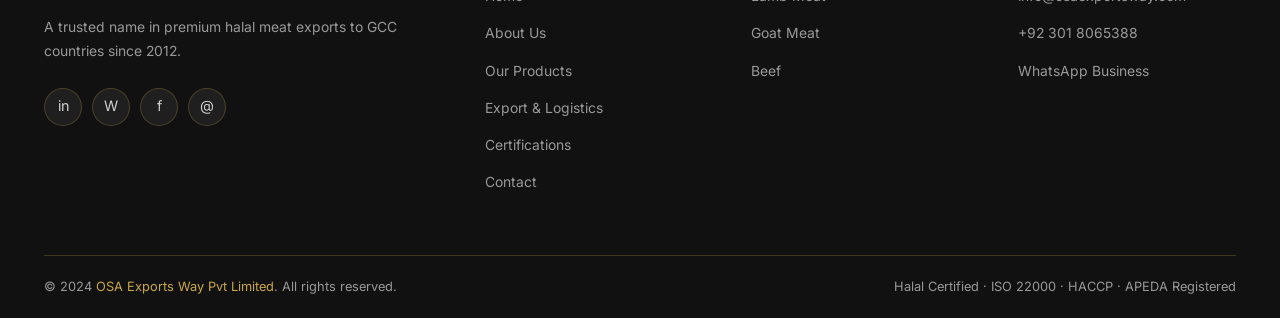
<file: products.html>
<!DOCTYPE html>
<html lang="en">
<head>
  <meta charset="UTF-8">
  <meta name="viewport" content="width=device-width, initial-scale=1.0">
  <title>Products — OSA Exports Way Pvt Limited | Halal Lamb, Goat &amp; Beef</title>
  <meta name="description" content="Premium halal export-grade lamb, goat and beef from OSA Exports Way. Vacuum-packed, HACCP processed, and Halal certified for Gulf country importers.">
  <!-- Google tag (gtag.js) -->
  <script async src="https://www.googletagmanager.com/gtag/js?id=G-NPS2VGWWHJ"></script>
  <script>
    window.dataLayer = window.dataLayer || [];
    function gtag(){dataLayer.push(arguments);}
    gtag('js', new Date());
    gtag('config', 'G-NPS2VGWWHJ');
  </script>
  <link rel="stylesheet" href="css/style.css">
</head>
<body>

  <!-- ══ NAVIGATION ══ -->
  <nav class="navbar" id="navbar">
    <div class="nav-inner">
      <a href="index.html" class="nav-logo">
        <span class="nav-logo-main"><span>OSA</span> Exports Way</span>
        <span class="nav-logo-sub">Pvt. Limited · Est. 2012</span>
      </a>
      <ul class="nav-links" id="navLinks">
        <li><a href="index.html">Home</a></li>
        <li><a href="about.html">About Us</a></li>
        <li><a href="products.html" class="active">Products</a></li>
        <li><a href="logistics.html">Logistics</a></li>
        <li><a href="certifications.html">Certifications</a></li>
        <li><a href="contact.html" class="nav-cta">Contact Us</a></li>
      </ul>
      <button class="nav-toggle" id="navToggle" aria-label="Toggle navigation">
        <span></span><span></span><span></span>
      </button>
    </div>
  </nav>

  <!-- ══ PAGE HERO ══ -->
  <section class="page-hero">
    <div class="page-hero-bg" style="background-image:url('images/hero_meat.png');"></div>
    <div class="page-hero-overlay"></div>
    <div class="page-hero-content">
      <div class="page-hero-label">Export-Grade Quality</div>
      <h1 class="page-hero-title">Our Premium Meat Products</h1>
      <div class="page-hero-line"></div>
    </div>
  </section>

  <!-- ══ INTRO STRIP ══ -->
  <section style="padding:32px 0;background:var(--dark2);border-bottom:1px solid var(--border);">
    <div class="container">
      <div style="display:flex;align-items:center;justify-content:space-between;flex-wrap:wrap;gap:24px;">
        <p style="color:var(--light-gray);font-size:0.95rem;max-width:640px;">
          All OSA Exports Way products are halal-certified, HACCP processed, and vacuum-packed to maintain freshness during international shipping. We offer flexible cut specifications, custom packaging, and both chilled and frozen options.
        </p>
        <div style="display:flex;gap:16px;flex-shrink:0;flex-wrap:wrap;">
          <a href="#lamb" class="btn btn-outline" style="padding:10px 20px;font-size:0.85rem;">🐑 Lamb</a>
          <a href="#goat" class="btn btn-outline" style="padding:10px 20px;font-size:0.85rem;">🐐 Goat</a>
          <a href="#beef" class="btn btn-outline" style="padding:10px 20px;font-size:0.85rem;">🥩 Beef</a>
        </div>
      </div>
    </div>
  </section>

  <!-- ══ LAMB SECTION ══ -->
  <section class="product-detail-section" id="lamb">
    <div class="container">
      <div class="product-detail-grid">
        <div class="product-img-wrap fade-up">
          <img src="images/product_lamb.png" alt="Premium Halal Lamb Meat Export" loading="lazy">
        </div>
        <div class="fade-up">
          <div class="product-detail-tag">🐑 Lamb Meat</div>
          <h2 class="product-detail-title">Premium Halal Lamb — Export Quality</h2>
          <div class="gold-divider left"></div>
          <p class="product-detail-desc" style="margin-top:20px;">
            Our lamb is sourced from carefully selected farms across prime livestock regions, where animals are raised on natural pastures under strict veterinary supervision. The meat is characterised by its tender texture, light pink colour, and mild, delicate flavour that is highly sought after by Gulf consumers.
          </p>
          <p class="product-detail-desc">
            Slaughtered under certified Islamic halal protocols, processed in hygienically controlled facilities, and vacuum-packed immediately after cutting, our lamb maintains optimal freshness through transit.
          </p>
          <table class="spec-table">
            <tr><td>Available Forms</td><td>Whole Carcass, Bone-In Cuts, Boneless, Minced</td></tr>
            <tr><td>Weight Range</td><td>8–18 kg per animal (custom grading available)</td></tr>
            <tr><td>Packaging</td><td>Vacuum-Seal Bags, Carton Boxes (10–20 kg)</td></tr>
            <tr><td>Temperature</td><td>Chilled 0–4°C / Frozen -18°C and below</td></tr>
            <tr><td>Shelf Life</td><td>Chilled: 21 days | Frozen: 12 months</td></tr>
            <tr><td>Certifications</td><td>Halal, HACCP, ISO 22000, APEDA</td></tr>
          </table>
          <a href="contact.html" class="btn btn-primary">Request Lamb Quotation</a>
        </div>
      </div>
    </div>
  </section>

  <!-- ══ GOAT SECTION ══ -->
  <section class="product-detail-section" id="goat">
    <div class="container">
      <div class="product-detail-grid reverse">
        <div class="product-img-wrap fade-up">
          <img src="images/product_goat.png" alt="Premium Halal Goat Meat Export" loading="lazy">
        </div>
        <div class="fade-up">
          <div class="product-detail-tag">🐐 Goat Meat</div>
          <h2 class="product-detail-title">Premium Halal Goat — Gulf Market Favourite</h2>
          <div class="gold-divider left"></div>
          <p class="product-detail-desc" style="margin-top:20px;">
            Goat meat is a staple across Gulf cuisines and commands consistently high demand during religious festivals including Eid Al-Adha and Eid Al-Fitr. OSA Exports Way maintains year-round supply capacity to meet both standard and festival-season demand surges.
          </p>
          <p class="product-detail-desc">
            Our goat is lean, naturally flavourful and nutritious — sourced from young animals at optimal weight for the best eating quality. Full carcass, saddle cuts, legs, shoulders, and minced options are available to suit your market's preferences.
          </p>
          <table class="spec-table">
            <tr><td>Available Forms</td><td>Full Carcass, Saddle, Legs, Shoulders, Minced</td></tr>
            <tr><td>Weight Range</td><td>10–25 kg per animal (young &amp; adult grades)</td></tr>
            <tr><td>Packaging</td><td>Individual Wrapping, Vacuum-Seal, Bulk Carton</td></tr>
            <tr><td>Temperature</td><td>Chilled 0–4°C / Frozen -18°C and below</td></tr>
            <tr><td>Shelf Life</td><td>Chilled: 18 days | Frozen: 12 months</td></tr>
            <tr><td>Certifications</td><td>Halal, HACCP, ISO 22000, APEDA</td></tr>
          </table>
          <a href="contact.html" class="btn btn-primary">Request Goat Quotation</a>
        </div>
      </div>
    </div>
  </section>

  <!-- ══ BEEF SECTION ══ -->
  <section class="product-detail-section" id="beef">
    <div class="container">
      <div class="product-detail-grid">
        <div class="product-img-wrap fade-up">
          <img src="images/product_beef.png" alt="Premium Halal Beef Export" loading="lazy">
        </div>
        <div class="fade-up">
          <div class="product-detail-tag">🥩 Beef</div>
          <h2 class="product-detail-title">Premium Halal Beef — Marbled &amp; Export-Ready</h2>
          <div class="gold-divider left"></div>
          <p class="product-detail-desc" style="margin-top:20px;">
            Our halal beef range is sourced from quality cattle breeds known for excellent conformation and good marbling characteristics. The meat is deep red in colour with naturally distributed intramuscular fat that delivers superior tenderness, flavour, and juice retention — qualities essential for the hotel, restaurant, and retail sectors in Gulf markets.
          </p>
          <p class="product-detail-desc">
            We supply all primal and sub-primal cuts, and can provide custom portioning, trimming specifications, and branded packaging solutions for distributors and supermarket chains.
          </p>
          <table class="spec-table">
            <tr><td>Available Forms</td><td>Primal, Sub-Primal, Retail Cuts, Diced, Minced</td></tr>
            <tr><td>Key Cuts</td><td>Ribeye, Striploin, Tenderloin, Chuck, Brisket</td></tr>
            <tr><td>Packaging</td><td>Vacuum-Seal, Modified Atmosphere, Bulk Carton</td></tr>
            <tr><td>Temperature</td><td>Chilled 0–4°C / Frozen -18°C and below</td></tr>
            <tr><td>Shelf Life</td><td>Chilled: 35 days (MAP) | Frozen: 18 months</td></tr>
            <tr><td>Certifications</td><td>Halal, HACCP, ISO 22000, APEDA</td></tr>
          </table>
          <a href="contact.html" class="btn btn-primary">Request Beef Quotation</a>
        </div>
      </div>
    </div>
  </section>

  <!-- ══ QUALITY PROMISE ══ -->
  <section class="section-pad" style="background:var(--dark2);">
    <div class="container">
      <div class="text-center fade-up">
        <span class="section-label">Our Promise to You</span>
        <h2 class="section-title">Export Quality You Can Trust</h2>
        <div class="gold-divider"></div>
      </div>
      <div style="display:grid;grid-template-columns:repeat(4,1fr);gap:24px;margin-top:52px;" class="quality-grid">
        <div class="value-card fade-up" style="text-align:center;">
          <div class="value-icon" style="margin:0 auto 20px;">🕌</div>
          <div class="value-title">Certified Halal</div>
          <div class="value-text">Every product slaughtered &amp; processed under certified Islamic halal protocols. Full documentation provided.</div>
        </div>
        <div class="value-card fade-up" style="text-align:center;">
          <div class="value-icon" style="margin:0 auto 20px;">🧪</div>
          <div class="value-title">Lab Tested</div>
          <div class="value-text">Microbiological and chemical testing carried out for every batch at accredited third-party laboratories.</div>
        </div>
        <div class="value-card fade-up" style="text-align:center;">
          <div class="value-icon" style="margin:0 auto 20px;">📦</div>
          <div class="value-title">Export Packaging</div>
          <div class="value-text">Vacuum-sealed, clearly labelled with product, weight, date, and certification details per importing country requirements.</div>
        </div>
        <div class="value-card fade-up" style="text-align:center;">
          <div class="value-icon" style="margin:0 auto 20px;">🚢</div>
          <div class="value-title">On-Time Delivery</div>
          <div class="value-text">Dedicated logistics coordination ensures that every consignment arrives on schedule with full cold chain integrity maintained.</div>
        </div>
      </div>
      <style>@media(max-width:768px){.quality-grid{grid-template-columns:1fr!important;}}</style>
    </div>
  </section>

  <!-- ══ CTA ══ -->
  <section class="cta-banner">
    <div class="container">
      <span class="section-label">Enquire Now</span>
      <h2 class="section-title" style="max-width:600px;margin:12px auto 0;">Ready to Place Your First Order?</h2>
      <p class="section-subtitle" style="margin-top:16px;">Our export team is ready to provide specifications, pricing, and shipping details for any of our product categories.</p>
      <div class="cta-actions">
        <a href="contact.html" class="btn btn-primary">Send Product Enquiry</a>
        <a href="https://wa.me/923018065388" target="_blank" rel="noopener" class="whatsapp-btn">
          <svg viewBox="0 0 24 24" fill="currentColor" width="18" height="18"><path d="M17.472 14.382c-.297-.149-1.758-.867-2.03-.967-.273-.099-.471-.148-.67.15-.197.297-.767.966-.94 1.164-.173.199-.347.223-.644.075-.297-.15-1.255-.463-2.39-1.475-.883-.788-1.48-1.761-1.653-2.059-.173-.297-.018-.458.13-.606.134-.133.298-.347.446-.52.149-.174.198-.298.298-.497.099-.198.05-.371-.025-.52-.075-.149-.669-1.612-.916-2.207-.242-.579-.487-.5-.669-.51a12.8 12.8 0 00-.57-.01c-.198 0-.52.074-.792.372-.272.297-1.04 1.016-1.04 2.479 0 1.462 1.065 2.875 1.213 3.074.149.198 2.096 3.2 5.077 4.487.709.306 1.262.489 1.694.625.712.227 1.36.195 1.871.118.571-.085 1.758-.719 2.006-1.413.248-.694.248-1.289.173-1.413-.074-.124-.272-.198-.57-.347m-5.421 7.403h-.004a9.87 9.87 0 01-5.031-1.378l-.361-.214-3.741.982.998-3.648-.235-.374a9.86 9.86 0 01-1.51-5.26c.001-5.45 4.436-9.884 9.888-9.884 2.64 0 5.122 1.03 6.988 2.898a9.825 9.825 0 012.893 6.994c-.003 5.45-4.437 9.884-9.885 9.884m8.413-18.297A11.815 11.815 0 0012.05 0C5.495 0 .16 5.335.157 11.892c0 2.096.547 4.142 1.588 5.945L.057 24l6.305-1.654a11.882 11.882 0 005.683 1.448h.005c6.554 0 11.89-5.335 11.893-11.893a11.821 11.821 0 00-3.48-8.413z"/></svg>
          WhatsApp Now
        </a>
      </div>
    </div>
  </section>

  <!-- ══ FOOTER ══ -->
  <footer class="footer">
    <div class="container">
      <div class="footer-grid">
        <div>
          <div class="footer-brand-name"><span>OSA</span> Exports Way</div>
          <div class="footer-brand-tag">Pvt. Limited · Est. 2012</div>
          <p class="footer-brand-desc">A trusted name in premium halal meat exports to GCC countries since 2012.</p>
          <div class="footer-social">
            <a href="#" class="social-btn" aria-label="LinkedIn">in</a>
            <a href="#" class="social-btn" aria-label="WhatsApp">W</a>
            <a href="#" class="social-btn" aria-label="Facebook">f</a>
            <a href="#" class="social-btn" aria-label="Email">@</a>
          </div>
        </div>
        <div>
          <div class="footer-col-title">Quick Links</div>
          <ul class="footer-col-links">
            <li><a href="index.html">Home</a></li>
            <li><a href="about.html">About Us</a></li>
            <li><a href="products.html">Our Products</a></li>
            <li><a href="logistics.html">Export &amp; Logistics</a></li>
            <li><a href="certifications.html">Certifications</a></li>
            <li><a href="contact.html">Contact</a></li>
          </ul>
        </div>
        <div>
          <div class="footer-col-title">Products</div>
          <ul class="footer-col-links">
            <li><a href="#lamb">Lamb Meat</a></li>
            <li><a href="#goat">Goat Meat</a></li>
            <li><a href="#beef">Beef</a></li>
          </ul>
        </div>
        <div>
          <div class="footer-col-title">Contact</div>
          <ul class="footer-col-links">
            <li><a href="mailto:info@osaexportsway.com">info@osaexportsway.com</a></li>
            <li><a href="tel:+923018065388">+92 301 8065388</a></li>
            <li><a href="https://wa.me/923018065388" target="_blank" rel="noopener">WhatsApp Business</a></li>
          </ul>
        </div>
      </div>
      <div class="footer-bottom">
        <div class="footer-bottom-text">© 2024 <span>OSA Exports Way Pvt Limited</span>. All rights reserved.</div>
        <div class="footer-bottom-text">Halal Certified · ISO 22000 · HACCP · APEDA Registered</div>
      </div>
    </div>
  </footer>
  <script src="js/main.js"></script>
</body>
</html>
</file>
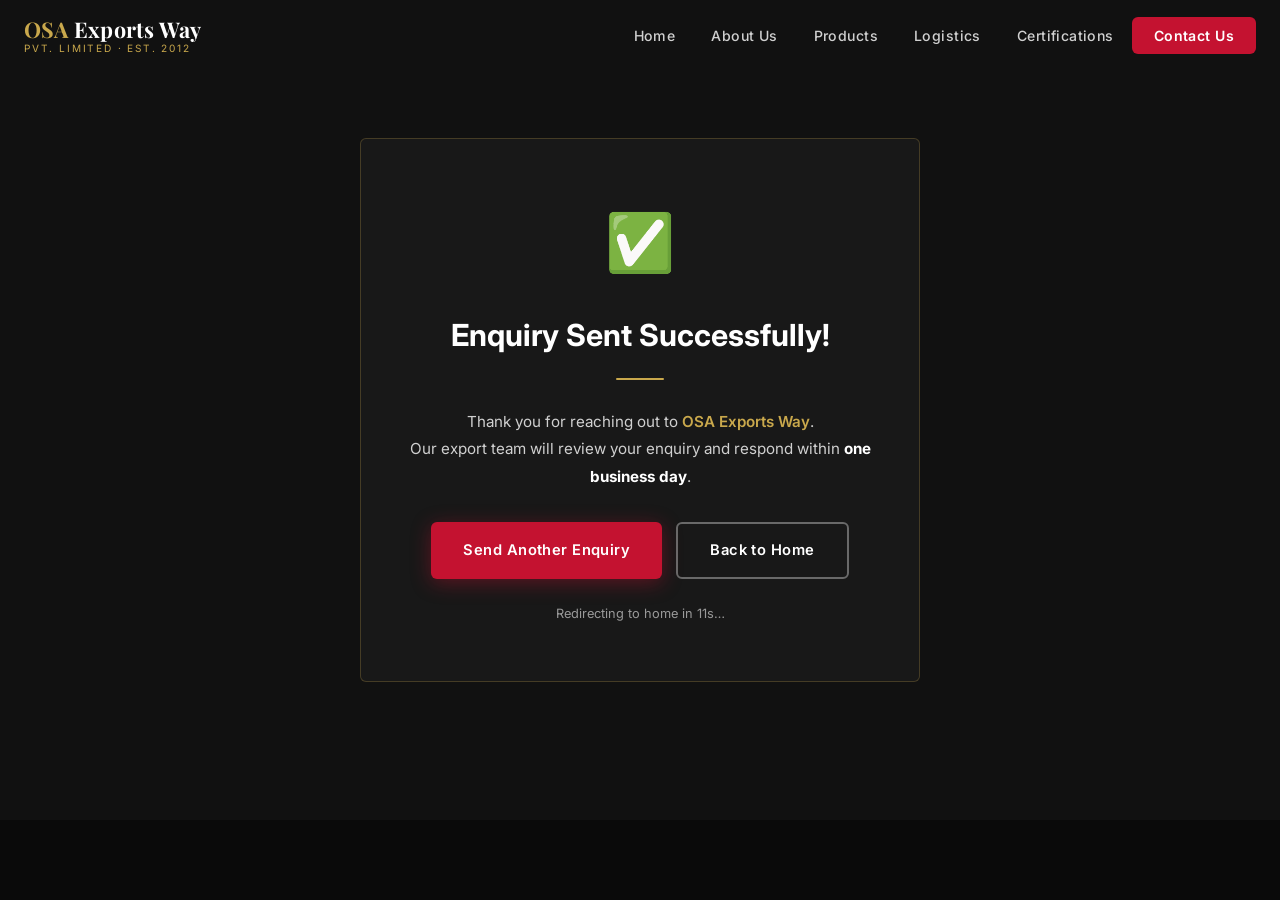
<file: thank-you.html>
<!doctype html>
<html lang="en">
  <head>
    <meta charset="UTF-8" />
    <meta name="viewport" content="width=device-width, initial-scale=1.0" />
    <title>Enquiry Sent — OSA Exports Way Pvt Limited</title>
    <meta name="robots" content="noindex, nofollow" />
    <!-- Google tag (gtag.js) -->
    <script async src="https://www.googletagmanager.com/gtag/js?id=G-NPS2VGWWHJ"></script>
    <script>
      window.dataLayer = window.dataLayer || [];
      function gtag(){dataLayer.push(arguments);}
      gtag('js', new Date());
      gtag('config', 'G-NPS2VGWWHJ');
    </script>
    <link rel="stylesheet" href="css/style.css" />
    <style>
      .thankyou-section {
        min-height: calc(100vh - 80px);
        display: flex;
        align-items: center;
        justify-content: center;
        background: var(--dark);
        padding: 60px 24px;
      }
      .thankyou-card {
        background: rgba(255,255,255,0.03);
        border: 1px solid var(--border);
        border-radius: var(--radius);
        padding: 56px 48px;
        max-width: 560px;
        width: 100%;
        text-align: center;
      }
      .thankyou-icon {
        font-size: 3.5rem;
        margin-bottom: 20px;
        display: block;
      }
      .thankyou-title {
        font-size: clamp(1.4rem, 3vw, 1.9rem);
        font-weight: 700;
        color: var(--white);
        margin-bottom: 16px;
      }
      .thankyou-subtitle {
        color: var(--light-gray);
        font-size: 0.95rem;
        line-height: 1.8;
        margin-bottom: 32px;
      }
      .thankyou-accent {
        display: inline-block;
        color: var(--gold);
        font-weight: 600;
      }
      .thankyou-divider {
        width: 48px;
        height: 2px;
        background: var(--gold);
        margin: 0 auto 28px;
        border-radius: 2px;
      }
      .thankyou-cta-row {
        display: flex;
        gap: 14px;
        justify-content: center;
        flex-wrap: wrap;
      }
      .countdown-note {
        font-size: 0.8rem;
        color: var(--gray);
        margin-top: 24px;
      }
      @media (max-width: 540px) {
        .thankyou-card { padding: 36px 24px; }
      }
    </style>
  </head>
  <body>
    <nav class="navbar" id="navbar">
      <div class="nav-inner">
        <a href="index.html" class="nav-logo">
          <span class="nav-logo-main"><span>OSA</span> Exports Way</span>
          <span class="nav-logo-sub">Pvt. Limited · Est. 2012</span>
        </a>
        <ul class="nav-links" id="navLinks">
          <li><a href="index.html">Home</a></li>
          <li><a href="about.html">About Us</a></li>
          <li><a href="products.html">Products</a></li>
          <li><a href="logistics.html">Logistics</a></li>
          <li><a href="certifications.html">Certifications</a></li>
          <li><a href="contact.html" class="nav-cta">Contact Us</a></li>
        </ul>
        <button class="nav-toggle" id="navToggle" aria-label="Toggle navigation">
          <span></span><span></span><span></span>
        </button>
      </div>
    </nav>

    <section class="thankyou-section">
      <div class="thankyou-card">
        <span class="thankyou-icon">✅</span>
        <div class="thankyou-title">Enquiry Sent Successfully!</div>
        <div class="thankyou-divider"></div>
        <p class="thankyou-subtitle">
          Thank you for reaching out to <span class="thankyou-accent">OSA Exports Way</span>.<br />
          Our export team will review your enquiry and respond within
          <strong style="color: var(--white)">one business day</strong>.
        </p>
        <div class="thankyou-cta-row">
          <a href="contact.html" class="btn btn-primary">Send Another Enquiry</a>
          <a href="index.html" class="btn btn-outline">Back to Home</a>
        </div>
        <p class="countdown-note" id="countdownNote"></p>
      </div>
    </section>

    <script src="js/main.js"></script>
    <script>
      // Auto-redirect back to home after 12 seconds
      let seconds = 12;
      const note = document.getElementById('countdownNote');
      if (note) {
        note.textContent = 'Redirecting to home in ' + seconds + 's…';
        const timer = setInterval(function () {
          seconds--;
          if (seconds <= 0) {
            clearInterval(timer);
            window.location.href = 'index.html';
          } else {
            note.textContent = 'Redirecting to home in ' + seconds + 's…';
          }
        }, 1000);
      }
    </script>
  </body>
</html>
</file>
<file: css/style.css>
/* ============================================================
   OSA EXPORTS WAY PVT LIMITED — Master Stylesheet
   Colors: Deep Red #8B0000 / #C41230, Black #0A0A0A,
           White #FFFFFF, Gold #C9A84C
   ============================================================ */

/* ── Google Fonts ── */
@import url('https://fonts.googleapis.com/css2?family=Playfair+Display:wght@400;600;700;900&family=Inter:wght@300;400;500;600;700&display=swap');

/* ── CSS Variables ── */
:root {
  --red:        #C41230;
  --red-dark:   #8B0000;
  --red-deeper: #5a000f;
  --gold:       #C9A84C;
  --gold-light: #e8c97a;
  --black:      #0A0A0A;
  --dark:       #111111;
  --dark2:      #1a1a1a;
  --dark3:      #222222;
  --mid:        #333333;
  --gray:       #999999;
  --light-gray: #d0d0d0;
  --white:      #FFFFFF;
  --off-white:  #f8f5f0;
  --border:     rgba(201,168,76,0.25);

  --font-display: 'Playfair Display', Georgia, serif;
  --font-body:    'Inter', sans-serif;

  --transition:   0.35s cubic-bezier(0.4, 0, 0.2, 1);
  --shadow-lg:    0 20px 60px rgba(0,0,0,0.5);
  --shadow-card:  0 8px 32px rgba(0,0,0,0.35);
  --radius:       6px;
  --max-width:    1240px;
}

/* ── Reset & Base ── */
*, *::before, *::after { box-sizing: border-box; margin: 0; padding: 0; }
html { scroll-behavior: smooth; font-size: 16px; }
body {
  font-family: var(--font-body);
  background: var(--black);
  color: var(--white);
  line-height: 1.7;
  overflow-x: hidden;
}
img { display: block; max-width: 100%; }
a { text-decoration: none; color: inherit; }
ul { list-style: none; }
button { border: none; cursor: pointer; font-family: inherit; }
input, textarea, select { font-family: inherit; }

/* ── Scrollbar ── */
::-webkit-scrollbar { width: 6px; }
::-webkit-scrollbar-track { background: var(--dark); }
::-webkit-scrollbar-thumb { background: var(--red); border-radius: 3px; }

/* ── Selection ── */
::selection { background: var(--red); color: var(--white); }

/* ── Utility ── */
.container { max-width: var(--max-width); margin: 0 auto; padding: 0 24px; }
.section-pad { padding: 100px 0; }
.section-pad-sm { padding: 60px 0; }
.text-center { text-align: center; }
.text-gold { color: var(--gold); }
.text-red { color: var(--red); }
.sr-only { position: absolute; width: 1px; height: 1px; overflow: hidden; clip: rect(0,0,0,0); }

/* ── Gold Divider ── */
.gold-divider {
  width: 60px; height: 3px;
  background: linear-gradient(90deg, var(--red), var(--gold));
  margin: 16px auto 0;
  border-radius: 2px;
}
.gold-divider.left { margin: 16px 0 0; }

/* ── Section Headers ── */
.section-label {
  display: inline-block;
  font-size: 0.72rem;
  font-weight: 600;
  letter-spacing: 0.22em;
  text-transform: uppercase;
  color: var(--gold);
  margin-bottom: 12px;
}
.section-title {
  font-family: var(--font-display);
  font-size: clamp(2rem, 4vw, 3rem);
  font-weight: 700;
  line-height: 1.15;
  color: var(--white);
}
.section-subtitle {
  font-size: 1.05rem;
  color: var(--light-gray);
  max-width: 640px;
  margin: 20px auto 0;
  line-height: 1.8;
}

/* ─────────────────────────────────────────
   NAVIGATION
────────────────────────────────────────── */
.navbar {
  position: fixed; top: 0; left: 0; right: 0; z-index: 1000;
  padding: 0 24px;
  transition: background var(--transition), box-shadow var(--transition);
}
.navbar.scrolled {
  background: rgba(10,10,10,0.97);
  box-shadow: 0 2px 20px rgba(0,0,0,0.5);
  backdrop-filter: blur(12px);
}
.nav-inner {
  max-width: var(--max-width);
  margin: 0 auto;
  display: flex;
  align-items: center;
  justify-content: space-between;
  height: 72px;
}
.nav-logo {
  display: flex; flex-direction: column;
  line-height: 1;
}
.nav-logo-main {
  font-family: var(--font-display);
  font-size: 1.35rem;
  font-weight: 700;
  color: var(--white);
  letter-spacing: 0.01em;
}
.nav-logo-main span { color: var(--gold); }
.nav-logo-sub {
  font-size: 0.63rem;
  letter-spacing: 0.18em;
  text-transform: uppercase;
  color: var(--gold);
  margin-top: 3px;
}
.nav-links {
  display: flex; gap: 0; align-items: center;
}
.nav-links a {
  padding: 8px 18px;
  font-size: 0.88rem;
  font-weight: 500;
  letter-spacing: 0.03em;
  color: var(--light-gray);
  position: relative;
  transition: color var(--transition);
}
.nav-links a::after {
  content: '';
  position: absolute; bottom: 2px; left: 18px; right: 18px; height: 2px;
  background: var(--gold);
  transform: scaleX(0);
  transition: transform var(--transition);
}
.nav-links a:hover { color: var(--white); }
.nav-links a:hover::after,
.nav-links a.active::after { transform: scaleX(1); }
.nav-links a.active { color: var(--white); }
.nav-cta {
  background: var(--red);
  color: var(--white) !important;
  padding: 10px 22px !important;
  border-radius: var(--radius);
  font-weight: 600 !important;
  transition: background var(--transition) !important;
}
.nav-cta:hover { background: var(--red-dark) !important; }
.nav-cta::after { display: none !important; }
.nav-toggle {
  display: none;
  flex-direction: column; gap: 5px;
  background: transparent; padding: 6px;
  border-radius: 4px;
}
.nav-toggle span {
  display: block; width: 24px; height: 2px;
  background: var(--white);
  border-radius: 2px;
  transition: var(--transition);
}

/* ─────────────────────────────────────────
   HERO
────────────────────────────────────────── */
.hero {
  position: relative;
  min-height: 100vh;
  display: flex; align-items: center;
  overflow: hidden;
}
.hero-bg {
  position: absolute; inset: 0;
  background-image: url('../images/hero_meat.png');
  background-size: cover;
  background-position: center;
  transform: scale(1.05);
  animation: heroZoom 18s ease-in-out infinite alternate;
}
@keyframes heroZoom {
  from { transform: scale(1.05); }
  to   { transform: scale(1.15); }
}
.hero-overlay {
  position: absolute; inset: 0;
  background: linear-gradient(
    135deg,
    rgba(10,10,10,0.92) 0%,
    rgba(140,0,0,0.45) 50%,
    rgba(10,10,10,0.88) 100%
  );
}
.hero-content {
  position: relative; z-index: 2;
  max-width: var(--max-width);
  margin: 0 auto; padding: 0 24px;
  padding-top: 72px;
}
.hero-badge {
  display: inline-flex; align-items: center; gap: 8px;
  background: rgba(201,168,76,0.15);
  border: 1px solid rgba(201,168,76,0.4);
  padding: 7px 18px;
  border-radius: 30px;
  font-size: 0.75rem;
  font-weight: 600;
  letter-spacing: 0.2em;
  text-transform: uppercase;
  color: var(--gold);
  margin-bottom: 28px;
  animation: fadeUp 0.8s ease both;
}
.hero-badge::before {
  content: '';
  display: inline-block; width: 6px; height: 6px;
  background: var(--gold);
  border-radius: 50%;
}
.hero-title {
  font-family: var(--font-display);
  font-size: clamp(2.6rem, 6vw, 5rem);
  font-weight: 900;
  line-height: 1.05;
  color: var(--white);
  max-width: 720px;
  animation: fadeUp 0.8s 0.15s ease both;
}
.hero-title em {
  font-style: normal;
  background: linear-gradient(90deg, var(--red) 0%, var(--gold) 100%);
  -webkit-background-clip: text;
  background-clip: text;
  -webkit-text-fill-color: transparent;
}
.hero-description {
  font-size: 1.15rem;
  color: rgba(255,255,255,0.90);
  max-width: 540px;
  margin: 24px 0 40px;
  line-height: 1.8;
  animation: fadeUp 0.8s 0.3s ease both;
}
.hero-actions {
  display: flex; gap: 16px; flex-wrap: wrap;
  animation: fadeUp 0.8s 0.45s ease both;
}
.hero-stats {
  display: flex; gap: 48px; flex-wrap: wrap;
  margin-top: 70px;
  padding-top: 32px;
  border-top: 1px solid rgba(255,255,255,0.12);
  animation: fadeUp 0.8s 0.6s ease both;
}
.hero-stat-number {
  font-family: var(--font-display);
  font-size: 2.4rem;
  font-weight: 700;
  color: var(--gold);
  line-height: 1;
}
.hero-stat-label {
  font-size: 0.8rem;
  font-weight: 500;
  letter-spacing: 0.08em;
  text-transform: uppercase;
  color: #c0c0c0;
  margin-top: 5px;
}
.hero-scroll {
  position: absolute; bottom: 36px; left: 50%;
  transform: translateX(-50%);
  display: flex; flex-direction: column; align-items: center; gap: 10px;
  z-index: 2;
  animation: fadeIn 1s 1s ease both;
}
.hero-scroll span {
  font-size: 0.7rem; letter-spacing: 0.18em; text-transform: uppercase;
  color: rgba(255,255,255,0.7);
}
.scroll-arrow {
  width: 28px; height: 28px;
  border: 2px solid rgba(201,168,76,0.5);
  border-radius: 50%;
  display: flex; align-items: center; justify-content: center;
  animation: bounce 2s ease-in-out infinite;
}
.scroll-arrow svg { width: 12px; height: 12px; fill: var(--gold); }
@keyframes bounce {
  0%,100% { transform: translateY(0); }
  50%      { transform: translateY(6px); }
}

/* ─────────────────────────────────────────
   BUTTONS
────────────────────────────────────────── */
.btn {
  display: inline-flex; align-items: center; gap: 9px;
  padding: 14px 32px;
  border-radius: var(--radius);
  font-size: 0.92rem;
  font-weight: 600;
  letter-spacing: 0.03em;
  transition: var(--transition);
  cursor: pointer;
  border: none;
}
.btn-primary {
  background: var(--red);
  color: var(--white);
  box-shadow: 0 4px 20px rgba(196,18,48,0.4);
}
.btn-primary:hover {
  background: var(--red-dark);
  box-shadow: 0 6px 28px rgba(196,18,48,0.6);
  transform: translateY(-2px);
}
.btn-outline {
  background: transparent;
  color: var(--white);
  border: 2px solid rgba(255,255,255,0.35);
}
.btn-outline:hover {
  border-color: var(--gold);
  color: var(--gold);
  transform: translateY(-2px);
}
.btn-gold {
  background: linear-gradient(135deg, var(--gold), var(--gold-light));
  color: var(--black);
  font-weight: 700;
}
.btn-gold:hover {
  box-shadow: 0 6px 28px rgba(201,168,76,0.5);
  transform: translateY(-2px);
}
.btn svg { width: 16px; height: 16px; }

/* ─────────────────────────────────────────
   ABOUT STRIP (Home)
────────────────────────────────────────── */
.about-strip {
  background: var(--dark2);
  border-top: 1px solid var(--border);
  border-bottom: 1px solid var(--border);
}
.about-strip-inner {
  display: grid;
  grid-template-columns: 1fr 1fr;
  gap: 80px;
  align-items: center;
}
.about-strip-img {
  position: relative;
  border-radius: var(--radius);
  overflow: hidden;
  height: 440px;
}
.about-strip-img img {
  width: 100%; height: 100%;
  object-fit: cover;
  transition: transform 0.6s ease;
}
.about-strip-img:hover img { transform: scale(1.04); }
.about-strip-img::after {
  content: '';
  position: absolute; inset: 0;
  border: 1px solid var(--border);
  border-radius: var(--radius);
  pointer-events: none;
}
.about-strip-badge {
  position: absolute; bottom: -20px; right: -20px;
  width: 130px; height: 130px;
  background: var(--red);
  border-radius: 50%;
  display: flex; flex-direction: column;
  align-items: center; justify-content: center;
  text-align: center;
  box-shadow: 0 8px 30px rgba(196,18,48,0.5);
  border: 3px solid var(--gold);
}
.badge-number {
  font-family: var(--font-display);
  font-size: 2.2rem;
  font-weight: 900;
  color: var(--white);
  line-height: 1;
}
.badge-text {
  font-size: 0.62rem;
  font-weight: 600;
  letter-spacing: 0.1em;
  text-transform: uppercase;
  color: rgba(255,255,255,0.85);
  margin-top: 3px;
}
.about-strip-features { margin-top: 32px; display: grid; grid-template-columns: 1fr 1fr; gap: 16px; }
.feature-chip {
  display: flex; align-items: center; gap: 10px;
  background: rgba(255,255,255,0.05);
  border: 1px solid var(--border);
  border-radius: var(--radius);
  padding: 12px 16px;
  font-size: 0.85rem;
  font-weight: 500;
}
.feature-chip-icon {
  width: 32px; height: 32px; flex-shrink: 0;
  background: rgba(196,18,48,0.15);
  border-radius: 50%;
  display: flex; align-items: center; justify-content: center;
  font-size: 1rem;
}

/* ─────────────────────────────────────────
   PRODUCTS GRID
────────────────────────────────────────── */
.products-section { background: var(--dark); }
.products-grid {
  display: grid;
  grid-template-columns: repeat(3, 1fr);
  gap: 28px;
  margin-top: 60px;
}
.product-card {
  position: relative;
  border-radius: var(--radius);
  overflow: hidden;
  background: var(--dark2);
  border: 1px solid var(--border);
  transition: transform var(--transition), box-shadow var(--transition);
}
.product-card:hover {
  transform: translateY(-8px);
  box-shadow: var(--shadow-lg);
}
.product-card-img {
  height: 280px;
  overflow: hidden;
  position: relative;
}
.product-card-img img {
  width: 100%; height: 100%;
  object-fit: cover;
  transition: transform 0.6s ease;
}
.product-card:hover .product-card-img img { transform: scale(1.08); }
.product-card-overlay {
  position: absolute; inset: 0;
  background: linear-gradient(to top, rgba(10,10,10,0.8) 0%, transparent 50%);
}
.product-card-tag {
  position: absolute; top: 16px; left: 16px;
  background: var(--red);
  color: var(--white);
  font-size: 0.7rem;
  font-weight: 700;
  letter-spacing: 0.12em;
  text-transform: uppercase;
  padding: 5px 12px;
  border-radius: 20px;
}
.product-card-body { padding: 24px; }
.product-card-title {
  font-family: var(--font-display);
  font-size: 1.5rem;
  font-weight: 700;
  margin-bottom: 10px;
}
.product-card-desc {
  font-size: 0.88rem;
  color: var(--light-gray);
  line-height: 1.7;
  margin-bottom: 20px;
}
.product-card-specs {
  display: flex; flex-direction: column; gap: 6px;
  margin-bottom: 20px;
}
.spec-item {
  display: flex; align-items: center; gap: 8px;
  font-size: 0.82rem;
  color: var(--light-gray);
}
.spec-dot {
  width: 5px; height: 5px;
  background: var(--gold);
  border-radius: 50%; flex-shrink: 0;
}

/* ─────────────────────────────────────────
   DESTINATIONS
────────────────────────────────────────── */
.destinations-section { background: var(--dark2); }
.destinations-map {
  position: relative;
  margin-top: 60px;
}
.destinations-intro {
  text-align: center;
  font-size: 1rem;
  color: var(--light-gray);
  margin-bottom: 48px;
}
.destinations-grid {
  display: grid;
  grid-template-columns: repeat(5, 1fr);
  gap: 20px;
}
.dest-card {
  background: rgba(255,255,255,0.04);
  border: 1px solid var(--border);
  border-radius: var(--radius);
  padding: 28px 20px;
  text-align: center;
  transition: var(--transition);
  cursor: default;
}
.dest-card:hover {
  background: rgba(196,18,48,0.12);
  border-color: rgba(196,18,48,0.5);
  transform: translateY(-4px);
}
.dest-flag { font-size: 2.8rem; margin-bottom: 12px; }
.dest-name {
  font-weight: 600;
  font-size: 0.92rem;
  margin-bottom: 4px;
}
.dest-label {
  font-size: 0.73rem;
  color: #b0b0b0;
  letter-spacing: 0.08em;
  text-transform: uppercase;
}

/* ─────────────────────────────────────────
   CERTIFICATIONS STRIP
────────────────────────────────────────── */
.certs-strip { background: var(--dark); padding: 70px 0; }
.certs-items {
  display: flex; justify-content: center;
  gap: 20px; flex-wrap: wrap;
  margin-top: 48px;
}
.cert-item {
  display: flex; flex-direction: column; align-items: center;
  gap: 12px; padding: 28px 24px;
  background: rgba(255,255,255,0.04);
  border: 1px solid var(--border);
  border-radius: var(--radius);
  min-width: 150px;
  transition: var(--transition);
}
.cert-item:hover {
  background: rgba(201,168,76,0.08);
  border-color: rgba(201,168,76,0.4);
}
.cert-icon {
  width: 52px; height: 52px;
  background: linear-gradient(135deg, var(--red) 0%, var(--red-dark) 100%);
  border-radius: 50%;
  display: flex; align-items: center; justify-content: center;
  font-size: 1.4rem;
}
.cert-name {
  font-size: 0.8rem;
  font-weight: 600;
  letter-spacing: 0.06em;
  text-align: center;
  color: var(--white);
}
.cert-sub {
  font-size: 0.7rem;
  color: #b8b8b8;
  text-align: center;
}

/* ─────────────────────────────────────────
   CTA BANNER
────────────────────────────────────────── */
.cta-banner {
  background: linear-gradient(135deg, var(--red-deeper) 0%, var(--dark) 60%, var(--red-deeper) 100%);
  border-top: 1px solid rgba(196,18,48,0.35);
  border-bottom: 1px solid rgba(196,18,48,0.35);
  padding: 90px 0;
  text-align: center;
  position: relative;
  overflow: hidden;
}
.cta-banner::before {
  content: '';
  position: absolute; inset: 0;
  background: radial-gradient(ellipse at center, rgba(196,18,48,0.2) 0%, transparent 70%);
}
.cta-banner .section-title { color: var(--white); position: relative; z-index: 1; }
.cta-banner p { position: relative; z-index: 1; }
.cta-actions { display: flex; gap: 16px; justify-content: center; flex-wrap: wrap; margin-top: 36px; position: relative; z-index: 1; }

/* ─────────────────────────────────────────
   ABOUT PAGE
────────────────────────────────────────── */
.page-hero {
  height: 380px;
  position: relative;
  display: flex; align-items: center;
  overflow: hidden;
}
.page-hero-bg {
  position: absolute; inset: 0;
  background-size: cover;
  background-position: center;
  filter: brightness(0.35) saturate(0.8);
}
.page-hero-overlay {
  position: absolute; inset: 0;
  background: linear-gradient(to right, rgba(10,10,10,0.8) 0%, transparent 60%);
}
.page-hero-content {
  position: relative; z-index: 2;
  max-width: var(--max-width);
  margin: 0 auto; padding: 0 24px;
  padding-top: 72px;
}
.page-hero-label {
  font-size: 0.75rem; font-weight: 600;
  letter-spacing: 0.2em; text-transform: uppercase;
  color: var(--gold); margin-bottom: 12px;
}
.page-hero-title {
  font-family: var(--font-display);
  font-size: clamp(2.2rem, 5vw, 3.8rem);
  font-weight: 900;
  color: var(--white);
  line-height: 1.1;
}
.page-hero-line {
  width: 60px; height: 3px;
  background: linear-gradient(90deg, var(--red), var(--gold));
  margin-top: 20px;
  border-radius: 2px;
}

/* Timeline */
.timeline { margin-top: 60px; position: relative; }
.timeline::before {
  content: '';
  position: absolute; left: 32px; top: 0; bottom: 0;
  width: 2px; background: linear-gradient(to bottom, var(--red), var(--gold));
}
.timeline-item {
  display: flex; gap: 40px; align-items: flex-start;
  margin-bottom: 48px; padding-left: 0;
}
.timeline-dot {
  width: 64px; height: 64px; flex-shrink: 0;
  background: var(--dark2);
  border: 2px solid var(--red);
  border-radius: 50%;
  display: flex; align-items: center; justify-content: center;
  font-family: var(--font-display);
  font-size: 0.85rem;
  font-weight: 700;
  color: var(--gold);
  z-index: 1;
}
.timeline-body { padding-top: 16px; }
.timeline-title {
  font-family: var(--font-display);
  font-size: 1.25rem;
  font-weight: 600;
  color: var(--white);
  margin-bottom: 8px;
}
.timeline-text { font-size: 0.9rem; color: var(--light-gray); line-height: 1.7; }

/* Values Grid */
.values-grid {
  display: grid;
  grid-template-columns: repeat(3, 1fr);
  gap: 24px;
  margin-top: 60px;
}
.value-card {
  background: var(--dark2);
  border: 1px solid var(--border);
  border-radius: var(--radius);
  padding: 36px 28px;
  transition: var(--transition);
}
.value-card:hover {
  border-color: rgba(196,18,48,0.5);
  transform: translateY(-4px);
}
.value-icon {
  width: 56px; height: 56px;
  background: rgba(196,18,48,0.15);
  border-radius: 50%;
  display: flex; align-items: center; justify-content: center;
  font-size: 1.5rem;
  margin-bottom: 20px;
}
.value-title {
  font-family: var(--font-display);
  font-size: 1.2rem;
  font-weight: 600;
  margin-bottom: 10px;
}
.value-text { font-size: 0.88rem; color: var(--light-gray); line-height: 1.7; }

/* ─────────────────────────────────────────
   PRODUCTS PAGE
────────────────────────────────────────── */
.product-detail-section {
  padding: 80px 0;
  border-bottom: 1px solid var(--border);
}
.product-detail-section:nth-child(even) { background: var(--dark2); }
.product-detail-grid {
  display: grid;
  grid-template-columns: 1fr 1fr;
  gap: 80px;
  align-items: center;
}
.product-detail-grid.reverse { direction: rtl; }
.product-detail-grid.reverse > * { direction: ltr; }
.product-img-wrap {
  border-radius: var(--radius);
  overflow: hidden;
  height: 420px;
  border: 1px solid var(--border);
}
.product-img-wrap img {
  width: 100%; height: 100%;
  object-fit: cover;
  transition: transform 0.6s ease;
}
.product-img-wrap:hover img { transform: scale(1.05); }
.product-detail-tag {
  display: inline-block;
  background: rgba(196,18,48,0.15);
  border: 1px solid rgba(196,18,48,0.4);
  color: var(--red);
  font-size: 0.72rem;
  font-weight: 700;
  letter-spacing: 0.15em;
  text-transform: uppercase;
  padding: 5px 14px;
  border-radius: 20px;
  margin-bottom: 16px;
}
.product-detail-title {
  font-family: var(--font-display);
  font-size: clamp(1.8rem, 3vw, 2.5rem);
  font-weight: 700;
  margin-bottom: 16px;
}
.product-detail-desc {
  font-size: 0.95rem;
  color: var(--light-gray);
  line-height: 1.8;
  margin-bottom: 28px;
}
.spec-table { width: 100%; border-collapse: collapse; margin-bottom: 28px; }
.spec-table tr { border-bottom: 1px solid var(--border); }
.spec-table td { padding: 10px 4px; font-size: 0.87rem; }
.spec-table td:first-child { color: var(--gray); width: 40%; }
.spec-table td:last-child { color: var(--white); font-weight: 500; }

/* ─────────────────────────────────────────
   LOGISTICS PAGE
────────────────────────────────────────── */
.process-steps {
  display: grid;
  grid-template-columns: repeat(4, 1fr);
  gap: 0;
  margin-top: 60px;
  position: relative;
}
.process-steps::before {
  content: '';
  position: absolute;
  top: 44px; left: 12.5%; right: 12.5%;
  height: 2px;
  background: linear-gradient(90deg, var(--red), var(--gold));
}
.step-item { padding: 0 20px; text-align: center; }
.step-number {
  width: 88px; height: 88px;
  background: var(--dark2);
  border: 2px solid var(--red);
  border-radius: 50%;
  display: flex; align-items: center; justify-content: center;
  font-family: var(--font-display);
  font-size: 1.6rem;
  font-weight: 700;
  color: var(--gold);
  margin: 0 auto 24px;
  position: relative; z-index: 1;
}
.step-title { font-weight: 600; font-size: 0.95rem; margin-bottom: 10px; }
.step-text { font-size: 0.82rem; color: var(--light-gray); line-height: 1.7; }

.countries-grid {
  display: grid;
  grid-template-columns: repeat(5, 1fr);
  gap: 20px;
  margin-top: 48px;
}
.country-badge {
  background: var(--dark2);
  border: 1px solid var(--border);
  border-radius: var(--radius);
  padding: 20px;
  display: flex; flex-direction: column; align-items: center;
  gap: 10px;
  text-align: center;
  transition: var(--transition);
}
.country-badge:hover {
  border-color: var(--gold);
  background: rgba(201,168,76,0.05);
}
.country-flag { font-size: 2.4rem; }
.country-name { font-weight: 600; font-size: 0.88rem; }

/* ─────────────────────────────────────────
   CERTIFICATIONS PAGE
────────────────────────────────────────── */
.cert-detail-grid {
  display: grid;
  grid-template-columns: repeat(2, 1fr);
  gap: 28px;
  margin-top: 60px;
}
.cert-detail-card {
  background: var(--dark2);
  border: 1px solid var(--border);
  border-radius: var(--radius);
  padding: 40px 32px;
  transition: var(--transition);
}
.cert-detail-card:hover {
  border-color: rgba(196,18,48,0.4);
  transform: translateY(-4px);
}
.cert-detail-icon {
  font-size: 2.4rem;
  margin-bottom: 16px;
}
.cert-detail-title {
  font-family: var(--font-display);
  font-size: 1.35rem;
  font-weight: 700;
  margin-bottom: 8px;
}
.cert-detail-tag {
  display: inline-block;
  background: rgba(201,168,76,0.15);
  border: 1px solid rgba(201,168,76,0.35);
  color: var(--gold);
  font-size: 0.7rem;
  font-weight: 600;
  letter-spacing: 0.12em;
  text-transform: uppercase;
  padding: 3px 12px;
  border-radius: 20px;
  margin-bottom: 16px;
}
.cert-detail-text {
  font-size: 0.88rem;
  color: var(--light-gray);
  line-height: 1.75;
  margin-bottom: 20px;
}
.cert-points { display: flex; flex-direction: column; gap: 8px; }
.cert-point {
  display: flex; align-items: flex-start; gap: 10px;
  font-size: 0.85rem;
  color: var(--light-gray);
}
.cert-point::before {
  content: '✓';
  color: var(--gold);
  font-weight: 700;
  flex-shrink: 0;
  margin-top: 1px;
}

/* ─────────────────────────────────────────
   CONTACT PAGE
────────────────────────────────────────── */
.contact-grid {
  display: grid;
  grid-template-columns: 1fr 1.4fr;
  gap: 80px;
  margin-top: 60px;
}
.contact-info { display: flex; flex-direction: column; gap: 28px; }
.contact-info-item {
  display: flex; gap: 16px; align-items: flex-start;
}
.contact-info-icon {
  width: 48px; height: 48px; flex-shrink: 0;
  background: rgba(196,18,48,0.15);
  border: 1px solid rgba(196,18,48,0.3);
  border-radius: 50%;
  display: flex; align-items: center; justify-content: center;
  font-size: 1.2rem;
}
.contact-info-label {
  font-size: 0.72rem;
  font-weight: 600;
  letter-spacing: 0.1em;
  text-transform: uppercase;
  color: var(--gold);
  margin-bottom: 4px;
}
.contact-info-value {
  font-size: 0.95rem;
  color: var(--light-gray);
  line-height: 1.6;
}
.whatsapp-btn {
  display: inline-flex; align-items: center; gap: 10px;
  background: #25D366;
  color: var(--white);
  padding: 13px 26px;
  border-radius: var(--radius);
  font-weight: 600;
  font-size: 0.95rem;
  transition: var(--transition);
  margin-top: 8px;
  box-shadow: 0 4px 20px rgba(37,211,102,0.3);
}
.whatsapp-btn:hover {
  background: #1ebe5d;
  transform: translateY(-2px);
  box-shadow: 0 6px 28px rgba(37,211,102,0.45);
}

/* Contact Form */
.contact-form-wrap {
  background: var(--dark2);
  border: 1px solid var(--border);
  border-radius: var(--radius);
  padding: 44px 40px;
}
.form-title {
  font-family: var(--font-display);
  font-size: 1.5rem;
  font-weight: 700;
  margin-bottom: 28px;
}
.form-group { margin-bottom: 20px; }
.form-row { display: grid; grid-template-columns: 1fr 1fr; gap: 20px; }
.form-label {
  display: block;
  font-size: 0.8rem;
  font-weight: 600;
  letter-spacing: 0.06em;
  text-transform: uppercase;
  color: var(--light-gray);
  margin-bottom: 8px;
}
.form-control {
  width: 100%;
  background: rgba(255,255,255,0.04);
  border: 1px solid rgba(255,255,255,0.12);
  border-radius: var(--radius);
  padding: 12px 16px;
  font-size: 0.92rem;
  color: var(--white);
  outline: none;
  transition: border-color var(--transition);
}
.form-control:focus {
  border-color: var(--gold);
  background: rgba(201,168,76,0.05);
}
.form-control::placeholder { color: var(--gray); }
textarea.form-control { resize: vertical; min-height: 130px; }
select.form-control option { background: var(--dark2); }
.form-success {
  display: none;
  text-align: center;
  padding: 28px;
  background: rgba(37,211,102,0.1);
  border: 1px solid rgba(37,211,102,0.3);
  border-radius: var(--radius);
  color: #25D366;
  font-weight: 600;
  margin-top: 16px;
}

/* ─────────────────────────────────────────
   FOOTER
────────────────────────────────────────── */
.footer {
  background: var(--dark);
  border-top: 1px solid var(--border);
  padding: 70px 0 0;
}
.footer-grid {
  display: grid;
  grid-template-columns: 1.8fr 1fr 1fr 1fr;
  gap: 48px;
  padding-bottom: 60px;
  border-bottom: 1px solid var(--border);
}
.footer-brand-name {
  font-family: var(--font-display);
  font-size: 1.4rem;
  font-weight: 700;
  color: var(--white);
  margin-bottom: 4px;
}
.footer-brand-name span { color: var(--gold); }
.footer-brand-tag {
  font-size: 0.68rem;
  letter-spacing: 0.18em;
  text-transform: uppercase;
  color: var(--gold);
  margin-bottom: 16px;
}
.footer-brand-desc {
  font-size: 0.87rem;
  color: var(--gray);
  line-height: 1.75;
  margin-bottom: 24px;
}
.footer-social {
  display: flex; gap: 10px;
}
.social-btn {
  width: 38px; height: 38px;
  background: rgba(255,255,255,0.06);
  border: 1px solid var(--border);
  border-radius: 50%;
  display: flex; align-items: center; justify-content: center;
  font-size: 0.9rem;
  transition: var(--transition);
  color: var(--light-gray);
}
.social-btn:hover {
  background: var(--red);
  border-color: var(--red);
  color: var(--white);
}
.footer-col-title {
  font-weight: 600;
  font-size: 0.88rem;
  letter-spacing: 0.08em;
  text-transform: uppercase;
  color: var(--white);
  margin-bottom: 20px;
}
.footer-col-links {
  display: flex; flex-direction: column; gap: 10px;
}
.footer-col-links a {
  font-size: 0.87rem;
  color: var(--gray);
  transition: color var(--transition);
}
.footer-col-links a:hover { color: var(--gold); }
.footer-bottom {
  padding: 20px 0;
  display: flex;
  justify-content: space-between;
  align-items: center;
  gap: 16px;
  flex-wrap: wrap;
}
.footer-bottom-text {
  font-size: 0.8rem;
  color: var(--gray);
}
.footer-bottom-text span { color: var(--gold); }

/* ─────────────────────────────────────────
   ANIMATIONS
────────────────────────────────────────── */
@keyframes fadeUp {
  from { opacity: 0; transform: translateY(28px); }
  to   { opacity: 1; transform: translateY(0); }
}
@keyframes fadeIn {
  from { opacity: 0; }
  to   { opacity: 1; }
}
.fade-up {
  opacity: 0; transform: translateY(30px);
  transition: opacity 0.7s ease, transform 0.7s ease;
}
.fade-up.visible {
  opacity: 1; transform: translateY(0);
}

/* ─────────────────────────────────────────
   MOBILE RESPONSIVE
────────────────────────────────────────── */
@media (max-width: 1024px) {
  .products-grid { grid-template-columns: repeat(2, 1fr); }
  .destinations-grid { grid-template-columns: repeat(3, 1fr); }
  .footer-grid { grid-template-columns: 1fr 1fr; }
  .about-strip-inner { gap: 48px; }
  .contact-grid { gap: 48px; }
  .values-grid { grid-template-columns: repeat(2, 1fr); }
  .cert-detail-grid { grid-template-columns: 1fr; }
  .process-steps { grid-template-columns: repeat(2, 1fr); }
  .process-steps::before { display: none; }
  .countries-grid { grid-template-columns: repeat(3, 1fr); }
}

@media (max-width: 768px) {
  .section-pad { padding: 60px 0; }
  .nav-links { display: none; }
  .nav-toggle { display: flex; }
  .nav-links.open {
    display: flex; flex-direction: column;
    position: fixed; top: 72px; left: 0; right: 0;
    background: rgba(10,10,10,0.98);
    padding: 24px;
    border-bottom: 1px solid var(--border);
    gap: 0;
  }
  .nav-links.open a { padding: 14px 8px; border-bottom: 1px solid rgba(255,255,255,0.06); }
  .nav-links.open .nav-cta { margin-top: 12px; text-align: center; border-radius: var(--radius); }
  .hero-stats { gap: 28px; }
  .about-strip-inner { grid-template-columns: 1fr; gap: 40px; }
  .about-strip-img { height: 300px; }
  .about-strip-badge { width: 100px; height: 100px; bottom: -14px; right: -14px; }
  .products-grid { grid-template-columns: 1fr; }
  .destinations-grid { grid-template-columns: repeat(2, 1fr); }
  .product-detail-grid { grid-template-columns: 1fr; gap: 40px; }
  .product-detail-grid.reverse { direction: ltr; }
  .contact-grid { grid-template-columns: 1fr; }
  .contact-form-wrap { padding: 28px 20px; }
  .footer-grid { grid-template-columns: 1fr; }
  .values-grid { grid-template-columns: 1fr; }
  .hero-actions { flex-direction: column; max-width: 280px; }
  .form-row { grid-template-columns: 1fr; }
  .countries-grid { grid-template-columns: repeat(2, 1fr); }
  .certs-items { gap: 12px; }
}
</file>
